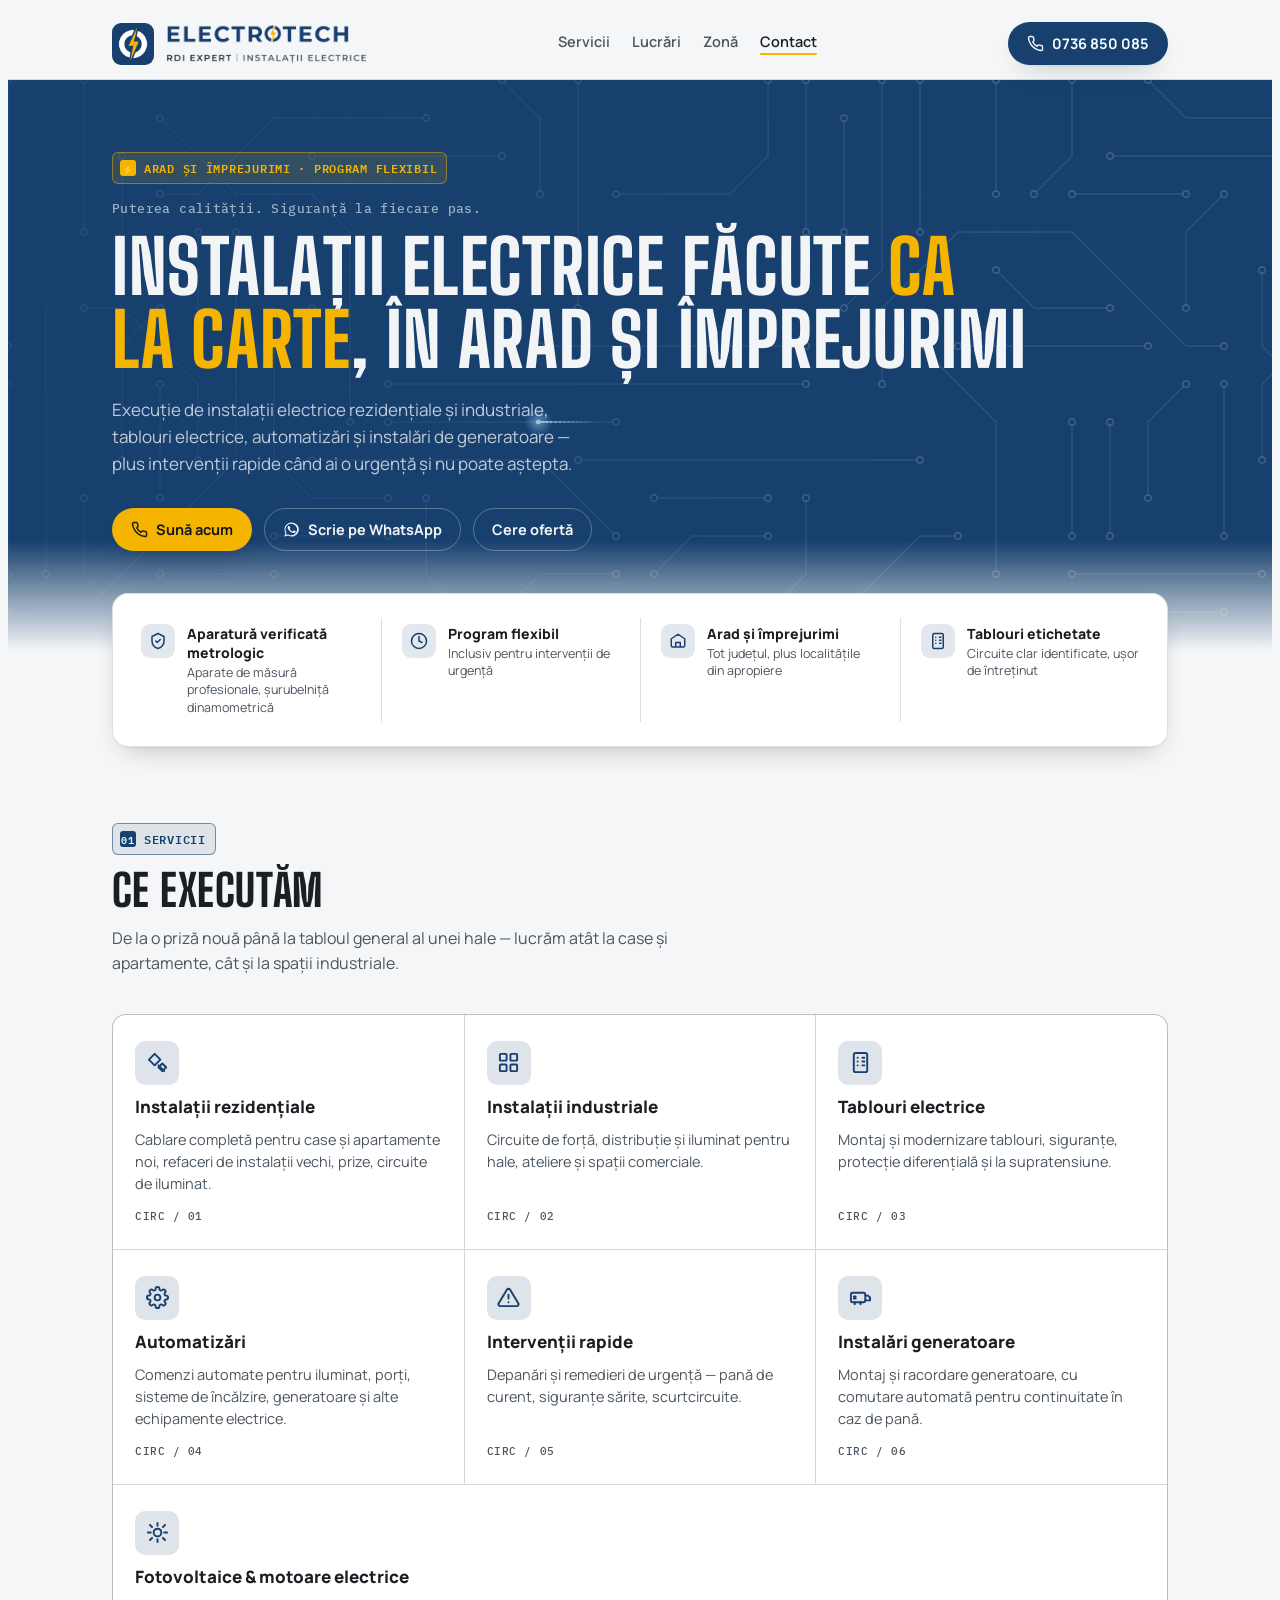
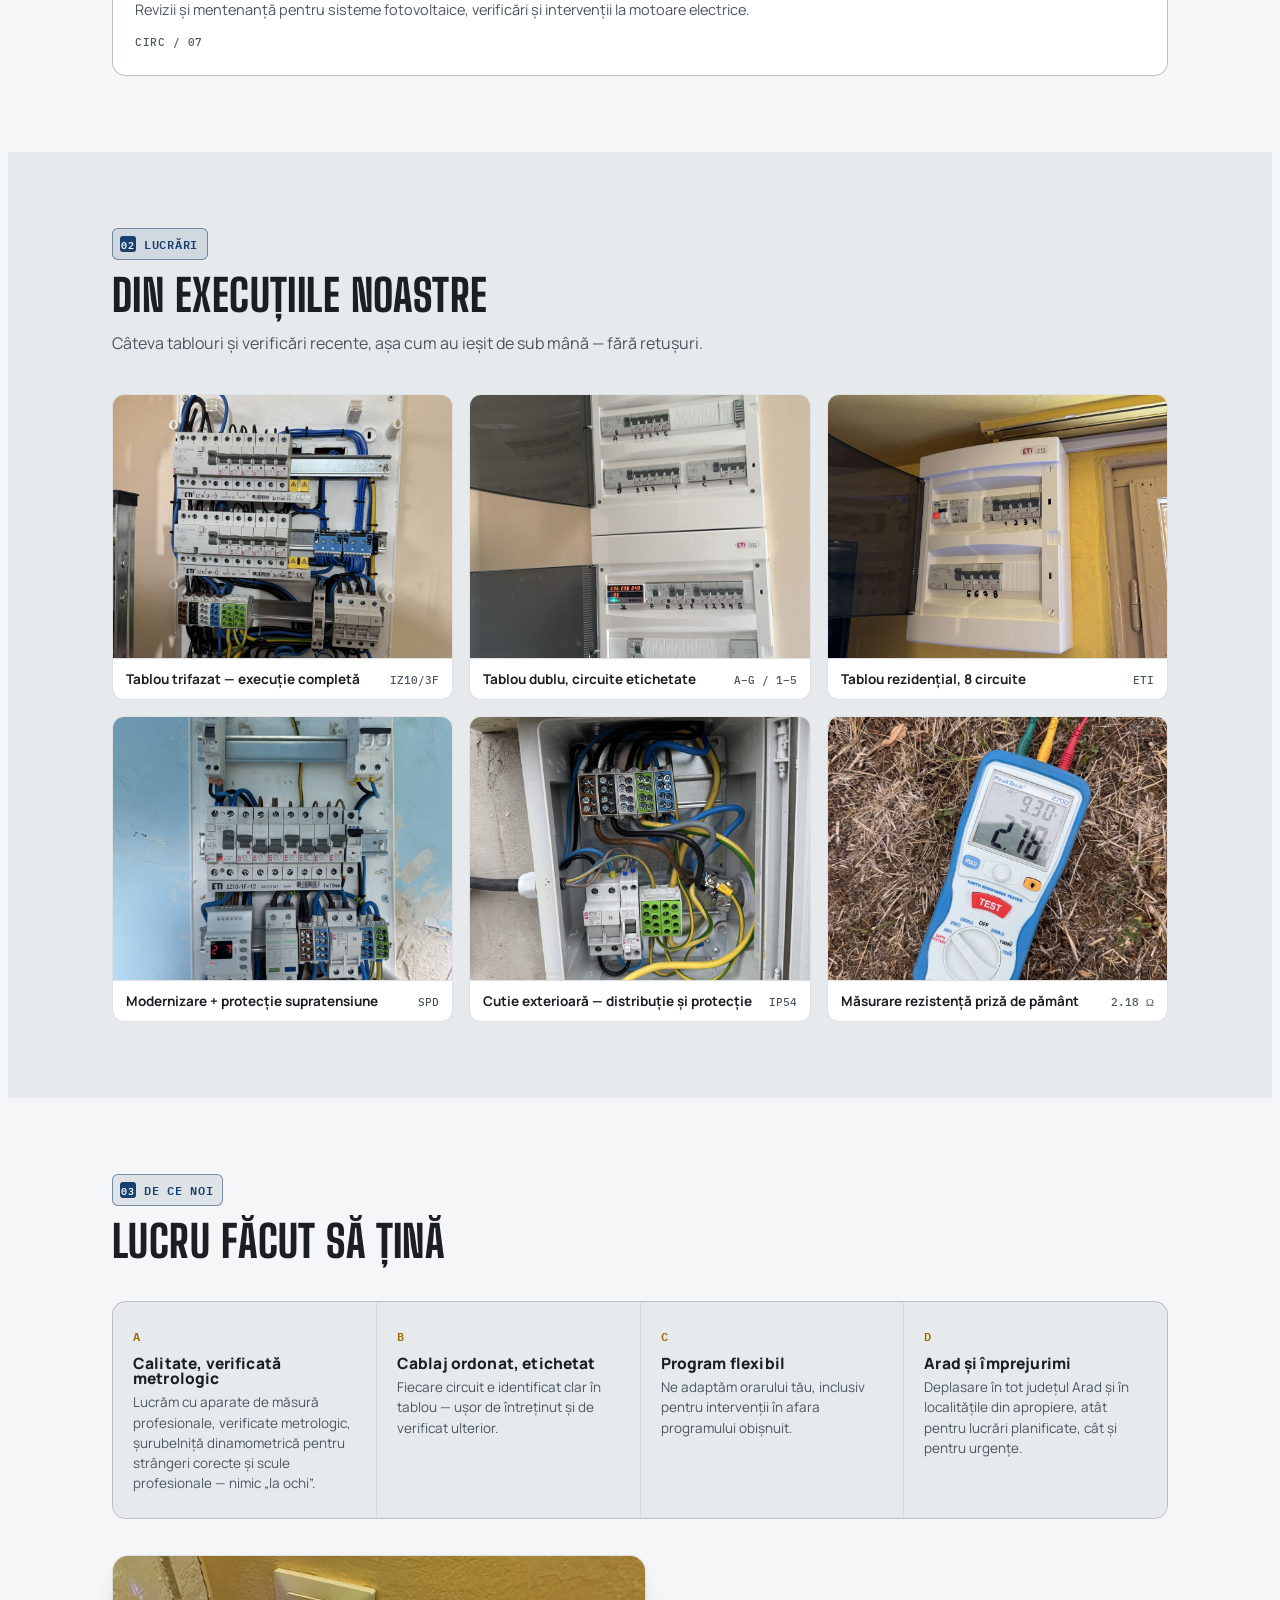
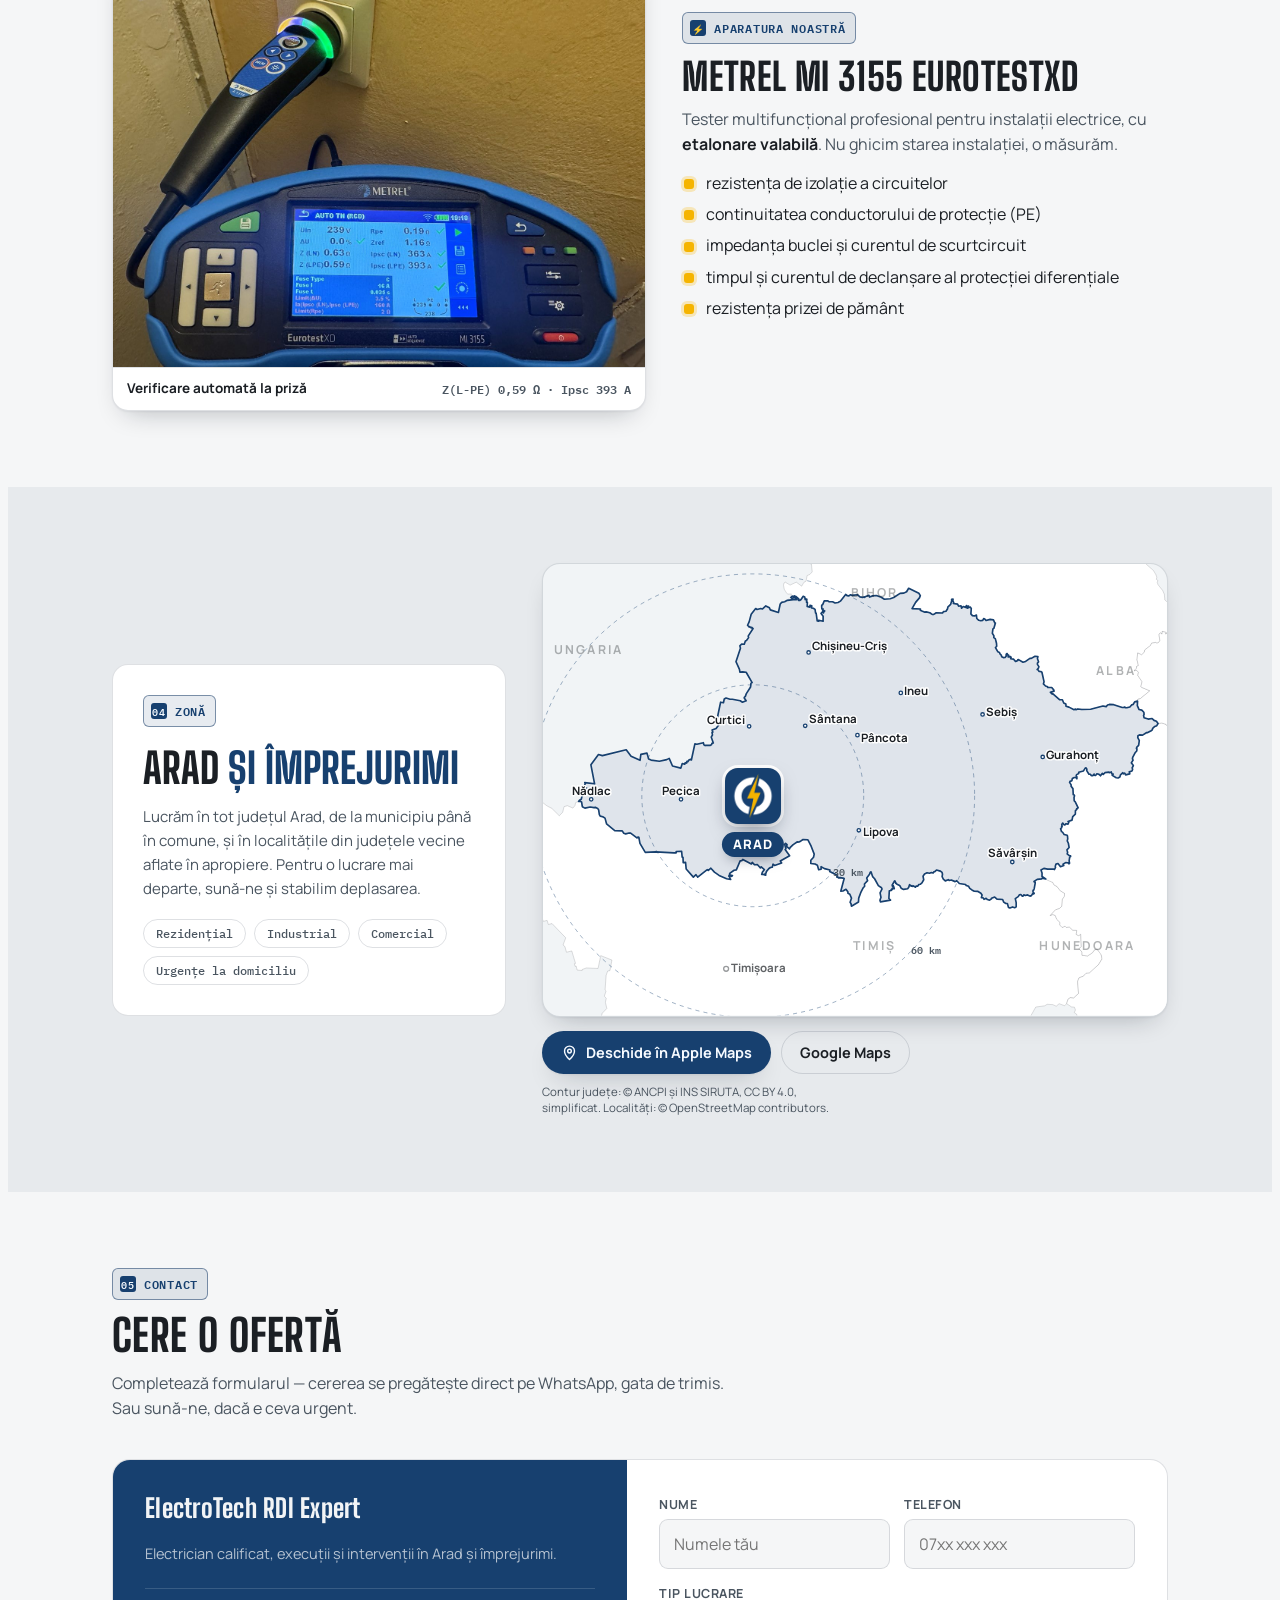
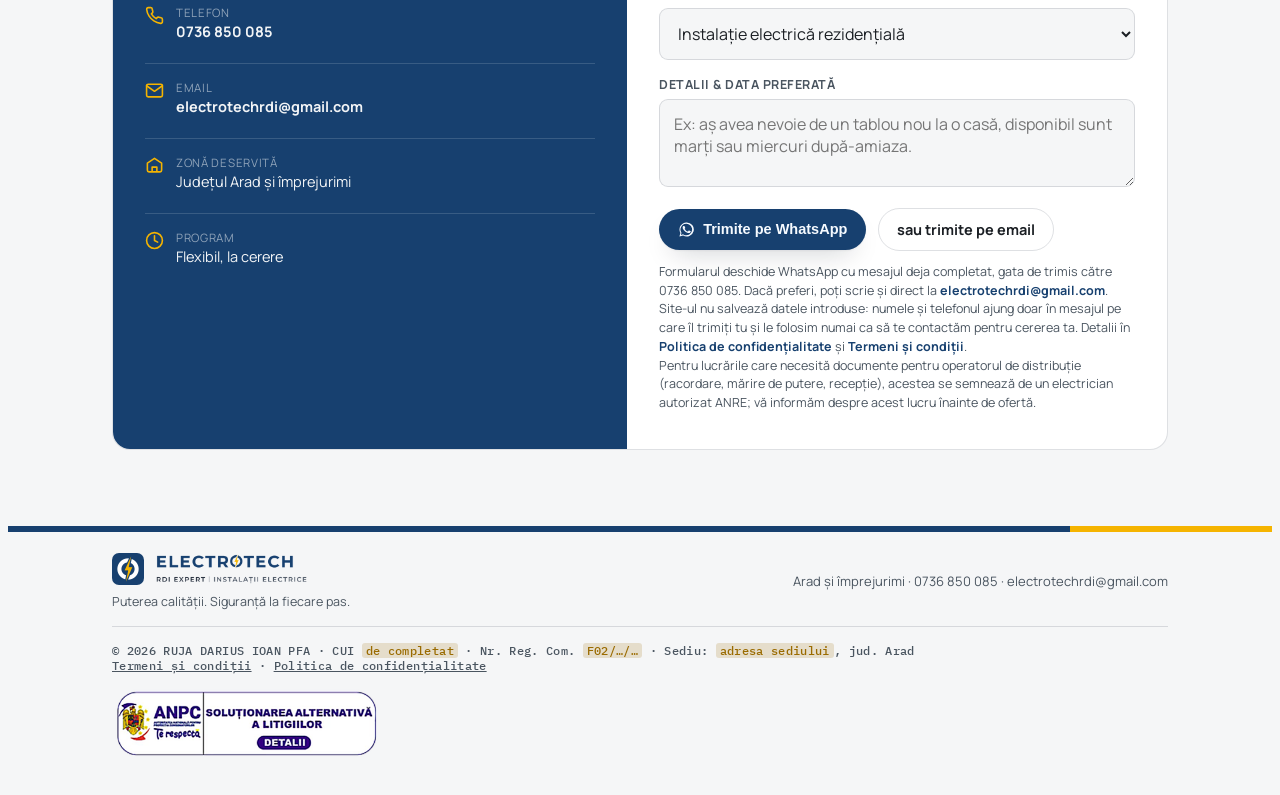
<file: index.html>
<!doctype html>
<html lang="ro">
<head>
<meta charset="utf-8">
<script>document.documentElement.classList.add("js")</script>
<meta name="viewport" content="width=device-width, initial-scale=1, viewport-fit=cover">
<title>ElectroTech RDI Expert</title>
<meta name="description" content="Electrician calificat în Arad și împrejurimi: instalații electrice rezidențiale și industriale, tablouri electrice, automatizări, generatoare și intervenții rapide. Sună la 0736 850 085.">
<meta name="theme-color" content="#17406f">
<meta property="og:type" content="website">
<meta property="og:locale" content="ro_RO">
<meta property="og:title" content="ElectroTech RDI Expert — electrician în Arad și împrejurimi">
<meta property="og:description" content="Instalații electrice, tablouri, automatizări, generatoare și intervenții rapide în județul Arad și împrejurimi.">
<!-- După ce ai domeniul, adaugă: <meta property="og:image" content="https://domeniul-tau.ro/images/panou2.jpg"> -->
<link rel="icon" type="image/png" href="images/favicon.png">
<link rel="apple-touch-icon" href="images/logo-mark.png">
<script type="application/ld+json">
{"@context":"https://schema.org","@type":"Electrician","name":"ElectroTech RDI Expert","legalName":"RUJA DARIUS IOAN PFA","slogan":"Puterea calității. Siguranță la fiecare pas.","telephone":"+40736850085","email":"electrotechrdi@gmail.com","areaServed":[{"@type":"AdministrativeArea","name":"Județul Arad"},{"@type":"Place","name":"Împrejurimile județului Arad"}],"address":{"@type":"PostalAddress","addressRegion":"Arad","addressCountry":"RO"}}
</script>
<link rel="stylesheet" href="fonts.css">
<style>
  :root{
    --ink:#1b1f24;
    --ink-soft:#4a5560;
    --paper:#f5f6f7;
    --surface:#ffffff;
    --surface-2:#e7eaed;
    --line:rgba(22,40,58,.14);
    --accent:#17406f;
    --accent-ink:#f6faff;
    --accent-2:#5c6670;
    --readout:#9a6b00;
    --shadow: 0 1px 2px rgba(10,20,30,.05), 0 12px 28px -14px rgba(10,20,30,.32);
    /* zone închise (hero + contact): aceleași în ambele teme */
    --hero-bg:#17406f;
    --hero-ink:#f2f4f6;
    --accent-hi:#f5b400;
    --brand-navy:#17406f;
    --brand-yellow:#f5b400;
  }
  @media (prefers-color-scheme: dark){
    :root:not([data-theme="light"]){
      --ink:#eef1f4;
      --ink-soft:#a7b1bb;
      --paper:#111418;
      --surface:#191d22;
      --surface-2:#232830;
      --line:rgba(238,241,244,.14);
      --accent:#5b9bce;
      --accent-ink:#0c1a26;
      --accent-2:#9aa4ad;
      --readout:#f5b400;
      --shadow: 0 1px 2px rgba(0,0,0,.3), 0 20px 40px -20px rgba(0,0,0,.6);
    }
  }
  :root[data-theme="dark"]{
    --ink:#eef1f4;
    --ink-soft:#a7b1bb;
    --paper:#111418;
    --surface:#191d22;
    --surface-2:#232830;
    --line:rgba(238,241,244,.14);
    --accent:#5b9bce;
    --accent-ink:#0c1a26;
    --accent-2:#9aa4ad;
    --readout:#f5b400;
    --shadow: 0 1px 2px rgba(0,0,0,.3), 0 20px 40px -20px rgba(0,0,0,.6);
  }

  *{box-sizing:border-box;}
  body{
    background:var(--paper);
    color:var(--ink);
    font-family:"Manrope",system-ui,-apple-system,"Segoe UI",sans-serif;
    padding-inline:0;
  }
  h1,h2,h3{
    font-family:"Big Shoulders Display",system-ui,sans-serif;
    font-weight:800;
    letter-spacing:.01em;
    text-transform:uppercase;
    text-wrap:balance;
    line-height:.98;
    margin:0;
  }
  a{color:inherit;}
  img{max-width:100%;display:block;}
  .mono{font-family:"IBM Plex Mono",ui-monospace,monospace;}
  .wrap{
    max-width:1120px;
    margin-inline:auto;
    padding-inline:20px;
  }
  @media (min-width:640px){ .wrap{padding-inline:32px;} }

  /* ---------- header ---------- */
  header.site{
    position:sticky;
    top:env(safe-area-inset-top,0px);
    z-index:40;
    background:color-mix(in srgb, var(--paper) 88%, transparent);
    backdrop-filter:blur(10px);
    border-bottom:1px solid var(--line);
  }
  .nav{
    display:flex;
    align-items:center;
    justify-content:space-between;
    gap:16px;
    padding-block:14px;
  }
  .brand{
    display:flex;
    align-items:center;
    gap:10px;
    font-family:"Big Shoulders Display";
    font-weight:800;
    text-transform:uppercase;
    font-size:19px;
    letter-spacing:.02em;
    white-space:nowrap;
  }
  .brand .mark{
    width:34px;height:34px;flex:none;
    border-radius:8px;
    background:var(--accent);
    color:var(--accent-ink);
    display:flex;align-items:center;justify-content:center;
  }
  .brand small{
    display:block;
    font-family:"IBM Plex Mono";
    font-weight:600;
    text-transform:none;
    letter-spacing:0;
    font-size:10.5px;
    color:var(--ink-soft);
    margin-top:1px;
  }
  nav.links{
    display:flex;
    gap:22px;
    font-weight:600;
    font-size:14.5px;
  }
  nav.links a{
    text-decoration:none;
    color:var(--ink-soft);
    border-bottom:2px solid transparent;
    padding-bottom:2px;
  }
  nav.links a:hover{color:var(--ink);border-color:var(--accent);}
  @media (max-width:820px){ nav.links{display:none;} }

  .btn{
    display:inline-flex;
    align-items:center;
    gap:8px;
    font-weight:700;
    font-size:14.5px;
    padding:11px 18px;
    border-radius:999px;
    border:1px solid transparent;
    cursor:pointer;
    text-decoration:none;
    white-space:nowrap;
    transition:transform .15s ease, box-shadow .15s ease;
  }
  .btn:active{transform:translateY(1px);}
  .btn-accent{background:var(--accent);color:var(--accent-ink);box-shadow:var(--shadow);}
  .btn-accent:hover{box-shadow:0 1px 2px rgba(10,20,30,.05), 0 16px 32px -14px rgba(22,71,110,.55);}
  .btn-ghost{background:transparent;border-color:var(--line);color:var(--ink);}
  .btn-ghost:hover{border-color:var(--accent);}
  .btn-line{background:transparent;border-color:currentColor;}
  .btn svg{width:17px;height:17px;flex:none;}

  /* ---------- eyebrow / breaker-label motif ---------- */
  .tag{
    display:inline-flex;
    align-items:center;
    gap:8px;
    font-family:"IBM Plex Mono";
    font-weight:600;
    font-size:12px;
    letter-spacing:.06em;
    text-transform:uppercase;
    color:var(--accent);
    border:1px solid color-mix(in srgb, var(--accent) 45%, var(--line));
    background:color-mix(in srgb, var(--accent) 10%, transparent);
    border-radius:6px;
    padding:5px 9px 5px 7px;
  }
  .tag .chip{
    width:16px;height:16px;border-radius:3px;
    background:var(--accent);color:var(--accent-ink);
    display:flex;align-items:center;justify-content:center;
    font-size:9.5px;font-weight:700;
  }

  section{padding-block:76px;}
  @media (max-width:640px){ section{padding-block:52px;} }
  @media (max-width:640px){
    body{ font-size:18px; }
    .brand{ font-size:19px; }
    .brand small{ font-size:12px; }
    .section-head{ gap:14px; margin-bottom:34px; }
    .section-head h2{ font-size:clamp(34px,10.5vw,42px); }
    .section-head p{ font-size:17px; line-height:1.6; }
    .hero-sub{ font-size:18px; line-height:1.65; }
    .brand-line{ font-size:13.5px; }
    .btn{ font-size:17px; padding:15px 22px; }
    .tag{ font-size:13.5px; padding:7px 12px 7px 9px; }
    .svc{ padding:26px 22px; gap:14px; }
    .svc h3{ font-size:19.5px; }
    .svc p{ font-size:16px; line-height:1.6; }
    .svc .code{ font-size:12px; }
    .why-item{ padding:24px 20px; }
    .why-item h3{ font-size:18px; }
    .why-item p{ font-size:15.5px; line-height:1.55; }
    .trust-card{ padding:24px 18px; }
    .trust-h{ font-size:16.5px; }
    .trust-p{ font-size:14.5px; line-height:1.5; }
    .gal-cap{ padding:14px 15px; }
    .gal-cap span:first-child{ font-size:15.5px; }
    .gal-cap span:last-child{ font-size:12px; }
    .zone-card{ padding:28px 24px; }
    .zone-card .big{ font-size:clamp(36px,11.5vw,44px); }
    .zone-list span{ font-size:13.5px; padding:8px 14px; }
    .contact-info, .contact-form{ padding:32px 24px; }
    .contact-info h3{ font-size:26px; }
    .contact-info p{ font-size:16px; }
    .info-row{ font-size:16px; gap:14px; }
    .info-row a{ font-size:17px; }
    .field label{ font-size:13.5px; }
    .field input, .field select, .field textarea{ padding:15px 16px; }
    .form-note{ font-size:13.5px; line-height:1.55; }
    footer{ font-size:14.5px; }
    .why-item .num{ font-size:13px; }
  }
  @media (max-width:480px){
    .nav{ gap:10px; }
    .brand{ font-size:15px; gap:8px; }
    .brand .mark{ width:30px; height:30px; }
    .brand small{ font-size:10px; }
    header.site .btn-accent{ padding:12px; }
    header.site .btn-accent .ph-text{ display:none; }
  }
  .section-head{
    display:flex;
    flex-direction:column;
    gap:14px;
    margin-bottom:38px;
    max-width:640px;
  }
  .section-head h2{font-size:clamp(30px,4.4vw,44px);}
  .section-head p{color:var(--ink-soft);font-size:16px;line-height:1.55;margin:0;}

  /* ---------- hero ---------- */
  .hero{
    position:relative;
    overflow:hidden;
    background:var(--hero-bg);
    color:var(--hero-ink);
    padding-block:72px 100px;
  }
  .hero::before{
    content:"";
    position:absolute; inset:0;
    opacity:.5;
    background-image:
      linear-gradient(color-mix(in srgb, var(--hero-ink) 7%, transparent) 1px, transparent 1px),
      linear-gradient(90deg, color-mix(in srgb, var(--hero-ink) 7%, transparent) 1px, transparent 1px);
    background-size:38px 38px;
    -webkit-mask-image:radial-gradient(ellipse 80% 60% at 30% 20%, black 40%, transparent 85%);
            mask-image:radial-gradient(ellipse 80% 60% at 30% 20%, black 40%, transparent 85%);
  }
  .hero::after{
    content:"";
    position:absolute;
    left:0; right:0; bottom:0;
    height:110px;
    background:linear-gradient(to bottom, transparent, var(--paper));
    pointer-events:none;
  }
  .hero-grid{
    position:relative;
    display:grid;
    grid-template-columns:1fr;
    gap:40px;
  }
  .brand-line{
    margin-top:16px;
    font-size:13px;
    letter-spacing:.03em;
    color:color-mix(in srgb, var(--hero-ink) 62%, transparent);
  }
  .hero h1{
    font-size:clamp(40px,6.6vw,74px);
    color:var(--hero-ink);
  }
  .hero h1 em{
    font-style:normal;
    color:var(--accent-hi);
  }
  .hero .tag{
    color:var(--accent-hi);
    border-color:color-mix(in srgb, var(--accent-hi) 45%, transparent);
    background:color-mix(in srgb, var(--accent-hi) 12%, transparent);
  }
  .hero .tag .chip{background:var(--accent-hi);color:#0c1a26;}
  .hero .btn-accent{background:var(--accent-hi);color:#0c1a26;}
  .hero .btn-ghost, .hero .btn-line{color:var(--hero-ink);border-color:color-mix(in srgb, var(--hero-ink) 30%, transparent);}
  .hero .btn-ghost:hover, .hero .btn-line:hover{border-color:var(--accent-hi);}
  .hero-sub{
    margin-top:20px;
    font-size:17px;
    line-height:1.6;
    max-width:46ch;
    color:color-mix(in srgb, var(--hero-ink) 78%, transparent);
  }
  .hero-cta{
    display:flex;
    flex-wrap:wrap;
    gap:12px;
    margin-top:30px;
  }
  .trust-card{
    position:relative;
    z-index:5;
    margin-top:-58px;
    background:var(--surface);
    border:1px solid var(--line);
    border-radius:16px;
    box-shadow:var(--shadow);
    padding:24px 8px;
    display:flex;
    flex-wrap:wrap;
  }
  .trust-item{
    flex:1 1 220px;
    display:flex;
    align-items:flex-start;
    gap:12px;
    padding:6px 20px;
    border-left:1px solid var(--line);
  }
  .trust-item:first-child{border-left:none;}
  @media (max-width:760px){
    .trust-item{border-left:none;border-top:1px solid var(--line);padding-top:16px;margin-top:10px;}
    .trust-item:first-child{border-top:none;padding-top:6px;margin-top:0;}
  }
  .trust-ico{
    flex:none;
    width:34px;height:34px;
    border-radius:9px;
    background:color-mix(in srgb, var(--accent) 12%, var(--surface));
    color:var(--accent);
    display:flex;align-items:center;justify-content:center;
  }
  .trust-ico svg{width:18px;height:18px;}
  .trust-h{font-weight:800;font-size:14px;}
  .trust-p{margin-top:2px;font-size:12.5px;color:var(--ink-soft);line-height:1.4;}

  /* ---------- services ---------- */
  .svc-grid{
    display:grid;
    grid-template-columns:repeat(3,1fr);
    gap:1px;
    background:var(--line);
    border:1px solid var(--line);
    border-radius:14px;
    overflow:hidden;
  }
  @media (max-width:820px){ .svc-grid{grid-template-columns:repeat(2,1fr);} }
  @media (max-width:520px){ .svc-grid{grid-template-columns:1fr;} }
  .svc{
    background:var(--surface);
    padding:26px 22px;
    display:flex;
    flex-direction:column;
    gap:14px;
  }
  .svc .ico{
    width:44px;height:44px;
    border-radius:10px;
    background:color-mix(in srgb, var(--accent) 14%, var(--surface));
    color:var(--accent);
    display:flex;align-items:center;justify-content:center;
  }
  .svc .ico svg{width:23px;height:23px;}
  .svc h3{
    text-transform:none;
    font-family:"Manrope";
    font-weight:800;
    font-size:17px;
    letter-spacing:0;
  }
  .svc p{margin:0;color:var(--ink-soft);font-size:14.5px;line-height:1.5;}
  .svc .code{
    margin-top:auto;
    font-family:"IBM Plex Mono";
    font-size:11px;
    color:var(--ink-soft);
    letter-spacing:.05em;
  }

  /* ---------- gallery ---------- */
  .gal-grid{
    display:grid;
    grid-template-columns:repeat(3,1fr);
    gap:16px;
  }
  @media (max-width:820px){ .gal-grid{grid-template-columns:repeat(2,1fr);} }
  @media (max-width:520px){ .gal-grid{grid-template-columns:1fr;} }
  .gal-card{
    position:relative;
    border-radius:12px;
    overflow:hidden;
    border:1px solid var(--line);
    background:var(--surface);
  }
  .gal-card img{
    width:100%;
    aspect-ratio:4/3.1;
    object-fit:cover;
    transition:transform .5s ease;
  }
  .gal-card:hover img{transform:scale(1.045);}
  .gal-cap{
    display:flex;
    align-items:baseline;
    justify-content:space-between;
    gap:10px;
    padding:11px 13px;
    border-top:1px solid var(--line);
  }
  .gal-cap span:first-child{font-weight:700;font-size:13.5px;}
  .gal-cap span:last-child{
    font-family:"IBM Plex Mono";
    font-size:11px;
    color:var(--ink-soft);
    white-space:nowrap;
  }

  /* ---------- why / trust ---------- */
  .why{
    display:grid;
    grid-template-columns:repeat(4,1fr);
    gap:1px;
    background:var(--line);
    border:1px solid var(--line);
    border-radius:14px;
    overflow:hidden;
  }
  @media (max-width:820px){ .why{grid-template-columns:repeat(2,1fr);} }
  .why-item{
    background:var(--surface-2);
    padding:24px 20px;
  }
  .why-item .num{
    font-family:"IBM Plex Mono";
    font-size:12px;
    color:var(--readout);
    font-weight:600;
  }
  .why-item h3{
    margin-top:10px;
    text-transform:none;
    font-family:"Manrope";
    font-weight:800;
    font-size:15.5px;
  }
  .why-item p{margin:6px 0 0;color:var(--ink-soft);font-size:13.5px;line-height:1.5;}

  /* ---------- zone ---------- */
  .zone{
    display:grid;
    grid-template-columns:1fr 1fr;
    gap:36px;
    align-items:center;
  }
  @media (max-width:820px){ .zone{grid-template-columns:1fr;} }
  .zone-card{
    background:var(--surface);
    border:1px solid var(--line);
    border-radius:16px;
    padding:30px;
  }
  .zone-card .big{
    font-family:"Big Shoulders Display";
    font-weight:800;
    font-size:clamp(30px,4vw,42px);
    text-transform:uppercase;
  }
  .zone-card .big em{font-style:normal;color:var(--accent);}
  .zone-list{
    display:flex;flex-wrap:wrap;gap:8px;
    margin-top:18px;
  }
  .zone-list span{
    font-family:"IBM Plex Mono";
    font-size:12px;
    border:1px solid var(--line);
    border-radius:999px;
    padding:6px 12px;
    color:var(--ink-soft);
  }
  .radar{
    aspect-ratio:1;
    border-radius:50%;
    border:1px dashed var(--line);
    position:relative;
    display:flex;align-items:center;justify-content:center;
    background:radial-gradient(circle, color-mix(in srgb, var(--accent) 10%, transparent), transparent 70%);
  }
  .radar .ring{
    position:absolute;border:1px solid var(--line);border-radius:50%;
  }
  .radar .r1{inset:14%;}
  .radar .r2{inset:32%;}
  .radar .r3{inset:50%;}
  .radar .center{
    position:relative;
    width:64px;height:64px;border-radius:50%;
    background:var(--accent);color:var(--accent-ink);
    display:flex;align-items:center;justify-content:center;
    box-shadow:var(--shadow);
  }
  .radar .center{width:84px;height:84px;overflow:hidden;border-radius:18px;}
  .radar .center img{width:100%;height:100%;display:block;}

  /* ---------- contact ---------- */
  .contact-wrap{
    display:grid;
    grid-template-columns:1fr 1.05fr;
    gap:0;
    border:1px solid var(--line);
    border-radius:18px;
    overflow:hidden;
    background:var(--surface);
  }
  @media (max-width:900px){ .contact-wrap{grid-template-columns:1fr;} }
  .contact-info{
    background:var(--hero-bg);
    color:var(--hero-ink);
    padding:36px 32px;
    display:flex;
    flex-direction:column;
    gap:22px;
  }
  .contact-info h3{
    text-transform:none;
    font-family:"Big Shoulders Display";
    font-weight:800;
    font-size:26px;
    color:var(--hero-ink);
  }
  .contact-info p{margin:0;color:color-mix(in srgb, var(--hero-ink) 72%, transparent);font-size:14.5px;line-height:1.55;}
  .info-row{
    display:flex;
    align-items:flex-start;
    gap:12px;
    font-size:14.5px;
    border-top:1px solid color-mix(in srgb, var(--hero-ink) 15%, transparent);
    padding-top:16px;
  }
  .info-row svg{width:19px;height:19px;flex:none;color:var(--accent-hi);margin-top:1px;}
  .info-row a{text-decoration:none;font-weight:700;}
  .foot-legal a{color:inherit;}
  .foot-legal .todo{background:color-mix(in srgb, var(--readout) 18%, transparent);color:var(--readout);padding:0 4px;border-radius:3px;}
  .info-row .lbl{display:block;font-size:11.5px;text-transform:uppercase;letter-spacing:.06em;color:color-mix(in srgb, var(--hero-ink) 55%, transparent);margin-bottom:2px;}

  .contact-form{padding:36px 32px;}
  .field{margin-bottom:16px;}
  .field label{
    display:block;
    font-size:12.5px;
    font-weight:700;
    text-transform:uppercase;
    letter-spacing:.04em;
    color:var(--ink-soft);
    margin-bottom:6px;
  }
  .field input, .field select, .field textarea{
    width:100%;
    font:inherit;
    font-size:16px;
    padding:13px 14px;
    border-radius:9px;
    border:1px solid var(--line);
    background:var(--paper);
    color:var(--ink);
  }
  .field input:focus, .field select:focus, .field textarea:focus{
    outline:2px solid var(--accent);
    outline-offset:1px;
  }
  .field-row{display:grid;grid-template-columns:1fr 1fr;gap:14px;}
  @media (max-width:480px){ .field-row{grid-template-columns:1fr;} }
  textarea{resize:vertical;min-height:88px;}
  .form-actions{display:flex;flex-wrap:wrap;gap:12px;align-items:center;margin-top:6px;}
  .form-note{font-size:12.5px;color:var(--ink-soft);margin-top:12px;line-height:1.5;}
  .form-note a{color:var(--accent);font-weight:700;text-decoration:none;}
  #sentNote{
    display:none;
    margin-top:14px;
    padding:12px 14px;
    border-radius:10px;
    background:color-mix(in srgb, var(--accent-2) 16%, transparent);
    border:1px solid color-mix(in srgb, var(--accent-2) 45%, var(--line));
    font-size:13.5px;
  }

  footer{
    border-top:1px solid var(--line);
    padding-block:26px calc(26px + env(safe-area-inset-bottom,0px));
    font-size:13px;
    color:var(--ink-soft);
  }
  .foot-wrap{
    display:flex;
    flex-wrap:wrap;
    gap:10px 22px;
    align-items:center;
    justify-content:space-between;
  }
  .foot-wrap .brand{font-size:15px;}
  .foot-legal{
    margin-top:16px;
    padding-top:16px;
    border-top:1px solid var(--line);
    font-family:"IBM Plex Mono";
    font-size:11.5px;
    letter-spacing:.03em;
    color:var(--ink-soft);
  }
  /* logo (din cartea de vizită) */
  .logo{display:flex;align-items:center;gap:12px;text-decoration:none;flex:none;}
  .logo-mark{width:42px;height:42px;flex:none;border-radius:9px;display:block;}
  .logo-text{height:40px;width:auto;display:block;}
  .logo-text.dk{display:none;}
  @media (prefers-color-scheme: dark){
    :root:not([data-theme="light"]) .logo-text.lt{display:none;}
    :root:not([data-theme="light"]) .logo-text.dk{display:block;}
  }
  :root[data-theme="dark"] .logo-text.lt{display:none;}
  :root[data-theme="dark"] .logo-text.dk{display:block;}
  .logo.sm .logo-mark{width:32px;height:32px;border-radius:7px;}
  .logo.sm .logo-text{height:30px;}
  @media (max-width:480px){
    .logo{gap:9px;}
    .logo-mark{width:34px;height:34px;border-radius:8px;}
    .logo-text{height:31px;}
  }
  /* paleta cărții de vizită: albastru #17406f + galben #f5b400 */
  .hero .btn-accent{background:var(--brand-yellow);color:#14181d;}
  .hero .btn-accent:hover{box-shadow:0 1px 2px rgba(0,0,0,.2), 0 16px 32px -14px rgba(245,180,0,.6);}
  .hero::before{opacity:.35;}
  footer{position:relative;}
  footer::before{content:"";position:absolute;left:0;right:0;top:-1px;height:6px;background:linear-gradient(90deg,var(--brand-navy) 0 84%,var(--brand-yellow) 84% 100%);}
  .anpc{margin-top:14px;display:flex;flex-wrap:wrap;gap:10px;}
  .anpc-sal{display:inline-flex;width:270px;max-width:100%;text-decoration:none;border-radius:10px;
    transition:transform .2s cubic-bezier(.2,.7,.2,1), box-shadow .25s ease;}
  .anpc-sal:hover{transform:translateY(-2px);box-shadow:0 10px 22px -12px rgba(10,20,40,.45);}
  .anpc-sal img{display:block;width:100%;height:auto;}
  .anpc-sal img + .anpc-fallback{display:none;}
  .anpc-fallback{flex:1;display:flex;flex-direction:column;justify-content:center;padding:0 14px;background:#0b3d91;color:#fff;font:700 15px/1.1 "Manrope",sans-serif;letter-spacing:.02em;}
  .anpc-fallback small{font-weight:500;font-size:11.5px;letter-spacing:0;margin-top:3px;opacity:.9;}
  .tool{display:grid;grid-template-columns:1.1fr 1fr;gap:36px;align-items:center;margin-top:36px;}
  @media (max-width:820px){ .tool{grid-template-columns:1fr;gap:24px;} }
  .tool-img{margin:0;border-radius:16px;overflow:hidden;border:1px solid var(--line);background:var(--surface);box-shadow:var(--shadow);}
  .tool-img img{width:100%;height:auto;display:block;}
  .tool-img figcaption{display:flex;justify-content:space-between;gap:10px;flex-wrap:wrap;padding:11px 14px;border-top:1px solid var(--line);font-size:13.5px;font-weight:700;}
  .tool-img figcaption .mono{font-weight:600;font-size:12px;color:var(--ink-soft);white-space:nowrap;}
  .tool-txt h3{font-size:clamp(28px,3.6vw,38px);margin-top:14px;}
  .tool-txt p{color:var(--ink-soft);line-height:1.6;margin:12px 0 0;}
  .tool-txt strong{color:var(--ink);}
  .tool-txt ul{margin:14px 0 0;padding:0;list-style:none;display:grid;gap:8px;}
  .tool-txt li{position:relative;padding-left:24px;line-height:1.45;}
  .tool-txt li::before{content:"";position:absolute;left:2px;top:.45em;width:10px;height:10px;border-radius:3px;background:var(--brand-yellow);box-shadow:0 0 0 3px color-mix(in srgb, var(--brand-yellow) 25%, transparent);}
  .tool-note{font-size:14px;}
  .hero-fx{position:absolute;inset:0;width:100%;height:100%;display:block;pointer-events:none;
    -webkit-mask-image:linear-gradient(100deg, rgba(0,0,0,.35) 0%, rgba(0,0,0,.55) 38%, #000 70%);
            mask-image:linear-gradient(100deg, rgba(0,0,0,.35) 0%, rgba(0,0,0,.55) 38%, #000 70%);}
  .hero .hero-grid{z-index:1;}
  .hero::before{opacity:.18;}
  @media (max-width:640px){ .hero-fx{opacity:.7;} }

  /* ---------- animații ---------- */
  .js .reveal{opacity:0;transform:translateY(22px);
    transition:opacity .7s cubic-bezier(.2,.7,.2,1) var(--d,0ms), transform .7s cubic-bezier(.2,.7,.2,1) var(--d,0ms);}
  .js .reveal.in{opacity:1;transform:none;}

  @keyframes heroIn{from{opacity:0;transform:translateY(20px);}to{opacity:1;transform:none;}}
  .js .hero-grid > div > *{animation:heroIn .8s cubic-bezier(.2,.7,.2,1) both;}
  .js .hero-grid > div > :nth-child(2){animation-delay:.08s;}
  .js .hero-grid > div > :nth-child(3){animation-delay:.16s;}
  .js .hero-grid > div > :nth-child(4){animation-delay:.26s;}
  .js .hero-grid > div > :nth-child(5){animation-delay:.36s;}

  header.site{transition:box-shadow .3s ease, background .3s ease;}
  header.site .nav{transition:padding .3s ease;}
  header.site.scrolled{box-shadow:0 8px 28px -16px rgba(10,20,30,.45);}
  header.site.scrolled .nav{padding-block:9px;}
  header.site::after{content:"";position:absolute;left:0;bottom:-1px;height:3px;width:100%;
    background:linear-gradient(90deg,var(--brand-navy),var(--brand-yellow));
    transform-origin:left;transform:scaleX(var(--p,0));}

  nav.links a{position:relative;border-bottom:none;padding-bottom:4px;transition:color .2s;}
  nav.links a::after{content:"";position:absolute;left:0;right:0;bottom:0;height:2px;border-radius:2px;
    background:var(--brand-yellow);transform:scaleX(0);transform-origin:left;transition:transform .28s cubic-bezier(.2,.7,.2,1);}
  nav.links a:hover::after, nav.links a.active::after{transform:scaleX(1);}
  nav.links a.active{color:var(--ink);}

  .btn{position:relative;overflow:hidden;isolation:isolate;
    transition:transform .2s cubic-bezier(.2,.7,.2,1), box-shadow .25s ease, background-color .25s ease, border-color .25s ease, color .25s ease;}
  .btn:hover{transform:translateY(-2px);}
  .btn:active{transform:translateY(0) scale(.97);}
  .btn-accent::after{content:"";position:absolute;inset:0;z-index:-1;pointer-events:none;
    background:linear-gradient(110deg,transparent 30%,rgba(255,255,255,.38) 50%,transparent 70%);
    transform:translateX(-120%);transition:transform .7s ease;}
  .btn-accent:hover::after{transform:translateX(120%);}
  .btn-ghost:hover, .btn-line:hover{background:color-mix(in srgb, currentColor 8%, transparent);}
  @keyframes wig{0%,100%{transform:rotate(0)}25%{transform:rotate(-14deg)}50%{transform:rotate(10deg)}75%{transform:rotate(-6deg)}}
  .btn:hover svg{animation:wig .55s ease;}
  .ripple{position:absolute;border-radius:50%;background:currentColor;opacity:.28;transform:scale(0);
    pointer-events:none;z-index:-1;animation:rip .65s ease-out forwards;}
  @keyframes rip{to{transform:scale(2.4);opacity:0;}}

  @keyframes ring{0%{box-shadow:0 0 0 0 rgba(245,180,0,.55);}70%{box-shadow:0 0 0 14px rgba(245,180,0,0);}100%{box-shadow:0 0 0 0 rgba(245,180,0,0);}}
  .hero .hero-cta .btn-accent{animation:ring 2.6s ease-out 1.2s infinite;}

  .svc{transition:background-color .3s ease;}
  .svc:hover{background:color-mix(in srgb, var(--accent) 5%, var(--surface));}
  .svc .ico{transition:background-color .3s ease, color .3s ease, transform .35s cubic-bezier(.2,.7,.2,1);}
  .svc:hover .ico{background:var(--brand-yellow);color:#14181d;transform:rotate(-8deg) scale(1.08);}
  .svc .code{transition:color .3s ease, letter-spacing .3s ease;}
  .svc:hover .code{color:var(--accent);letter-spacing:.09em;}

  .gal-card{transition:box-shadow .35s ease, border-color .35s ease;}
  .gal-card:hover{box-shadow:var(--shadow);border-color:color-mix(in srgb, var(--brand-yellow) 55%, var(--line));}

  .why-item{position:relative;}
  .why-item::before{content:"";position:absolute;left:0;top:0;height:3px;width:100%;background:var(--brand-yellow);
    transform:scaleX(0);transform-origin:left;transition:transform .45s cubic-bezier(.2,.7,.2,1);}
  .why-item:hover::before{transform:scaleX(1);}

  .tool-img img{transition:transform .8s cubic-bezier(.2,.7,.2,1);}
  .tool-img:hover img{transform:scale(1.035);}

  .trust-ico{transition:background-color .3s ease, color .3s ease, transform .35s ease;}
  .trust-item:hover .trust-ico{background:var(--brand-yellow);color:#14181d;transform:translateY(-2px);}

  .radar::after{content:"";position:absolute;border-radius:50%;border:2px solid var(--brand-yellow);inset:44%;opacity:0;
    animation:wave 3.2s ease-out infinite;}
  .radar::before{content:"";position:absolute;border-radius:50%;border:2px solid var(--accent);inset:44%;opacity:0;
    animation:wave 3.2s ease-out 1.6s infinite;}
  @keyframes wave{0%{inset:44%;opacity:.8;}100%{inset:0%;opacity:0;}}
  .radar .center{transition:transform .4s cubic-bezier(.2,.7,.2,1);}
  .radar:hover .center{transform:scale(1.08) rotate(-4deg);}

  .field input, .field select, .field textarea{transition:border-color .2s ease, box-shadow .2s ease, background-color .2s ease;}
  .field input:focus, .field select:focus, .field textarea:focus{border-color:var(--accent);
    box-shadow:0 0 0 4px color-mix(in srgb, var(--accent) 16%, transparent);}

  @media (prefers-reduced-motion: reduce){
    .js .reveal{opacity:1;transform:none;transition:none;}
    *, *::before, *::after{animation:none !important;transition:none !important;}
  }
  .section-head{align-items:flex-start;}
  .svc:last-child:nth-child(3n+1){grid-column:1 / -1;}
  .svc:last-child:nth-child(3n+2){grid-column:span 2;}
  @media (max-width:820px){
    .svc:last-child:nth-child(3n+1), .svc:last-child:nth-child(3n+2){grid-column:auto;}
    .svc:last-child:nth-child(2n+1){grid-column:1 / -1;}
  }
  @media (max-width:520px){ .svc:last-child:nth-child(2n+1){grid-column:auto;} }
  /* ---------- harta zonei ---------- */
  .zone{grid-template-columns:minmax(0,.85fr) minmax(0,1.35fr);}
  @media (max-width:900px){ .zone{grid-template-columns:1fr;} }
  .map{margin:0;}
  .map-frame{position:relative;border-radius:18px;overflow:hidden;border:1px solid var(--line);
    background:color-mix(in srgb, var(--accent) 6%, var(--surface));box-shadow:var(--shadow);}
  .map-svg{display:block;width:100%;height:auto;}
  .m-nb{fill:var(--surface);stroke:color-mix(in srgb, var(--ink) 18%, transparent);stroke-width:2;stroke-linejoin:round;}
  .m-ar{fill:color-mix(in srgb, var(--accent) 14%, var(--surface));stroke:var(--accent);stroke-width:4;stroke-linejoin:round;}
  .m-ring{fill:none;stroke:var(--accent);stroke-width:2.2;stroke-dasharray:10 10;opacity:.45;}
  .m-ringlbl{font:600 24px "IBM Plex Mono",monospace;fill:var(--ink-soft);}
  .m-cty{font:700 30px "Manrope",sans-serif;letter-spacing:.18em;fill:color-mix(in srgb, var(--ink) 34%, transparent);}
  .m-town circle{fill:var(--surface);stroke:var(--accent);stroke-width:3.2;}
  .m-town text{font:700 28px "Manrope",sans-serif;fill:var(--ink);paint-order:stroke;stroke:var(--surface);stroke-width:7px;stroke-linejoin:round;}
  .map-pin{position:absolute;width:56px;height:56px;transform:translate(-50%,-50%);}
  .map-pin img{position:relative;z-index:2;width:56px;height:56px;border-radius:13px;display:block;
    box-shadow:0 8px 20px -6px rgba(10,20,40,.55), 0 0 0 3px var(--surface);}
  .pin-pulse{position:absolute;inset:0;border-radius:16px;border:3px solid var(--brand-yellow);animation:pinp 2.4s ease-out infinite;}
  .pin-pulse.p2{animation-delay:1.2s;}
  @keyframes pinp{0%{transform:scale(1);opacity:.9;}100%{transform:scale(2.6);opacity:0;}}
  .pin-lbl{position:absolute;left:50%;top:calc(100% + 8px);transform:translateX(-50%);z-index:2;
    background:var(--brand-navy);color:#fff;font:800 13px/1 "Manrope",sans-serif;letter-spacing:.08em;text-transform:uppercase;
    padding:6px 11px;border-radius:999px;white-space:nowrap;box-shadow:0 6px 14px -6px rgba(10,20,40,.5);}
  .map figcaption{margin-top:14px;display:flex;flex-wrap:wrap;align-items:center;justify-content:space-between;gap:10px 16px;}
  .map-actions{display:flex;flex-wrap:wrap;gap:10px;}
  .map-credit{font-size:11.5px;color:var(--ink-soft);line-height:1.4;max-width:42ch;}
  @media (max-width:560px){
    .m-town text{font-size:40px;stroke-width:9px;}
    .m-cty{font-size:40px;}
    .m-ringlbl{font-size:34px;}
    .map-pin, .map-pin img{width:44px;height:44px;}
    .pin-lbl{font-size:11.5px;padding:5px 9px;}
  }
  @media (prefers-reduced-motion: reduce){ .pin-pulse{display:none;} }
  .m-ext circle{fill:var(--surface);stroke:color-mix(in srgb, var(--ink) 45%, transparent);stroke-width:3.2;}
  .m-ext text{fill:color-mix(in srgb, var(--ink) 70%, transparent);}
</style>
</head>
<body>


<header class="site">
  <div class="wrap nav">
    <a class="logo" href="#"><img class="logo-mark" src="images/logo-mark.png" alt="" width="42" height="42"><img class="logo-text lt" src="images/logo-text.png" alt="ElectroTech RDI Expert — instalații electrice" width="201" height="40"><img class="logo-text dk" src="images/logo-text-dark.png" alt="" aria-hidden="true" width="201" height="40"></a>
    <nav class="links">
      <a href="#servicii">Servicii</a>
      <a href="#lucrari">Lucrări</a>
      <a href="#zona">Zonă</a>
      <a href="#contact">Contact</a>
    </nav>
    <a class="btn btn-accent" href="tel:+40736850085" aria-label="Sună la 0736 850 085">
      <svg viewBox="0 0 24 24" fill="none" stroke="currentColor" stroke-width="2" stroke-linecap="round" stroke-linejoin="round"><path d="M22 16.92v3a2 2 0 0 1-2.18 2 19.79 19.79 0 0 1-8.63-3.07 19.5 19.5 0 0 1-6-6 19.79 19.79 0 0 1-3.07-8.67A2 2 0 0 1 4.11 2h3a2 2 0 0 1 2 1.72c.127.96.362 1.903.7 2.81a2 2 0 0 1-.45 2.11L8.09 9.91a16 16 0 0 0 6 6l1.27-1.27a2 2 0 0 1 2.11-.45c.907.338 1.85.573 2.81.7A2 2 0 0 1 22 16.92Z"/></svg>
      <span class="ph-text">0736 850 085</span>
    </a>
  </div>
</header>

<main>
  <section class="hero">
    <canvas class="hero-fx" aria-hidden="true"></canvas>
    <div class="wrap hero-grid">
      <div>
        <span class="tag"><span class="chip">⚡</span> Arad și împrejurimi · program flexibil</span>
        <div class="brand-line mono">Puterea calității. Siguranță la fiecare pas.</div>
        <h1 style="margin-top:14px;">Instalații electrice făcute <em>ca la carte</em>, în Arad și împrejurimi</h1>
        <p class="hero-sub">Execuție de instalații electrice rezidențiale și industriale, tablouri electrice, automatizări și instalări de generatoare — plus intervenții rapide când ai o urgență și nu poate aștepta.</p>
        <div class="hero-cta">
          <a class="btn btn-accent" href="tel:+40736850085">
            <svg viewBox="0 0 24 24" fill="none" stroke="currentColor" stroke-width="2" stroke-linecap="round" stroke-linejoin="round"><path d="M22 16.92v3a2 2 0 0 1-2.18 2 19.79 19.79 0 0 1-8.63-3.07 19.5 19.5 0 0 1-6-6 19.79 19.79 0 0 1-3.07-8.67A2 2 0 0 1 4.11 2h3a2 2 0 0 1 2 1.72c.127.96.362 1.903.7 2.81a2 2 0 0 1-.45 2.11L8.09 9.91a16 16 0 0 0 6 6l1.27-1.27a2 2 0 0 1 2.11-.45c.907.338 1.85.573 2.81.7A2 2 0 0 1 22 16.92Z"/></svg>
            Sună acum
          </a>
          <a class="btn btn-ghost" href="https://wa.me/40736850085?text=Bun%C4%83%20ziua%2C%20a%C8%99%20avea%20nevoie%20de%20o%20interven%C8%9Bie%20electric%C4%83." target="_blank" rel="noopener">
            <svg viewBox="0 0 24 24" fill="currentColor"><path d="M17.5 14.4c-.3-.1-1.7-.8-2-.9-.3-.1-.5-.1-.6.1-.2.3-.7.9-.9 1-.2.2-.3.2-.6.1-.3-.1-1.2-.4-2.3-1.4-.9-.8-1.4-1.7-1.6-2-.2-.3 0-.5.1-.6l.4-.5c.1-.1.2-.3.2-.4.1-.1 0-.3 0-.4l-.9-2.1c-.2-.5-.4-.4-.6-.4h-.5c-.2 0-.5.1-.7.3-.2.3-.9.9-.9 2.2s1 2.6 1.1 2.7c.1.2 2 3 4.7 4.2.7.3 1.2.5 1.6.6.7.2 1.3.2 1.8.1.5-.1 1.7-.7 2-1.4.2-.6.2-1.1.2-1.2 0-.1-.2-.2-.5-.3Z"/><path d="M12 2a10 10 0 0 0-8.6 15L2 22l5.2-1.4A10 10 0 1 0 12 2Zm0 18.2c-1.6 0-3.1-.4-4.5-1.2l-.3-.2-3.1.8.8-3-.2-.3A8.2 8.2 0 1 1 12 20.2Z"/></svg>
            Scrie pe WhatsApp
          </a>
          <a class="btn btn-line" href="#contact">Cere ofertă</a>
        </div>
      </div>
    </div>
  </section>

  <div class="wrap">
    <div class="trust-card">
      <div class="trust-item">
        <div class="trust-ico"><svg viewBox="0 0 24 24" fill="none" stroke="currentColor" stroke-width="2" stroke-linecap="round" stroke-linejoin="round"><path d="M12 2 4 6v6c0 5 3.4 8.6 8 10 4.6-1.4 8-5 8-10V6l-8-4Z"/><path d="m9 12 2 2 4-4"/></svg></div>
        <div><div class="trust-h">Aparatură verificată metrologic</div><div class="trust-p">Aparate de măsură profesionale, șurubelniță dinamometrică</div></div>
      </div>
      <div class="trust-item">
        <div class="trust-ico"><svg viewBox="0 0 24 24" fill="none" stroke="currentColor" stroke-width="2" stroke-linecap="round" stroke-linejoin="round"><path d="M12 6v6l4 2"/><circle cx="12" cy="12" r="10"/></svg></div>
        <div><div class="trust-h">Program flexibil</div><div class="trust-p">Inclusiv pentru intervenții de urgență</div></div>
      </div>
      <div class="trust-item">
        <div class="trust-ico"><svg viewBox="0 0 24 24" fill="none" stroke="currentColor" stroke-width="2" stroke-linecap="round" stroke-linejoin="round"><path d="M9 20H5a2 2 0 0 1-2-2V9l9-6 9 6v9a2 2 0 0 1-2 2h-4M9 20v-6h6v6M9 20h6"/></svg></div>
        <div><div class="trust-h">Arad și împrejurimi</div><div class="trust-p">Tot județul, plus localitățile din apropiere</div></div>
      </div>
      <div class="trust-item">
        <div class="trust-ico"><svg viewBox="0 0 24 24" fill="none" stroke="currentColor" stroke-width="2" stroke-linecap="round" stroke-linejoin="round"><rect x="5" y="2" width="14" height="20" rx="2"/><path d="M9 7h.01M9 11h.01M9 15h.01M14 7h2M14 11h2M14 15h2"/></svg></div>
        <div><div class="trust-h">Tablouri etichetate</div><div class="trust-p">Circuite clar identificate, ușor de întreținut</div></div>
      </div>
    </div>
  </div>

  <section id="servicii">
    <div class="wrap">
      <div class="section-head">
        <span class="tag"><span class="chip">01</span> Servicii</span>
        <h2>Ce executăm</h2>
        <p>De la o priză nouă până la tabloul general al unei hale — lucrăm atât la case și apartamente, cât și la spații industriale.</p>
      </div>
      <div class="svc-grid">
        <div class="svc">
          <div class="ico"><svg viewBox="0 0 24 24" fill="none" stroke="currentColor" stroke-width="2" stroke-linecap="round" stroke-linejoin="round"><path d="M3 9 9 3l6 6-6 6-6-6Z"/><path d="M13 15l6 6M17 13l4 4-4 4-4-4 4-4Z"/></svg></div>
          <h3>Instalații rezidențiale</h3>
          <p>Cablare completă pentru case și apartamente noi, refaceri de instalații vechi, prize, circuite de iluminat.</p>
          <span class="code">CIRC / 01</span>
        </div>
        <div class="svc">
          <div class="ico"><svg viewBox="0 0 24 24" fill="none" stroke="currentColor" stroke-width="2" stroke-linecap="round" stroke-linejoin="round"><rect x="3" y="3" width="7" height="7" rx="1"/><rect x="14" y="3" width="7" height="7" rx="1"/><rect x="3" y="14" width="7" height="7" rx="1"/><rect x="14" y="14" width="7" height="7" rx="1"/></svg></div>
          <h3>Instalații industriale</h3>
          <p>Circuite de forță, distribuție și iluminat pentru hale, ateliere și spații comerciale.</p>
          <span class="code">CIRC / 02</span>
        </div>
        <div class="svc">
          <div class="ico"><svg viewBox="0 0 24 24" fill="none" stroke="currentColor" stroke-width="2" stroke-linecap="round" stroke-linejoin="round"><rect x="5" y="2" width="14" height="20" rx="2"/><path d="M9 7h.01M9 11h.01M9 15h.01M14 7h2M14 11h2M14 15h2"/></svg></div>
          <h3>Tablouri electrice</h3>
          <p>Montaj și modernizare tablouri, siguranțe, protecție diferențială și la supratensiune.</p>
          <span class="code">CIRC / 03</span>
        </div>
        <div class="svc">
          <div class="ico"><svg viewBox="0 0 24 24" fill="none" stroke="currentColor" stroke-width="2" stroke-linecap="round" stroke-linejoin="round"><circle cx="12" cy="12" r="3"/><path d="M19.4 15a1.7 1.7 0 0 0 .34 1.87l.06.06a2 2 0 1 1-2.83 2.83l-.06-.06a1.7 1.7 0 0 0-1.87-.34 1.7 1.7 0 0 0-1.04 1.56V21a2 2 0 0 1-4 0v-.09A1.7 1.7 0 0 0 9 19.35a1.7 1.7 0 0 0-1.87.34l-.06.06a2 2 0 1 1-2.83-2.83l.06-.06A1.7 1.7 0 0 0 4.65 15a1.7 1.7 0 0 0-1.56-1.04H3a2 2 0 0 1 0-4h.09A1.7 1.7 0 0 0 4.65 9a1.7 1.7 0 0 0-.34-1.87l-.06-.06a2 2 0 1 1 2.83-2.83l.06.06A1.7 1.7 0 0 0 9 4.65a1.7 1.7 0 0 0 1.04-1.56V3a2 2 0 0 1 4 0v.09A1.7 1.7 0 0 0 15 4.65a1.7 1.7 0 0 0 1.87-.34l.06-.06a2 2 0 1 1 2.83 2.83l-.06.06A1.7 1.7 0 0 0 19.35 9a1.7 1.7 0 0 0 1.56 1.04H21a2 2 0 0 1 0 4h-.09A1.7 1.7 0 0 0 19.4 15Z"/></svg></div>
          <h3>Automatizări</h3>
          <p>Comenzi automate pentru iluminat, porți, sisteme de încălzire, generatoare și alte echipamente electrice.</p>
          <span class="code">CIRC / 04</span>
        </div>
        <div class="svc">
          <div class="ico"><svg viewBox="0 0 24 24" fill="none" stroke="currentColor" stroke-width="2" stroke-linecap="round" stroke-linejoin="round"><path d="M10.29 3.86 1.82 18a2 2 0 0 0 1.71 3h16.94a2 2 0 0 0 1.71-3L13.71 3.86a2 2 0 0 0-3.42 0Z"/><path d="M12 9v4M12 17h.01"/></svg></div>
          <h3>Intervenții rapide</h3>
          <p>Depanări și remedieri de urgență — pană de curent, siguranțe sărite, scurtcircuite.</p>
          <span class="code">CIRC / 05</span>
        </div>
        <div class="svc">
          <div class="ico"><svg viewBox="0 0 24 24" fill="none" stroke="currentColor" stroke-width="2" stroke-linecap="round" stroke-linejoin="round"><rect x="2" y="7" width="15" height="10" rx="1.5"/><path d="M17 10h2.5l2.5 2v3h-5M6 17v2M12 17v2M5 11h2M5 13h2"/></svg></div>
          <h3>Instalări generatoare</h3>
          <p>Montaj și racordare generatoare, cu comutare automată pentru continuitate în caz de pană.</p>
          <span class="code">CIRC / 06</span>
        </div>
        <div class="svc">
          <div class="ico"><svg viewBox="0 0 24 24" fill="none" stroke="currentColor" stroke-width="2" stroke-linecap="round" stroke-linejoin="round"><path d="M12 2v3M12 19v3M4.2 4.2l2.1 2.1M17.7 17.7l2.1 2.1M2 12h3M19 12h3M4.2 19.8l2.1-2.1M17.7 6.3l2.1-2.1"/><circle cx="12" cy="12" r="4"/></svg></div>
          <h3>Fotovoltaice &amp; motoare electrice</h3>
          <p>Revizii și mentenanță pentru sisteme fotovoltaice, verificări și intervenții la motoare electrice.</p>
          <span class="code">CIRC / 07</span>
        </div>
      </div>
    </div>
  </section>

  <section id="lucrari" style="background:var(--surface-2);">
    <div class="wrap">
      <div class="section-head">
        <span class="tag"><span class="chip">02</span> Lucrări</span>
        <h2>Din execuțiile noastre</h2>
        <p>Câteva tablouri și verificări recente, așa cum au ieșit de sub mână — fără retușuri.</p>
      </div>
      <div class="gal-grid">
        <div class="gal-card">
          <img src="images/panou2.jpg" alt="Tablou electric trifazat, execuție completă" loading="lazy">
          <div class="gal-cap"><span>Tablou trifazat — execuție completă</span><span>IZ10/3F</span></div>
        </div>
        <div class="gal-card">
          <img src="images/tablou-vertical.jpg" alt="Tablou electric dublu cu circuite etichetate" loading="lazy">
          <div class="gal-cap"><span>Tablou dublu, circuite etichetate</span><span>A–G / 1–5</span></div>
        </div>
        <div class="gal-card">
          <img src="images/panou4.jpg" alt="Tablou electric rezidențial cu circuite numerotate" loading="lazy">
          <div class="gal-cap"><span>Tablou rezidențial, 8 circuite</span><span>ETI</span></div>
        </div>
        <div class="gal-card">
          <img src="images/panou3.jpg" alt="Modernizare tablou și protecție la supratensiune" loading="lazy">
          <div class="gal-cap"><span>Modernizare + protecție supratensiune</span><span>SPD</span></div>
        </div>
        <div class="gal-card">
          <img src="images/panou1.jpg" alt="Cutie electrică exterioară cu blocuri de distribuție" loading="lazy">
          <div class="gal-cap"><span>Cutie exterioară — distribuție și protecție</span><span>IP54</span></div>
        </div>
        <div class="gal-card">
          <img src="images/masuratori.jpg" alt="Măsurarea rezistenței prizei de pământ" loading="lazy">
          <div class="gal-cap"><span>Măsurare rezistență priză de pământ</span><span class="mono">2.18 Ω</span></div>
        </div>
      </div>
    </div>
  </section>

  <section>
    <div class="wrap">
      <div class="section-head">
        <span class="tag"><span class="chip">03</span> De ce noi</span>
        <h2>Lucru făcut să țină</h2>
      </div>
      <div class="why">
        <div class="why-item">
          <div class="num mono">A</div>
          <h3>Calitate, verificată metrologic</h3>
          <p>Lucrăm cu aparate de măsură profesionale, verificate metrologic, șurubelniță dinamometrică pentru strângeri corecte și scule profesionale — nimic „la ochi”.</p>
        </div>
        <div class="why-item">
          <div class="num mono">B</div>
          <h3>Cablaj ordonat, etichetat</h3>
          <p>Fiecare circuit e identificat clar în tablou — ușor de întreținut și de verificat ulterior.</p>
        </div>
        <div class="why-item">
          <div class="num mono">C</div>
          <h3>Program flexibil</h3>
          <p>Ne adaptăm orarului tău, inclusiv pentru intervenții în afara programului obișnuit.</p>
        </div>
        <div class="why-item">
          <div class="num mono">D</div>
          <h3>Arad și împrejurimi</h3>
          <p>Deplasare în tot județul Arad și în localitățile din apropiere, atât pentru lucrări planificate, cât și pentru urgențe.</p>
        </div>
      </div>
      <div class="tool">
        <figure class="tool-img">
          <img src="images/metrel-mi3155.jpg" alt="Tester Metrel MI 3155 EurotestXD conectat la o priză, afișând rezultatele unei verificări automate" loading="lazy" width="1400" height="1083">
          <figcaption><span>Verificare automată la priză</span><span class="mono">Z(L-PE) 0,59 Ω · Ipsc 393 A</span></figcaption>
        </figure>
        <div class="tool-txt">
          <span class="tag"><span class="chip">⚡</span> Aparatura noastră</span>
          <h3>Metrel MI 3155 EurotestXD</h3>
          <p>Tester multifuncțional profesional pentru instalații electrice, cu <strong>etalonare valabilă</strong>. Nu ghicim starea instalației, o măsurăm.</p>
          <ul>
            <li>rezistența de izolație a circuitelor</li>
            <li>continuitatea conductorului de protecție (PE)</li>
            <li>impedanța buclei și curentul de scurtcircuit</li>
            <li>timpul și curentul de declanșare al protecției diferențiale</li>
            <li>rezistența prizei de pământ</li>
          </ul>
          <p class="tool-note">Valorile măsurate le primești într-un raport scris, cu caracter informativ.</p>
        </div>
      </div>
    </div>
  </section>

  <section id="zona" style="background:var(--surface-2);">
    <div class="wrap zone">
      <div class="zone-card">
        <span class="tag"><span class="chip">04</span> Zonă</span>
        <div class="big" style="margin-top:16px;">Arad <em>și împrejurimi</em></div>
        <p style="color:var(--ink-soft);margin-top:12px;font-size:15px;line-height:1.6;">
          Lucrăm în tot județul Arad, de la municipiu până în comune, și în localitățile din județele vecine aflate în apropiere. Pentru o lucrare mai departe, sună-ne și stabilim deplasarea.
        </p>
        <div class="zone-list">
          <span>Rezidențial</span>
          <span>Industrial</span>
          <span>Comercial</span>
          <span>Urgențe la domiciliu</span>
        </div>
      </div>
      <figure class="map">
        <div class="map-frame">
          <svg class="map-svg" viewBox="0 0 1520 1100" role="img" aria-labelledby="mapT mapD" xmlns="http://www.w3.org/2000/svg"><title id="mapT">Harta zonei deservite: județul Arad și împrejurimi</title><desc id="mapD">Conturul județului Arad cu principalele orașe și logo-ul ElectroTech în municipiul Arad; cercurile arată distanțe de 30 și 60 km.</desc><defs><clipPath id="mapClip"><rect width="100%" height="100%" rx="0"/></clipPath><radialGradient id="aradGlow"><stop offset="0" stop-color="#f5b400" stop-opacity=".35"/><stop offset="1" stop-color="#f5b400" stop-opacity="0"/></radialGradient></defs><g clip-path="url(#mapClip)"><path class="m-nb" d="M883.8,-470.4L883.0,-480.2L875.2,-483.8L878.6,-499.2L889.4,-519.5L892.6,-523.5L898.2,-524.9L903.6,-532.1L903.8,-537.9L897.3,-544.1L897.3,-547.4L902.4,-549.8L909.3,-576.3L926.9,-601.5L929.6,-613.6L939.5,-627.7L938.6,-633.0L948.6,-634.6L954.5,-641.3L966.2,-638.3L974.5,-641.5L979.5,-637.5L989.4,-635.8L1005.1,-671.7L1005.4,-676.1L1001.6,-682.7L1005.5,-687.5L999.0,-702.4L1003.7,-711.0L995.6,-714.6L986.2,-735.9L989.8,-761.4L997.7,-779.9L1012.5,-799.8L1023.6,-789.0L1030.4,-798.1L1019.3,-808.5L1035.8,-822.4L1045.8,-818.2L1053.7,-832.8L1060.7,-835.9L1070.3,-849.4L1069.6,-858.1L1077.4,-858.1L1083.8,-854.2L1099.2,-851.7L1106.0,-860.1L1119.5,-859.2L1124.3,-856.5L1128.6,-845.9L1136.0,-846.5L1140.0,-842.1L1144.2,-825.3L1149.7,-827.6L1153.1,-823.8L1158.4,-826.9L1161.4,-824.4L1158.6,-820.9L1161.8,-815.0L1157.7,-799.9L1178.2,-795.0L1180.9,-800.7L1182.0,-799.2L1183.0,-783.5L1185.3,-779.7L1178.7,-775.8L1182.9,-769.4L1180.1,-767.2L1195.2,-761.0L1206.6,-759.4L1216.6,-750.9L1216.5,-725.6L1219.2,-716.4L1216.7,-715.7L1224.3,-694.2L1230.1,-688.2L1244.7,-687.2L1262.5,-694.0L1263.6,-690.5L1272.2,-692.1L1278.4,-682.0L1286.5,-688.4L1298.4,-692.0L1308.5,-681.3L1320.4,-685.2L1328.8,-683.6L1327.8,-677.5L1332.5,-677.7L1336.1,-683.3L1348.0,-676.8L1347.7,-659.3L1361.7,-661.1L1372.1,-651.9L1373.8,-643.4L1367.7,-640.2L1379.9,-626.4L1378.6,-621.8L1375.9,-623.0L1374.9,-617.2L1385.3,-617.8L1393.3,-607.7L1402.5,-602.1L1404.4,-594.8L1401.1,-588.0L1392.0,-585.7L1386.8,-587.3L1389.0,-585.7L1388.1,-583.0L1379.0,-568.2L1382.2,-561.2L1378.3,-560.6L1374.7,-565.8L1372.4,-563.8L1368.6,-567.2L1359.5,-558.3L1363.2,-552.8L1360.8,-551.6L1363.4,-541.7L1359.0,-540.9L1358.9,-529.3L1362.8,-532.5L1368.4,-524.6L1362.0,-520.7L1366.8,-521.2L1366.1,-514.1L1368.8,-511.9L1365.6,-511.2L1354.1,-493.9L1346.1,-495.0L1338.1,-492.7L1338.4,-486.1L1334.1,-479.6L1341.7,-468.2L1337.4,-467.0L1332.1,-474.8L1330.7,-469.3L1334.1,-455.1L1327.9,-448.7L1321.9,-446.8L1331.2,-433.3L1332.2,-425.7L1342.0,-424.5L1348.2,-429.2L1353.9,-421.6L1349.8,-409.9L1355.1,-406.8L1360.1,-409.7L1362.3,-405.4L1360.9,-404.0L1364.0,-403.2L1357.1,-400.0L1357.0,-395.3L1363.3,-394.5L1365.2,-384.9L1372.6,-386.3L1372.6,-381.8L1365.8,-376.2L1356.2,-375.4L1347.3,-369.9L1346.3,-372.0L1336.4,-369.2L1352.2,-359.7L1357.8,-348.0L1374.1,-342.4L1377.2,-336.2L1389.8,-328.2L1390.3,-323.3L1396.0,-324.2L1409.6,-320.4L1417.1,-315.4L1429.2,-317.2L1442.1,-310.1L1445.4,-312.2L1455.6,-311.4L1458.3,-306.6L1458.4,-293.4L1463.3,-290.5L1465.8,-277.6L1471.3,-270.7L1484.2,-267.5L1474.5,-254.8L1466.6,-250.6L1462.0,-240.9L1447.3,-230.9L1449.6,-222.0L1448.7,-215.3L1444.6,-210.2L1450.7,-209.0L1450.2,-205.0L1454.5,-198.9L1463.3,-198.8L1476.6,-193.4L1482.2,-182.8L1489.0,-178.4L1490.1,-175.0L1498.3,-172.0L1517.0,-170.7L1516.3,-162.4L1519.2,-157.0L1506.7,-138.3L1502.2,-136.4L1496.2,-117.3L1496.1,-107.9L1487.4,-93.6L1482.9,-75.9L1477.7,-74.9L1474.2,-70.9L1472.2,-72.8L1467.6,-65.6L1435.7,-65.2L1421.4,-59.5L1426.0,-53.5L1432.9,-52.4L1473.8,-23.4L1474.7,-13.0L1470.4,1.2L1487.3,16.0L1492.9,25.6L1495.4,31.9L1494.3,37.4L1497.9,40.2L1496.5,45.2L1498.5,50.7L1509.5,64.3L1513.7,73.6L1514.9,87.6L1529.3,100.4L1525.6,112.9L1547.3,101.4L1541.8,107.3L1541.1,112.8L1534.9,122.3L1539.0,129.5L1538.1,149.4L1545.6,155.3L1543.8,164.3L1545.8,170.3L1524.0,173.8L1521.8,168.4L1516.1,170.7L1518.3,166.9L1508.7,164.2L1508.2,170.9L1504.6,168.0L1500.7,170.9L1502.9,187.0L1500.1,190.8L1495.8,193.2L1492.7,191.1L1482.7,193.0L1479.9,198.8L1466.0,209.4L1464.9,215.1L1458.4,221.3L1448.8,216.7L1447.2,233.4L1450.6,247.5L1446.0,249.7L1445.8,254.4L1439.7,260.2L1446.0,258.8L1450.7,263.6L1449.1,271.4L1459.5,286.7L1456.6,298.4L1458.0,300.3L1478.5,309.0L1455.2,328.0L1450.1,328.8L1447.2,331.3L1448.5,334.1L1441.5,335.8L1429.7,348.5L1411.2,349.7L1390.4,342.7L1379.8,342.1L1372.0,347.5L1364.1,346.0L1334.1,353.9L1302.9,353.1L1293.7,354.9L1274.1,346.6L1273.8,341.2L1268.6,338.6L1265.3,330.8L1258.3,330.3L1237.0,313.6L1245.0,309.7L1239.4,300.8L1229.8,301.0L1219.1,292.2L1220.6,286.7L1215.5,263.8L1203.9,257.1L1208.1,250.1L1204.5,244.5L1207.3,238.4L1204.6,230.6L1205.7,225.4L1198.6,224.9L1169.3,239.2L1158.5,232.9L1151.1,237.6L1146.1,231.6L1139.3,230.9L1139.3,225.7L1133.3,226.2L1134.5,222.1L1130.7,218.1L1125.7,227.9L1118.2,226.7L1102.3,203.6L1105.3,200.5L1104.8,193.1L1101.9,181.8L1098.1,179.2L1098.6,175.2L1094.7,168.8L1096.1,158.1L1098.5,156.6L1102.2,143.7L1097.4,136.1L1089.1,134.9L1079.3,137.6L1073.6,132.8L1071.3,137.3L1061.7,137.2L1056.8,132.8L1055.9,124.4L1046.1,125.7L1042.4,121.6L1043.4,108.4L1040.8,105.0L1033.3,107.9L1036.7,102.3L1031.8,103.2L1031.5,101.2L1030.1,105.7L1023.6,103.7L1019.8,107.8L1018.3,101.8L1012.5,102.9L1010.0,97.9L999.7,96.2L999.0,85.7L995.4,85.8L993.0,98.4L986.2,104.9L981.8,115.1L975.5,116.1L973.4,119.3L958.1,118.7L948.1,122.9L942.4,118.7L923.1,114.3L919.2,112.5L919.5,109.5L899.1,108.8L919.2,77.0L915.7,71.4L890.8,59.1L882.5,69.3L869.9,71.6L849.5,84.0L839.3,85.3L831.7,85.8L812.0,76.7L795.5,80.5L794.1,76.4L783.5,81.5L778.5,81.4L772.1,80.2L766.0,74.8L749.6,75.1L745.1,77.5L737.3,74.2L724.5,90.5L718.8,93.8L711.5,95.1L705.5,91.9L685.2,89.8L678.9,104.1L679.3,109.5L682.5,109.5L681.4,112.1L686.2,114.3L681.2,114.9L683.4,119.1L681.3,116.5L677.4,120.4L682.5,127.1L682.4,139.5L671.6,136.9L672.0,139.2L668.0,138.6L662.8,110.7L654.2,107.1L654.8,101.9L650.4,100.9L650.2,105.0L643.6,103.3L642.7,86.1L638.7,86.8L637.6,80.3L633.9,78.7L625.2,88.9L622.5,88.5L623.0,84.9L615.9,79.2L607.4,78.1L603.8,81.8L608.0,84.8L611.2,81.0L617.5,87.2L595.2,88.5L604.3,79.1L605.0,72.8L596.1,73.5L592.5,69.2L587.8,61.6L585.8,51.3L587.3,46.1L590.3,44.3L601.9,51.4L617.0,44.3L630.2,54.0L635.8,44.4L640.9,41.9L643.5,28.1L649.9,25.6L655.9,19.2L654.0,0.7L643.7,-5.2L630.9,-17.5L625.1,-18.5L624.0,-24.7L628.9,-35.8L631.2,-35.0L642.1,-43.4L648.6,-60.1L651.1,-73.3L648.8,-81.0L649.5,-97.4L659.5,-99.6L661.8,-107.5L668.9,-108.8L675.0,-113.8L683.3,-114.0L694.0,-119.9L702.5,-121.4L707.0,-128.8L705.5,-138.9L707.1,-144.9L714.5,-146.6L709.7,-164.6L706.7,-164.3L704.1,-169.2L704.7,-188.7L709.0,-192.5L731.2,-193.0L732.9,-198.9L743.3,-210.0L744.8,-216.2L755.4,-213.8L761.1,-225.0L757.5,-229.3L751.6,-230.2L759.5,-258.0L766.1,-261.6L761.9,-264.2L758.6,-278.4L746.1,-282.0L739.2,-293.9L738.3,-300.4L761.9,-305.8L765.9,-315.6L777.1,-323.4L774.8,-328.3L785.1,-334.9L782.6,-342.6L791.9,-358.5L822.8,-368.9L837.6,-366.4L837.9,-371.3L835.4,-373.0L837.4,-375.6L835.4,-376.6L837.0,-384.0L843.2,-390.7L851.3,-425.8L854.9,-432.8L863.3,-435.1L864.3,-438.9L869.7,-437.3L875.9,-444.6L883.0,-447.1L883.8,-470.4Z"/><path class="m-nb" d="M140.7,954.1L134.1,985.4L105.5,984.2L95.3,988.0L95.4,990.3L83.1,989.3L80.7,979.5L78.1,980.1L76.5,973.7L79.2,973.0L70.1,942.7L57.2,945.8L53.3,931.9L48.8,928.3L55.5,910.8L22.0,876.0L13.1,878.3L10.0,868.3L1.1,870.6L-3.3,861.2L-3.7,856.0L-0.8,855.0L-7.4,829.9L-23.1,834.1L-21.0,840.0L-44.3,847.9L-54.0,829.3L-67.1,786.5L-91.7,769.7L-120.6,774.7L-160.0,740.3L-157.1,740.5L-157.4,736.5L-153.6,734.1L-165.4,703.7L-166.3,698.5L-161.7,692.5L-187.0,667.9L-185.6,666.3L-191.9,653.4L-211.9,641.7L-217.6,631.8L-216.2,627.7L-210.4,627.4L-205.3,622.9L-214.2,623.8L-218.9,621.1L-218.1,613.6L-214.0,612.8L-213.0,607.2L-195.6,587.7L-187.1,583.5L-184.7,589.8L-155.0,570.3L-146.1,587.0L-137.4,582.1L-128.3,587.4L-126.1,582.6L-106.2,594.8L-92.9,598.2L-83.4,597.1L-58.6,569.1L-59.9,566.2L-57.8,562.0L-60.9,559.2L-57.0,555.7L-57.5,551.3L-54.4,550.0L-39.0,558.7L-21.1,563.0L-20.1,566.3L9.6,589.2L21.6,595.5L39.7,613.4L48.0,604.7L51.3,591.2L59.4,588.8L73.0,594.7L77.9,588.4L79.5,581.3L88.4,578.0L94.1,579.9L95.0,589.6L100.1,593.9L114.9,592.0L133.2,595.4L139.4,614.3L151.1,619.1L154.8,633.0L173.7,648.7L193.0,650.1L198.8,657.0L213.5,655.8L228.8,667.2L233.5,665.7L236.2,680.6L249.2,702.5L274.3,701.2L319.6,703.8L324.7,703.6L324.4,700.4L337.7,700.2L341.6,727.4L347.3,726.8L348.8,742.9L366.3,762.9L372.7,757.0L376.9,762.9L398.5,745.8L401.3,744.6L402.8,746.5L409.0,741.2L429.0,758.7L457.2,768.6L453.4,758.1L459.5,760.9L461.5,759.1L455.3,757.7L454.8,753.6L465.5,746.1L471.0,745.3L479.3,724.7L486.8,719.8L507.6,730.9L509.7,727.1L515.6,732.8L522.6,732.5L529.3,740.2L531.7,737.8L539.4,744.5L532.7,756.3L542.6,758.1L541.1,754.2L544.1,749.4L549.8,742.5L558.8,738.5L560.3,731.3L564.1,734.4L581.3,728.4L578.1,723.4L600.8,710.7L589.9,695.7L591.9,693.7L588.7,682.8L590.9,680.5L594.6,683.8L593.4,687.9L600.5,694.1L609.5,683.8L619.9,676.8L625.9,676.3L633.5,671.3L645.4,671.9L660.7,706.9L659.1,714.4L652.5,721.6L652.4,729.6L668.5,733.7L671.6,744.8L677.5,743.8L677.5,737.5L699.1,745.4L698.5,749.4L717.3,758.1L715.7,762.7L719.4,764.7L733.7,766.0L725.5,797.2L738.1,792.4L742.9,802.1L747.5,804.5L751.5,814.1L748.2,824.2L751.4,833.7L768.6,823.6L769.1,814.0L776.3,795.3L783.6,785.0L783.1,779.6L790.8,771.5L788.6,764.9L799.1,750.0L803.0,761.5L817.0,783.5L826.0,791.7L821.2,801.0L823.4,812.1L822.0,823.1L846.6,818.8L842.6,814.9L843.7,796.0L848.4,795.4L850.8,790.9L855.8,790.9L854.3,785.6L851.2,786.3L853.5,784.0L850.5,782.6L856.5,772.1L859.3,778.1L868.9,783.2L872.5,789.9L878.4,792.8L888.3,791.3L892.9,781.3L897.6,785.1L902.5,784.3L907.5,787.5L923.2,776.9L927.5,769.2L925.8,760.5L929.5,755.1L935.6,752.2L950.4,752.8L958.6,745.6L972.2,751.5L972.4,761.6L980.0,772.0L987.4,769.1L1004.0,773.8L1008.0,771.5L1014.2,778.4L1029.4,780.8L1044.9,794.1L1050.7,797.2L1058.8,797.4L1066.8,802.2L1069.7,806.5L1067.9,813.1L1072.3,813.2L1074.5,817.1L1079.5,814.3L1088.0,819.0L1100.4,811.4L1106.1,816.4L1119.8,817.4L1122.4,823.8L1131.3,827.1L1134.1,836.8L1137.5,838.1L1144.0,835.5L1151.6,836.4L1152.8,825.0L1150.6,815.2L1160.7,805.8L1164.1,805.1L1167.8,809.5L1171.3,805.8L1186.3,809.1L1196.7,802.3L1193.7,799.0L1199.1,777.7L1199.0,774.6L1196.2,773.3L1204.0,768.2L1215.6,765.7L1224.8,767.3L1242.0,775.7L1245.2,782.1L1251.8,785.2L1260.3,796.1L1270.5,802.2L1270.4,809.5L1265.4,817.2L1264.2,833.6L1257.8,839.6L1248.8,842.4L1235.8,856.4L1242.2,853.8L1248.0,856.3L1251.5,865.4L1259.7,873.3L1259.0,879.3L1264.8,885.4L1271.9,882.3L1274.8,885.4L1282.1,884.2L1290.7,892.1L1300.4,892.6L1299.1,902.5L1304.9,905.4L1310.1,901.9L1311.5,932.3L1305.9,937.2L1313.2,945.4L1313.2,953.2L1326.7,954.8L1338.7,947.0L1343.5,939.8L1350.2,938.5L1359.1,949.7L1362.1,961.3L1353.8,975.6L1330.9,996.7L1322.9,997.3L1316.5,1004.3L1305.6,1008.4L1302.4,1017.9L1304.8,1046.2L1292.5,1057.7L1284.8,1056.5L1279.3,1060.1L1275.7,1071.1L1270.8,1076.2L1257.4,1071.2L1250.3,1077.3L1242.0,1073.5L1228.1,1072.7L1222.5,1076.3L1200.5,1079.3L1186.6,1103.9L1182.1,1134.6L1167.1,1155.3L1155.8,1152.5L1144.6,1135.7L1124.6,1134.3L1122.2,1128.9L1116.6,1127.5L1111.9,1122.2L1100.8,1135.6L1096.8,1135.8L1093.2,1132.2L1084.8,1141.5L1083.4,1123.9L1080.0,1128.2L1079.4,1138.2L1074.1,1145.8L1068.4,1147.6L1068.8,1144.4L1065.8,1144.1L1060.5,1149.1L1054.4,1144.6L1032.2,1168.0L1012.3,1148.4L1006.4,1152.9L1015.0,1166.0L1011.6,1168.2L1015.3,1178.5L1012.1,1179.2L1012.6,1188.0L1013.8,1190.3L1020.7,1187.9L1027.0,1204.4L1033.7,1208.2L1025.9,1211.2L1026.8,1218.9L1022.6,1219.9L1026.5,1225.5L1025.5,1231.3L1018.2,1230.2L1011.0,1234.6L1010.7,1241.7L1002.2,1242.5L987.1,1229.7L986.0,1235.8L976.0,1230.9L974.8,1236.9L963.7,1227.5L958.0,1231.8L943.3,1234.3L940.5,1226.0L942.7,1219.0L939.7,1208.5L929.3,1195.7L926.1,1186.9L936.2,1183.5L928.2,1173.1L892.4,1178.6L894.8,1187.4L892.2,1192.6L896.0,1197.5L895.2,1204.3L887.4,1205.7L869.9,1203.7L864.6,1211.4L857.5,1210.3L854.7,1212.8L849.1,1208.9L834.1,1207.0L806.5,1195.3L805.0,1188.0L793.8,1184.0L790.5,1177.2L777.2,1178.5L772.8,1172.5L775.2,1166.2L769.4,1166.8L755.9,1154.1L737.8,1159.8L733.8,1165.4L723.7,1171.9L704.6,1168.9L703.2,1183.3L689.4,1195.6L685.7,1205.9L694.5,1209.6L684.9,1218.4L688.6,1224.3L692.4,1225.6L690.5,1231.0L694.0,1231.0L686.3,1239.4L681.4,1243.5L676.5,1239.8L671.5,1246.6L674.7,1249.8L667.8,1251.6L655.7,1245.6L643.6,1246.4L631.7,1254.0L627.2,1252.7L607.1,1263.2L611.4,1297.6L614.9,1298.4L614.4,1304.2L618.7,1308.6L625.3,1305.3L627.9,1321.3L608.7,1325.0L609.0,1328.7L594.5,1332.9L597.7,1349.6L627.8,1386.8L630.4,1384.6L633.9,1389.6L631.4,1397.1L653.5,1408.4L665.2,1440.3L657.3,1448.6L670.6,1460.7L674.4,1467.5L670.3,1472.0L664.8,1472.3L659.3,1476.0L656.8,1491.5L650.3,1495.1L653.8,1500.8L654.1,1508.1L643.5,1522.4L638.6,1522.6L638.0,1526.7L642.3,1527.6L640.5,1528.0L640.8,1536.3L645.8,1537.9L636.8,1540.1L633.8,1544.2L621.9,1543.6L621.3,1546.9L593.3,1537.2L587.6,1526.7L575.2,1519.1L568.7,1510.8L563.3,1521.2L545.6,1513.9L539.0,1517.9L523.7,1506.7L524.7,1504.1L520.9,1503.4L520.0,1505.4L515.1,1503.7L515.3,1500.5L511.9,1499.9L511.4,1502.6L492.2,1497.7L480.3,1510.5L463.8,1496.9L444.5,1487.0L441.2,1489.4L430.1,1474.8L434.3,1464.9L422.2,1452.8L414.3,1428.2L416.8,1419.0L411.3,1414.7L404.8,1420.3L401.8,1414.8L393.5,1424.1L396.7,1427.6L390.0,1435.2L378.6,1435.3L356.9,1444.1L346.1,1422.2L339.2,1425.9L332.5,1424.1L334.0,1408.0L301.6,1415.4L297.0,1398.7L287.4,1396.6L277.5,1382.7L262.8,1373.2L256.2,1365.1L254.5,1354.4L252.7,1356.2L250.2,1353.5L242.7,1353.2L241.9,1347.7L245.6,1347.2L235.1,1322.7L221.4,1323.1L196.7,1308.2L200.0,1307.2L198.0,1303.7L204.1,1300.9L201.9,1293.9L208.0,1293.8L205.6,1289.8L206.4,1285.3L200.7,1284.1L201.2,1280.1L197.7,1274.7L194.3,1274.8L174.8,1260.0L132.0,1260.1L132.0,1251.9L136.1,1249.5L130.4,1239.9L156.9,1224.2L174.6,1204.1L165.5,1189.6L168.0,1188.1L159.8,1174.1L161.3,1171.9L148.8,1152.3L132.7,1157.1L128.4,1127.4L137.8,1117.4L144.3,1094.4L155.5,1082.8L152.0,1068.0L154.1,1058.0L149.4,1052.9L153.7,1040.1L151.2,1037.8L153.8,1002.2L157.6,991.5L163.0,990.7L167.9,964.9L140.7,954.1Z"/><path class="m-nb" d="M2043.9,1400.4L2043.2,1407.6L2039.0,1411.0L2026.4,1412.9L2003.7,1427.8L1998.3,1437.1L1984.6,1441.5L1975.9,1441.9L1974.0,1436.2L1962.1,1432.8L1948.6,1424.1L1952.3,1417.3L1950.7,1406.3L1947.8,1404.0L1944.9,1407.5L1934.5,1401.2L1931.1,1408.1L1918.5,1406.5L1915.1,1409.2L1906.4,1408.5L1899.5,1417.2L1897.8,1430.0L1886.1,1440.0L1871.9,1430.2L1863.1,1433.7L1842.3,1432.7L1834.2,1436.4L1832.6,1439.8L1827.2,1440.4L1820.5,1451.1L1820.2,1457.7L1815.3,1462.6L1799.2,1454.0L1794.6,1458.8L1785.8,1460.7L1785.0,1456.7L1780.4,1459.9L1774.7,1453.1L1769.6,1458.5L1772.2,1460.8L1763.4,1459.2L1749.4,1451.0L1736.4,1448.7L1725.3,1463.9L1721.4,1462.9L1718.9,1465.2L1718.0,1474.7L1710.5,1473.4L1695.7,1481.1L1685.6,1484.4L1686.1,1481.4L1677.2,1486.6L1669.3,1479.7L1662.5,1484.8L1654.7,1485.8L1650.0,1480.8L1646.9,1468.7L1641.6,1468.6L1637.6,1472.9L1638.5,1480.3L1632.3,1501.6L1618.2,1498.6L1624.7,1493.8L1632.1,1474.9L1641.1,1466.5L1633.5,1466.7L1625.9,1461.4L1615.1,1462.7L1614.2,1460.6L1600.7,1465.5L1597.4,1469.7L1583.4,1476.5L1583.6,1479.0L1578.3,1478.9L1573.7,1464.1L1567.9,1465.9L1558.8,1457.5L1550.3,1454.8L1550.3,1460.7L1543.8,1467.6L1531.3,1469.6L1523.3,1477.6L1518.0,1477.5L1516.0,1469.9L1508.4,1470.7L1504.6,1475.7L1495.0,1475.2L1489.0,1486.5L1478.6,1486.2L1474.1,1484.1L1472.9,1480.6L1463.8,1480.0L1464.5,1486.2L1459.5,1488.7L1454.7,1477.4L1457.0,1465.4L1449.1,1457.4L1455.8,1451.4L1456.3,1445.1L1462.3,1437.0L1459.4,1420.2L1464.2,1411.3L1458.6,1412.6L1453.1,1408.4L1441.8,1387.8L1442.9,1378.4L1434.7,1368.6L1442.1,1357.9L1458.2,1348.5L1466.3,1332.6L1473.5,1324.3L1467.6,1306.8L1469.1,1278.9L1463.0,1277.6L1457.6,1247.3L1448.2,1243.4L1446.4,1233.4L1443.1,1233.4L1448.8,1224.1L1441.3,1221.9L1439.9,1218.3L1431.9,1213.1L1428.8,1198.3L1420.3,1203.5L1414.4,1203.9L1414.9,1197.4L1423.9,1187.1L1422.0,1184.2L1424.3,1175.0L1420.6,1168.8L1414.9,1172.8L1408.3,1171.6L1402.6,1175.9L1390.6,1179.2L1392.7,1166.3L1383.7,1155.6L1376.3,1160.6L1377.9,1158.8L1375.5,1154.9L1366.3,1153.4L1359.7,1159.0L1357.3,1144.8L1334.9,1144.5L1331.0,1141.0L1330.5,1131.6L1325.3,1130.2L1324.8,1124.3L1314.5,1116.5L1308.9,1116.1L1309.6,1112.9L1302.1,1104.1L1299.9,1096.7L1294.4,1092.8L1297.2,1086.4L1294.7,1079.7L1287.8,1079.2L1275.7,1071.1L1279.3,1060.1L1284.8,1056.5L1292.5,1057.7L1304.8,1046.2L1302.4,1017.9L1305.6,1008.4L1316.5,1004.3L1322.9,997.3L1330.9,996.7L1353.8,975.6L1361.8,962.6L1360.3,952.6L1350.2,938.5L1343.5,939.8L1338.7,947.0L1326.7,954.8L1313.2,953.2L1313.2,945.4L1305.9,937.2L1311.5,932.3L1310.1,901.9L1304.9,905.4L1299.1,902.5L1300.4,892.6L1290.7,892.1L1282.1,884.2L1274.8,885.4L1271.9,882.3L1264.8,885.4L1259.0,879.3L1259.7,873.3L1251.5,865.4L1248.0,856.3L1242.2,853.8L1235.8,856.4L1248.8,842.4L1257.8,839.6L1264.2,833.6L1265.4,817.2L1270.4,809.5L1270.5,802.2L1260.3,796.1L1251.8,785.2L1245.2,782.1L1242.0,775.7L1227.6,769.7L1215.1,759.0L1213.2,745.6L1217.9,742.2L1245.9,744.5L1249.8,731.1L1254.6,729.8L1260.7,737.5L1268.7,734.7L1266.9,731.5L1273.2,727.6L1282.8,729.0L1281.8,723.3L1285.2,710.7L1276.9,706.3L1276.5,696.3L1281.8,690.8L1277.2,674.6L1277.8,662.9L1269.6,658.9L1263.3,652.0L1261.0,644.9L1263.7,642.4L1265.4,631.5L1271.3,635.8L1273.7,632.7L1279.2,633.6L1281.0,629.0L1279.1,627.2L1288.8,624.0L1290.6,615.2L1296.9,609.6L1297.1,600.9L1303.8,594.2L1294.1,576.9L1294.9,564.4L1291.8,561.8L1291.0,547.2L1282.9,532.0L1288.4,528.0L1289.5,522.8L1294.4,520.1L1298.0,520.2L1300.7,523.4L1299.9,513.1L1305.1,510.5L1305.1,507.3L1316.7,504.1L1323.0,496.6L1330.1,512.2L1333.9,512.2L1337.0,515.5L1342.7,511.5L1342.4,514.6L1346.2,515.2L1349.3,511.1L1358.1,515.9L1362.7,510.1L1364.9,512.8L1368.9,508.4L1384.4,506.5L1386.1,511.7L1389.3,511.7L1386.8,515.0L1401.0,521.3L1405.4,518.9L1406.9,513.5L1412.6,508.5L1413.9,511.3L1417.2,509.4L1419.4,513.8L1429.5,511.2L1428.2,506.4L1434.9,504.5L1438.2,491.0L1433.2,484.5L1437.4,478.1L1436.6,470.9L1446.5,455.5L1446.8,446.1L1451.1,441.9L1452.7,430.3L1449.0,423.1L1449.4,418.6L1453.1,416.4L1460.7,416.9L1481.6,406.2L1498.4,388.7L1507.4,387.3L1517.9,390.6L1524.5,400.4L1533.4,401.1L1537.0,410.2L1542.1,413.9L1548.3,411.2L1569.6,410.4L1572.0,404.4L1581.4,402.0L1607.4,409.4L1619.9,408.9L1627.5,415.3L1627.3,422.5L1633.0,433.9L1632.7,441.4L1643.1,447.1L1647.8,457.6L1635.7,474.0L1640.8,479.4L1642.2,494.4L1649.4,499.4L1649.5,504.6L1651.6,502.9L1659.0,513.3L1659.7,522.6L1665.8,521.7L1673.2,528.2L1680.4,525.2L1699.2,531.9L1706.9,526.2L1711.5,530.7L1720.5,532.7L1719.9,541.3L1738.0,557.7L1737.5,561.7L1735.1,562.8L1734.2,573.5L1738.5,577.3L1739.3,583.3L1743.6,586.2L1740.4,601.0L1734.1,596.2L1731.8,597.1L1725.7,590.2L1724.7,594.8L1710.2,599.3L1713.0,610.7L1718.9,617.6L1714.8,633.7L1724.0,632.8L1733.8,639.8L1734.6,645.1L1729.8,647.3L1732.2,651.2L1727.1,657.6L1733.7,663.3L1732.7,674.0L1742.9,678.3L1741.6,693.7L1747.0,693.2L1754.0,697.7L1761.3,697.1L1765.4,705.1L1768.5,702.5L1784.5,707.9L1793.8,708.2L1799.4,712.9L1813.4,704.0L1826.4,707.0L1837.1,699.0L1839.0,702.4L1834.2,709.5L1838.1,731.1L1834.5,752.2L1842.9,763.8L1841.2,766.7L1844.8,767.3L1846.3,770.6L1845.9,780.7L1855.1,806.3L1858.2,810.9L1869.7,813.0L1867.6,815.1L1874.8,820.8L1876.2,819.6L1878.0,821.7L1887.9,817.6L1889.5,820.4L1895.1,818.7L1898.7,824.7L1905.2,821.9L1905.0,829.1L1893.4,833.9L1892.4,832.2L1881.5,846.2L1889.2,848.6L1898.4,861.1L1898.0,859.5L1901.1,860.2L1901.7,870.8L1898.0,873.4L1900.2,875.1L1900.0,880.2L1896.3,888.2L1897.8,897.4L1895.7,903.7L1899.4,908.4L1900.6,916.0L1904.9,919.9L1906.5,930.1L1909.4,932.4L1909.4,940.7L1915.8,947.1L1912.2,952.1L1915.9,962.0L1930.1,967.2L1935.2,980.8L1927.6,1001.8L1926.1,1014.0L1920.8,1022.1L1924.8,1032.6L1936.0,1045.2L1944.9,1045.7L1951.6,1052.9L1961.0,1056.0L1964.0,1061.2L1963.6,1069.9L1954.2,1071.6L1949.6,1081.1L1939.1,1083.0L1938.0,1089.7L1926.7,1097.3L1924.7,1102.5L1927.5,1113.8L1932.4,1118.0L1944.4,1109.4L1954.6,1106.2L1965.9,1114.6L1962.4,1126.2L1965.1,1132.5L1961.1,1144.4L1967.2,1155.6L1972.5,1154.5L1973.5,1152.0L1979.7,1152.1L1985.7,1160.2L1993.4,1158.2L2001.1,1159.5L2005.8,1166.3L2009.8,1162.6L2017.7,1160.9L2020.5,1169.0L2019.3,1175.5L2024.8,1183.5L2030.0,1189.3L2042.7,1190.2L2052.7,1201.6L2054.7,1209.2L2064.5,1214.8L2071.1,1232.9L2083.3,1247.6L2080.9,1253.3L2085.2,1262.0L2082.1,1278.1L2083.6,1286.9L2070.0,1315.5L2079.8,1317.6L2081.5,1320.3L2082.4,1324.7L2078.8,1330.0L2081.0,1341.0L2086.8,1352.1L2087.2,1361.7L2076.3,1370.6L2078.2,1374.5L2076.7,1382.9L2080.0,1386.9L2063.7,1390.0L2060.7,1396.5L2052.8,1400.9L2043.9,1400.4Z"/><path class="m-nb" d="M1690.0,239.3L1694.5,237.9L1710.3,247.5L1704.0,262.8L1704.5,271.6L1708.5,273.8L1711.6,269.5L1719.7,269.1L1723.6,272.3L1731.6,273.4L1739.4,268.9L1743.9,249.5L1746.2,247.9L1754.2,252.6L1761.6,249.1L1771.3,236.6L1776.2,234.0L1777.5,235.7L1784.5,232.6L1787.2,234.4L1799.9,230.4L1807.1,247.4L1822.4,249.5L1831.5,247.1L1835.6,249.0L1843.6,242.2L1858.2,242.2L1863.2,233.0L1872.0,231.0L1865.4,227.4L1863.9,213.7L1866.9,210.0L1878.2,209.7L1882.5,214.9L1887.8,215.3L1900.0,211.8L1903.2,207.1L1907.3,209.9L1911.5,206.6L1911.7,210.0L1928.5,201.3L1940.6,199.6L1948.8,209.5L1961.5,212.7L1969.7,210.4L1975.5,216.7L1985.2,211.4L1989.8,214.6L1986.0,222.6L1988.2,223.7L1991.3,235.5L2000.7,239.5L2006.9,236.4L2015.3,244.6L2028.3,247.1L2033.4,254.0L2038.6,249.5L2037.7,241.2L2043.0,241.3L2050.1,236.2L2058.5,251.7L2068.9,242.8L2075.3,245.4L2077.3,243.9L2078.7,251.3L2094.7,255.3L2096.5,261.5L2086.8,262.2L2088.6,270.6L2084.5,279.7L2079.5,283.5L2080.9,303.7L2088.8,311.5L2088.6,324.5L2094.7,326.4L2102.3,334.2L2116.1,336.8L2115.1,340.0L2117.1,340.9L2127.1,340.4L2128.6,343.3L2134.3,338.1L2131.2,335.2L2134.5,336.3L2137.4,332.6L2142.5,331.4L2135.7,321.5L2130.2,319.2L2131.0,322.8L2133.8,322.6L2132.8,324.7L2125.5,321.7L2121.8,312.1L2136.5,310.7L2134.3,298.9L2139.9,290.5L2150.7,283.9L2157.6,282.6L2176.5,288.4L2186.9,281.4L2194.4,282.5L2200.8,277.9L2205.5,277.8L2212.5,281.8L2219.0,279.9L2217.5,276.9L2226.1,274.3L2228.1,276.3L2234.4,273.5L2242.2,277.0L2245.3,271.0L2247.6,271.1L2247.8,274.1L2251.0,273.9L2251.4,278.5L2254.2,275.7L2262.7,289.0L2270.2,283.6L2269.1,288.8L2271.9,292.6L2280.0,289.9L2277.2,286.5L2285.4,280.7L2284.6,276.5L2290.5,276.6L2291.1,279.2L2300.4,276.4L2309.9,290.6L2328.6,289.9L2338.0,303.4L2344.1,303.5L2342.7,305.0L2345.5,305.5L2347.4,310.3L2351.1,308.0L2359.4,313.7L2378.6,290.3L2376.5,282.6L2382.3,280.0L2385.2,282.9L2383.0,285.7L2385.9,289.4L2381.7,299.4L2387.5,307.6L2387.0,318.9L2383.7,323.7L2387.5,332.3L2379.8,336.6L2369.6,349.6L2358.5,355.1L2355.6,358.9L2359.9,368.1L2375.8,372.9L2383.8,370.5L2384.1,373.5L2376.4,376.9L2376.6,379.5L2392.5,389.1L2397.9,396.5L2409.8,399.2L2414.6,404.2L2423.0,405.4L2431.5,403.0L2441.9,406.4L2457.0,404.1L2459.1,407.0L2457.5,408.0L2461.7,408.2L2465.4,413.8L2465.3,430.2L2461.2,439.0L2472.8,448.5L2471.6,457.2L2475.1,460.5L2473.1,462.4L2477.0,462.6L2475.9,467.6L2479.7,471.1L2484.4,471.1L2483.7,466.2L2486.5,466.4L2483.8,463.4L2486.1,462.9L2484.9,459.7L2487.2,461.9L2488.6,457.2L2497.0,457.0L2508.6,468.2L2505.5,473.5L2508.1,476.5L2515.8,476.0L2522.7,480.3L2520.1,484.9L2522.8,491.8L2536.7,499.6L2521.4,508.5L2514.5,509.7L2507.8,506.6L2494.4,516.1L2500.1,526.7L2492.5,556.8L2497.2,562.7L2506.9,564.8L2508.4,567.1L2512.6,575.7L2510.2,585.7L2506.0,584.4L2494.9,587.1L2467.1,605.2L2458.3,602.2L2445.1,605.1L2434.3,617.7L2425.8,622.9L2418.7,636.2L2419.7,638.2L2414.9,638.4L2416.2,641.6L2410.4,644.9L2412.9,643.7L2415.2,645.9L2407.4,649.8L2403.1,655.5L2392.2,643.5L2393.3,659.7L2385.9,666.5L2381.5,677.1L2385.2,699.2L2375.6,701.1L2381.5,711.4L2367.9,723.4L2367.1,739.8L2362.9,741.9L2357.3,733.9L2354.2,725.4L2354.3,721.8L2356.5,721.6L2346.8,710.5L2352.1,705.3L2348.8,701.7L2340.6,706.0L2337.5,705.8L2339.4,702.7L2338.2,699.4L2333.1,703.7L2320.3,700.6L2319.2,702.2L2315.8,700.6L2317.0,696.2L2312.6,691.1L2309.2,691.4L2307.4,696.3L2302.8,698.9L2299.2,697.3L2298.1,699.5L2294.7,699.1L2287.9,695.3L2281.9,705.7L2279.7,703.8L2274.7,709.0L2256.2,732.1L2260.5,731.4L2260.1,738.0L2264.0,739.0L2260.9,754.5L2262.2,758.5L2266.8,759.6L2268.6,777.0L2275.5,779.1L2273.1,791.3L2267.2,790.3L2266.6,786.1L2259.6,780.9L2250.4,788.6L2249.2,796.9L2243.4,799.6L2241.9,809.0L2236.0,816.7L2227.4,811.3L2227.9,816.3L2222.7,817.7L2223.3,815.3L2217.3,811.6L2196.2,819.9L2190.0,817.7L2178.1,825.9L2180.1,828.3L2176.3,830.2L2179.9,833.9L2174.4,837.4L2176.6,842.8L2186.2,847.3L2190.0,854.8L2201.7,851.7L2206.3,859.3L2188.5,878.2L2178.2,897.1L2174.4,891.9L2174.3,899.9L2178.2,901.9L2179.4,909.2L2170.3,906.8L2167.1,909.7L2168.3,915.7L2155.1,911.3L2151.6,914.8L2152.5,931.3L2147.1,932.3L2147.0,937.3L2141.4,932.4L2138.8,935.0L2120.9,932.4L2116.9,935.6L2103.7,931.6L2097.9,938.1L2096.6,943.9L2103.3,945.4L2101.7,956.7L2105.8,960.7L2113.0,961.7L2116.5,968.0L2120.5,969.8L2120.5,974.3L2128.0,977.7L2137.9,990.5L2127.5,978.8L2116.4,994.7L2110.5,988.4L2105.6,987.2L2101.9,989.5L2097.1,1000.8L2100.2,1004.3L2093.3,1013.5L2093.8,1016.4L2087.2,1017.3L2089.7,1023.5L2083.5,1031.7L2084.1,1036.4L2082.3,1034.3L2078.8,1037.2L2084.9,1045.4L2093.6,1049.4L2094.0,1052.4L2084.1,1057.4L2084.1,1061.0L2080.1,1063.9L2081.4,1066.3L2095.8,1075.2L2097.6,1079.3L2104.0,1081.1L2117.5,1099.9L2117.3,1109.9L2114.9,1112.1L2109.4,1111.5L2108.8,1118.1L2112.0,1128.4L2116.4,1128.9L2118.6,1136.5L2122.9,1138.7L2117.8,1150.5L2106.8,1151.4L2098.9,1159.0L2097.4,1173.3L2093.8,1176.3L2111.4,1196.0L2112.8,1204.5L2119.6,1213.1L2117.8,1216.4L2122.5,1219.9L2123.8,1234.8L2131.5,1246.6L2153.9,1241.3L2158.1,1243.2L2154.1,1252.1L2148.1,1256.7L2147.6,1263.6L2141.3,1270.0L2141.0,1275.1L2127.4,1278.6L2123.6,1282.7L2119.2,1280.0L2114.3,1284.5L2107.1,1281.3L2108.0,1274.4L2105.1,1269.0L2098.4,1274.1L2090.0,1272.1L2085.8,1268.4L2084.6,1259.2L2080.9,1253.3L2083.3,1247.6L2071.1,1232.9L2065.2,1215.8L2054.7,1209.2L2052.7,1201.6L2042.7,1190.2L2027.8,1187.3L2019.7,1176.6L2020.5,1169.0L2017.7,1160.9L2009.8,1162.6L2005.8,1166.3L2001.1,1159.5L1993.4,1158.2L1985.7,1160.2L1979.7,1152.1L1973.5,1152.0L1972.5,1154.5L1967.2,1155.6L1961.1,1144.4L1965.1,1132.5L1962.4,1126.2L1965.9,1114.6L1954.6,1106.2L1944.4,1109.4L1932.4,1118.0L1927.5,1113.8L1924.7,1102.5L1926.7,1097.3L1938.0,1089.7L1939.1,1083.0L1949.6,1081.1L1954.2,1071.6L1963.6,1069.9L1964.0,1061.2L1961.0,1056.0L1951.6,1052.9L1944.9,1045.7L1936.0,1045.2L1924.8,1032.6L1920.8,1022.1L1926.1,1014.0L1927.6,1001.8L1935.2,980.8L1930.1,967.2L1915.9,962.0L1912.2,952.1L1915.8,947.1L1909.4,940.7L1909.4,932.4L1906.5,930.1L1904.9,919.9L1900.6,916.0L1899.4,908.4L1895.7,903.7L1897.8,897.4L1896.3,888.2L1900.0,880.2L1900.2,875.1L1898.0,873.4L1901.7,870.8L1901.1,860.2L1898.0,859.5L1898.4,861.1L1889.2,848.6L1881.5,846.2L1892.4,832.2L1893.4,833.9L1905.0,829.1L1905.2,821.9L1898.7,824.7L1895.1,818.7L1889.5,820.4L1887.9,817.6L1878.0,821.7L1876.2,819.6L1874.8,820.8L1867.6,815.1L1869.7,813.0L1858.2,810.9L1855.1,806.3L1845.9,780.7L1846.3,770.6L1844.8,767.3L1841.2,766.7L1842.9,763.8L1834.5,752.2L1838.1,731.1L1834.2,709.5L1839.0,702.4L1837.1,699.0L1826.4,707.0L1813.4,704.0L1799.4,712.9L1793.8,708.2L1784.5,707.9L1768.5,702.5L1765.4,705.1L1761.3,697.1L1754.0,697.7L1747.0,693.2L1741.6,693.7L1742.9,678.3L1732.7,674.0L1733.7,663.3L1727.1,657.6L1732.2,651.2L1729.8,647.3L1734.6,645.1L1733.8,639.8L1724.0,632.8L1714.8,633.7L1718.9,617.6L1713.0,610.7L1710.2,599.3L1724.7,594.8L1725.7,590.2L1731.8,597.1L1734.1,596.2L1740.4,601.0L1744.1,590.0L1743.6,586.2L1737.8,581.2L1738.5,577.3L1734.2,573.5L1735.1,562.8L1737.5,561.7L1738.0,557.7L1719.9,541.3L1720.5,532.7L1711.5,530.7L1706.9,526.2L1699.2,531.9L1680.4,525.2L1673.2,528.2L1665.8,521.7L1659.7,522.6L1659.0,513.3L1651.6,502.9L1649.5,504.6L1649.4,499.4L1642.2,494.4L1640.8,479.4L1635.7,474.0L1647.8,457.6L1643.1,447.1L1632.7,441.4L1633.0,433.9L1627.3,422.5L1627.5,415.3L1620.6,409.4L1607.4,409.4L1581.4,402.0L1572.0,404.4L1569.6,410.4L1548.3,411.2L1542.1,413.9L1537.0,410.2L1533.4,401.1L1524.5,400.4L1517.9,390.6L1507.4,387.3L1498.4,388.7L1494.5,383.3L1483.9,376.3L1474.3,377.8L1464.2,374.4L1463.8,361.2L1458.8,356.1L1452.2,354.6L1447.9,345.0L1447.2,331.3L1455.2,328.0L1478.5,309.0L1458.0,300.3L1456.6,298.4L1459.5,286.7L1449.1,271.4L1450.7,263.6L1446.0,258.8L1439.7,260.2L1445.8,254.4L1446.0,249.7L1450.6,247.5L1447.2,233.4L1448.8,216.7L1458.4,221.3L1464.9,215.1L1466.0,209.4L1479.9,198.8L1482.7,193.0L1492.7,191.1L1495.8,193.2L1500.1,190.8L1502.9,187.0L1500.7,170.9L1504.6,168.0L1508.2,170.9L1508.7,164.2L1518.3,166.9L1516.1,170.7L1521.8,168.4L1524.0,173.8L1542.0,171.1L1542.9,184.0L1551.4,186.5L1558.6,193.5L1566.9,194.1L1572.4,189.4L1575.1,200.1L1591.0,204.0L1599.7,201.3L1604.4,195.9L1608.8,195.6L1621.9,185.3L1634.9,183.8L1643.9,190.2L1655.5,191.5L1668.1,185.4L1671.9,187.4L1671.8,191.5L1664.3,202.0L1672.3,205.5L1673.8,208.8L1672.9,212.8L1676.1,215.8L1678.8,225.9L1676.7,231.3L1678.8,234.9L1683.4,238.7L1690.0,239.3Z"/><path class="m-ar" d="M396.3,441.5L407.7,441.9L410.7,439.7L411.6,437.0L414.9,435.9L409.8,421.6L412.8,416.5L411.7,410.4L413.7,409.5L411.9,404.4L421.7,400.8L428.0,392.1L425.9,369.1L432.7,336.7L439.6,338.1L441.6,328.9L445.9,326.4L455.7,329.6L461.4,329.5L480.5,333.3L485.9,336.8L494.9,333.3L490.2,326.5L490.4,324.8L493.0,322.5L495.4,315.7L505.7,299.5L506.6,290.5L509.5,289.0L494.9,263.8L486.5,262.7L479.7,263.5L478.6,256.6L470.1,238.0L481.0,205.0L479.6,199.2L483.9,195.0L490.3,195.6L493.0,187.7L495.7,186.5L500.9,179.4L499.8,175.7L511.8,157.2L508.6,154.4L507.2,155.9L503.3,152.5L502.3,153.6L498.3,149.2L502.2,141.0L507.2,122.4L518.1,108.4L521.4,110.9L530.5,108.6L534.2,109.7L542.8,102.1L551.6,106.8L553.8,111.7L573.5,118.1L577.9,97.4L581.5,93.5L588.7,91.9L595.2,88.5L609.6,86.8L617.5,87.2L617.5,85.5L611.2,81.0L608.0,84.8L603.8,81.8L607.4,78.1L609.9,80.0L611.6,77.7L615.9,79.2L623.0,84.9L623.2,86.5L621.4,87.2L622.5,88.5L625.2,88.9L628.7,86.6L633.9,78.7L637.6,80.3L638.7,86.8L640.6,85.0L642.7,86.1L642.0,92.8L644.1,93.3L643.6,103.3L650.2,105.0L650.4,100.9L654.8,101.9L654.2,107.1L658.6,107.8L662.8,110.7L664.1,119.5L665.4,119.4L668.0,138.6L672.0,139.2L671.6,136.9L682.4,139.5L682.5,127.1L677.4,120.4L681.3,116.5L683.4,119.1L682.7,115.5L681.2,114.9L683.4,114.3L685.0,115.9L686.2,114.3L681.4,112.1L682.5,109.5L679.3,109.5L678.9,104.1L679.0,100.3L681.4,98.9L685.2,89.8L694.1,89.8L697.2,92.1L705.5,91.9L711.5,95.1L718.8,93.8L724.5,90.5L737.3,74.2L740.7,77.2L745.1,77.5L749.6,75.1L753.2,76.5L766.0,74.8L772.1,80.2L778.5,81.4L782.7,80.1L783.5,81.5L786.0,79.2L794.1,76.4L795.5,80.5L803.0,77.7L812.0,76.7L824.1,81.0L831.7,85.8L846.0,84.6L854.4,81.6L869.9,71.6L879.1,71.0L885.8,67.5L890.8,59.1L915.7,71.4L919.2,77.0L917.1,82.5L907.7,93.5L899.1,108.8L919.5,109.5L919.2,112.5L923.1,114.3L930.3,117.3L933.4,116.7L942.4,118.7L948.1,122.9L952.1,122.9L958.1,118.7L973.4,119.3L975.5,116.1L981.8,115.1L985.7,109.0L986.2,104.9L993.0,98.4L995.8,89.7L995.4,85.8L999.0,85.7L998.5,90.2L1000.8,94.1L999.7,96.2L1010.0,97.9L1012.5,102.9L1018.3,101.8L1019.8,107.8L1023.6,103.7L1030.1,105.7L1031.5,101.2L1031.8,103.2L1036.7,102.3L1033.3,105.8L1033.3,107.9L1040.8,105.0L1043.4,108.4L1042.4,121.6L1046.1,125.7L1051.2,126.4L1055.9,124.4L1056.8,132.8L1061.7,137.2L1066.3,138.2L1071.3,137.3L1073.6,132.8L1076.3,133.8L1079.3,137.6L1089.1,134.9L1097.4,136.1L1100.9,143.9L1102.2,143.7L1098.5,156.6L1096.1,158.1L1094.7,168.8L1098.6,175.2L1098.1,179.2L1101.9,181.8L1104.8,193.1L1105.3,200.5L1102.3,203.6L1108.2,214.0L1112.1,215.5L1113.4,219.2L1116.4,221.8L1117.5,226.1L1121.5,228.0L1125.7,227.9L1129.2,223.4L1128.1,221.6L1128.9,219.1L1130.7,218.1L1132.3,221.2L1134.5,222.1L1133.3,226.2L1139.3,225.7L1140.4,227.7L1139.3,230.9L1146.1,231.6L1151.1,237.6L1156.8,235.3L1156.7,233.5L1158.5,232.9L1169.3,239.2L1175.8,237.4L1186.2,229.9L1189.7,230.0L1198.6,224.9L1205.7,225.4L1204.6,230.6L1207.3,238.4L1204.6,241.2L1204.5,244.5L1208.1,250.1L1207.2,253.5L1203.9,257.1L1205.9,257.7L1208.4,261.5L1212.5,261.9L1215.5,263.8L1220.6,286.7L1219.1,292.2L1224.2,297.2L1229.4,299.3L1229.8,301.0L1239.4,300.8L1244.5,307.2L1245.0,309.7L1236.1,312.3L1237.0,313.6L1240.7,316.9L1241.7,315.6L1258.3,330.3L1265.3,330.8L1268.6,338.6L1273.8,341.2L1274.1,346.6L1281.4,348.7L1293.7,354.9L1297.2,353.4L1298.4,354.9L1302.9,353.1L1312.6,354.6L1334.1,353.9L1364.1,346.0L1372.0,347.5L1375.4,343.6L1379.8,342.1L1390.4,342.7L1411.2,349.7L1414.8,349.7L1416.6,348.3L1419.5,350.3L1422.4,350.1L1429.7,348.5L1434.0,343.3L1437.6,342.3L1441.5,335.8L1448.5,334.1L1447.9,345.0L1452.2,354.6L1458.8,356.1L1463.8,361.2L1464.4,366.2L1463.1,368.9L1464.2,374.4L1474.3,377.8L1483.9,376.3L1488.5,381.0L1494.5,383.3L1498.4,388.7L1495.3,393.8L1490.4,395.8L1485.3,400.3L1484.4,404.1L1481.6,406.2L1473.3,410.7L1470.8,410.6L1460.7,416.9L1453.1,416.4L1449.4,418.6L1449.0,423.1L1452.7,430.3L1451.1,441.9L1446.8,446.1L1445.7,449.2L1447.0,450.4L1446.5,455.5L1442.4,460.0L1436.6,470.9L1436.0,474.2L1437.4,478.1L1433.2,484.5L1438.2,491.0L1435.3,496.5L1436.4,500.3L1434.9,504.5L1428.2,506.4L1429.5,511.2L1419.4,513.8L1417.2,509.4L1413.9,511.3L1412.6,508.5L1406.9,513.5L1405.4,518.9L1401.0,521.3L1396.5,520.8L1386.8,515.0L1389.3,511.7L1386.1,511.7L1384.4,506.5L1380.3,508.3L1379.0,507.1L1368.9,508.4L1364.9,512.8L1362.7,510.1L1358.1,515.9L1354.7,512.5L1349.3,511.1L1346.2,515.2L1342.4,514.6L1342.7,511.5L1339.3,515.7L1337.0,515.5L1335.2,515.1L1333.9,512.2L1330.1,512.2L1324.6,503.5L1325.0,499.9L1323.0,496.6L1320.6,497.8L1316.7,504.1L1305.1,507.3L1305.1,510.5L1299.9,513.1L1298.9,516.6L1300.6,518.5L1300.7,523.4L1298.0,520.2L1294.4,520.1L1289.5,522.8L1288.4,528.0L1284.0,529.6L1282.9,532.0L1286.7,538.1L1286.5,541.7L1291.0,547.2L1291.8,561.8L1293.3,561.7L1294.9,564.4L1293.7,568.8L1294.1,576.9L1296.4,578.7L1303.8,594.2L1300.1,596.2L1300.6,598.0L1297.1,600.9L1296.9,609.6L1290.6,615.2L1288.8,624.0L1279.1,627.2L1281.0,629.0L1279.2,633.6L1273.7,632.7L1271.3,635.8L1268.4,634.4L1266.6,631.2L1265.4,631.5L1263.7,635.3L1264.8,638.9L1263.5,639.4L1263.7,642.4L1261.0,644.9L1263.3,652.0L1265.7,653.2L1269.6,658.9L1277.1,661.0L1277.8,662.9L1278.4,669.4L1277.2,674.6L1279.9,680.3L1281.8,690.8L1276.5,696.3L1278.1,703.0L1276.9,706.3L1282.1,710.3L1285.2,710.7L1285.4,712.7L1283.1,713.9L1281.8,723.3L1282.8,729.0L1281.6,730.4L1278.4,727.7L1273.2,727.6L1266.9,731.5L1268.7,734.7L1260.7,737.5L1254.6,729.8L1249.8,731.1L1248.0,736.4L1248.6,739.1L1245.9,744.5L1244.3,743.3L1229.4,743.3L1220.3,741.5L1213.2,745.6L1215.8,752.9L1215.7,761.2L1224.8,767.3L1215.6,765.7L1214.9,767.1L1204.0,768.2L1196.2,773.3L1196.5,774.5L1199.0,774.6L1199.1,777.7L1196.8,790.5L1195.3,794.6L1193.9,795.1L1193.7,799.0L1196.7,802.3L1195.3,803.7L1192.8,803.1L1190.0,807.9L1186.3,809.1L1180.7,806.2L1174.9,807.6L1171.3,805.8L1169.7,809.0L1167.8,809.5L1164.1,805.1L1160.7,805.8L1157.7,810.3L1150.6,815.2L1152.8,825.0L1152.8,834.5L1151.6,836.4L1149.1,837.3L1144.0,835.5L1137.5,838.1L1134.1,836.8L1131.3,827.1L1127.5,827.1L1122.4,823.8L1119.8,817.4L1106.1,816.4L1100.4,811.4L1092.7,814.3L1092.3,816.0L1088.0,819.0L1082.6,817.5L1079.5,814.3L1074.5,817.1L1072.3,813.2L1067.9,813.1L1069.7,806.5L1066.8,802.2L1058.8,797.4L1050.7,797.2L1044.9,794.1L1039.7,790.3L1036.9,785.3L1031.0,783.3L1029.4,780.8L1014.2,778.4L1008.0,771.5L1004.0,773.8L994.7,769.9L989.5,771.0L987.4,769.1L980.0,772.0L975.3,768.0L972.4,761.6L973.3,755.6L972.2,751.5L968.2,748.3L958.6,745.6L954.4,749.5L952.1,749.9L950.4,752.8L946.1,751.7L941.6,753.3L935.6,752.2L929.5,755.1L925.8,760.5L927.5,769.2L923.2,776.9L919.0,780.3L915.6,781.1L912.7,784.9L908.8,784.7L907.5,787.5L902.5,784.3L901.0,785.7L899.1,783.8L897.6,785.1L892.9,781.3L891.1,787.7L888.3,791.3L878.4,792.8L872.5,789.9L868.9,783.2L862.4,780.1L860.0,777.1L859.3,778.1L857.8,772.5L857.4,773.4L856.5,772.1L850.5,782.6L853.5,784.0L851.2,786.3L854.3,785.6L855.8,790.9L850.8,790.9L850.6,793.6L848.2,793.4L848.4,795.4L843.7,796.0L842.6,814.9L846.6,818.8L822.0,823.1L820.9,819.3L823.4,812.1L821.2,801.0L826.0,791.7L824.7,788.8L817.0,783.5L807.9,766.8L803.0,761.5L799.1,750.0L797.4,750.7L795.5,756.0L788.6,764.9L790.8,771.5L783.1,779.6L783.6,785.0L780.2,788.6L774.0,800.9L769.1,814.0L768.6,823.6L751.4,833.7L750.5,827.7L748.2,824.2L751.5,814.1L747.5,804.5L742.9,802.1L742.7,798.2L738.1,792.4L730.7,796.7L725.5,797.2L733.7,766.0L724.2,764.1L719.4,764.7L719.6,763.5L715.7,762.7L717.3,758.1L698.5,749.4L699.1,745.4L685.8,742.1L677.5,737.5L677.5,743.8L671.6,744.8L668.5,733.7L662.9,730.8L652.4,729.6L652.5,721.6L659.1,714.4L660.7,706.9L653.3,687.5L645.4,671.9L633.5,671.3L625.9,676.3L620.5,677.8L619.9,676.8L609.5,683.8L601.8,691.2L600.5,694.1L593.4,687.9L594.6,683.8L590.9,680.5L588.7,682.8L591.9,693.7L589.9,695.7L600.8,710.7L578.1,723.4L581.3,728.4L564.1,734.4L560.3,731.3L558.8,738.5L553.9,739.4L549.8,742.5L544.1,749.4L543.7,752.3L541.1,754.2L542.4,755.0L542.6,758.1L535.3,755.7L532.7,756.3L534.4,750.9L539.4,744.5L531.7,737.8L529.3,740.2L522.6,732.5L515.6,732.8L509.7,727.1L507.6,730.9L486.8,719.8L484.2,722.7L480.3,723.1L471.0,745.3L465.5,746.1L454.8,753.6L455.3,757.7L461.5,759.1L459.5,760.9L453.4,758.1L452.8,760.6L455.1,761.7L455.1,765.2L457.2,768.6L447.2,766.7L429.0,758.7L417.6,750.6L409.0,741.2L402.8,746.5L401.3,744.6L398.5,745.8L376.9,762.9L372.7,757.0L366.3,762.9L348.8,742.9L347.3,726.8L341.6,727.4L341.1,714.3L339.0,714.3L337.7,700.2L324.4,700.4L324.7,703.6L319.6,703.8L274.3,701.2L249.2,702.5L236.2,680.6L233.5,665.7L231.8,665.2L228.8,667.2L213.5,655.8L209.7,655.2L201.4,657.5L196.8,656.1L193.0,650.1L174.8,649.4L154.8,633.0L151.1,619.1L145.7,615.9L139.4,614.3L137.3,610.3L135.6,599.0L133.2,595.4L127.5,592.9L124.4,593.6L114.9,592.0L102.1,594.7L95.8,591.3L94.1,579.9L90.4,578.2L86.6,578.6L88.9,575.4L93.2,573.1L98.4,552.5L100.1,552.7L106.0,548.1L106.5,546.2L100.7,543.5L102.6,534.9L101.8,532.5L125.7,535.5L116.7,489.3L135.1,464.1L144.6,466.9L202.7,452.5L214.6,468.6L236.4,478.2L238.4,463.8L253.3,460.8L257.4,475.1L263.3,477.7L283.5,480.4L301.4,476.6L307.4,473.5L315.5,492.1L335.8,497.2L339.3,486.1L345.3,487.9L346.5,484.1L349.9,485.0L350.6,480.8L352.8,481.8L355.4,477.6L359.5,476.0L361.5,477.4L370.0,438.3L374.9,439.1L390.6,435.3L392.2,440.7L394.9,442.4L396.3,441.5Z"/><circle class="m-ring" cx="511.0" cy="564.6" r="270.3"/><text class="m-ringlbl" x="706.1" y="759.7">30 km</text><circle class="m-ring" cx="511.0" cy="564.6" r="540.5"/><text class="m-ringlbl" x="897.2" y="950.8">60 km</text><text class="m-cty" x="111" y="220" text-anchor="middle">UNGARIA</text><text class="m-cty" x="808" y="80" text-anchor="middle">BIHOR</text><text class="m-cty" x="808" y="940" text-anchor="middle">TIMIȘ</text><text class="m-cty" x="1326" y="940" text-anchor="middle">HUNEDOARA</text><text class="m-cty" x="1396" y="270" text-anchor="middle">ALBA</text><g class="m-town"><circle cx="1217.4" cy="470.1" r="4.2"/><text x="1226.4" y="474.1" text-anchor="start">Gurahonț</text></g><g class="m-town"><circle cx="336.2" cy="573.3" r="4.2"/><text x="336.2" y="562.3" text-anchor="middle">Pecica</text></g><g class="m-town"><circle cx="1143.3" cy="726.0" r="4.2"/><text x="1143.3" y="715.0" text-anchor="middle">Săvârșin</text></g><g class="m-town"><circle cx="638.8" cy="394.2" r="4.2"/><text x="647.8" y="388.2" text-anchor="start">Sântana</text></g><g class="m-town"><circle cx="647.1" cy="215.5" r="4.2"/><text x="656.1" y="209.5" text-anchor="start">Chișineu-Criș</text></g><g class="m-town"><circle cx="502.2" cy="395.5" r="4.2"/><text x="493.2" y="389.5" text-anchor="end">Curtici</text></g><g class="m-town"><circle cx="871.7" cy="314.0" r="4.2"/><text x="880.7" y="318.0" text-anchor="start">Ineu</text></g><g class="m-town"><circle cx="769.4" cy="648.7" r="4.2"/><text x="778.4" y="662.7" text-anchor="start">Lipova</text></g><g class="m-town"><circle cx="117.4" cy="573.3" r="4.2"/><text x="117.4" y="562.3" text-anchor="middle">Nădlac</text></g><g class="m-town"><circle cx="766.0" cy="417.0" r="4.2"/><text x="775.0" y="433.0" text-anchor="start">Pâncota</text></g><g class="m-town"><circle cx="1070.9" cy="366.6" r="4.2"/><text x="1079.9" y="370.6" text-anchor="start">Sebiș</text></g><g class="m-town m-ext"><circle cx="446.1" cy="986.2" r="6"/><text x="457.1" y="995.2" text-anchor="start">Timișoara</text></g><circle cx="511.0" cy="564.6" r="70" fill="url(#aradGlow)"/></g></svg>
          <div class="map-pin" style="left:33.62%;top:51.33%;" aria-hidden="true">
            <span class="pin-pulse"></span><span class="pin-pulse p2"></span>
            <img src="images/logo-mark.png" alt="" width="56" height="56">
            <span class="pin-lbl">Arad</span>
          </div>
        </div>
        <figcaption>
          <div class="map-actions">
            <a class="btn btn-accent map-btn" href="https://maps.apple.com/?q=Arad&amp;ll=46.175379,21.319634&amp;z=10" target="_blank" rel="noopener">
              <svg viewBox="0 0 24 24" fill="none" stroke="currentColor" stroke-width="2" stroke-linecap="round" stroke-linejoin="round"><path d="M12 22s7-6.2 7-12a7 7 0 1 0-14 0c0 5.8 7 12 7 12Z"/><circle cx="12" cy="10" r="2.6"/></svg>
              Deschide în Apple Maps
            </a>
            <a class="btn btn-ghost map-btn" href="https://www.google.com/maps/search/?api=1&amp;query=46.175379,21.319634" target="_blank" rel="noopener">Google Maps</a>
          </div>
          <small class="map-credit">Contur județe: © ANCPI și INS SIRUTA, CC BY 4.0, simplificat. Localități: © OpenStreetMap contributors.</small>
        </figcaption>
      </figure>
    </div>
  </section>

  <section id="contact">
    <div class="wrap">
      <div class="section-head">
        <span class="tag"><span class="chip">05</span> Contact</span>
        <h2>Cere o ofertă</h2>
        <p>Completează formularul — cererea se pregătește direct pe WhatsApp, gata de trimis. Sau sună-ne, dacă e ceva urgent.</p>
      </div>

      <div class="contact-wrap">
        <div class="contact-info">
          <h3>ElectroTech RDI Expert</h3>
          <p>Electrician calificat, execuții și intervenții în Arad și împrejurimi.</p>

          <div class="info-row">
            <svg viewBox="0 0 24 24" fill="none" stroke="currentColor" stroke-width="2" stroke-linecap="round" stroke-linejoin="round"><path d="M22 16.92v3a2 2 0 0 1-2.18 2 19.79 19.79 0 0 1-8.63-3.07 19.5 19.5 0 0 1-6-6 19.79 19.79 0 0 1-3.07-8.67A2 2 0 0 1 4.11 2h3a2 2 0 0 1 2 1.72c.127.96.362 1.903.7 2.81a2 2 0 0 1-.45 2.11L8.09 9.91a16 16 0 0 0 6 6l1.27-1.27a2 2 0 0 1 2.11-.45c.907.338 1.85.573 2.81.7A2 2 0 0 1 22 16.92Z"/></svg>
            <div><span class="lbl">Telefon</span><a href="tel:+40736850085">0736 850 085</a></div>
          </div>
          <div class="info-row">
            <svg viewBox="0 0 24 24" fill="none" stroke="currentColor" stroke-width="2" stroke-linecap="round" stroke-linejoin="round"><rect x="2" y="4" width="20" height="16" rx="2"/><path d="m22 6-10 7L2 6"/></svg>
            <div><span class="lbl">Email</span><a href="mailto:electrotechrdi@gmail.com">electrotechrdi@gmail.com</a></div>
          </div>
          <div class="info-row">
            <svg viewBox="0 0 24 24" fill="none" stroke="currentColor" stroke-width="2" stroke-linecap="round" stroke-linejoin="round"><path d="M9 20H5a2 2 0 0 1-2-2V9l9-6 9 6v9a2 2 0 0 1-2 2h-4M9 20v-6h6v6M9 20h6"/></svg>
            <div><span class="lbl">Zonă deservită</span>Județul Arad și împrejurimi</div>
          </div>
          <div class="info-row">
            <svg viewBox="0 0 24 24" fill="none" stroke="currentColor" stroke-width="2" stroke-linecap="round" stroke-linejoin="round"><path d="M12 6v6l4 2"/><circle cx="12" cy="12" r="10"/></svg>
            <div><span class="lbl">Program</span>Flexibil, la cerere</div>
          </div>
        </div>

        <form class="contact-form" id="bookingForm">
          <div class="field-row">
            <div class="field">
              <label for="f-name">Nume</label>
              <input id="f-name" name="nume" type="text" placeholder="Numele tău" required>
            </div>
            <div class="field">
              <label for="f-phone">Telefon</label>
              <input id="f-phone" name="telefon" type="tel" placeholder="07xx xxx xxx" required>
            </div>
          </div>
          <div class="field">
            <label for="f-service">Tip lucrare</label>
            <select id="f-service" name="serviciu">
              <option>Instalație electrică rezidențială</option>
              <option>Instalație electrică industrială</option>
              <option>Tablou electric</option>
              <option>Automatizare</option>
              <option>Intervenție rapidă / urgență</option>
              <option>Instalare generator</option>
              <option>Fotovoltaice / motoare electrice</option>
              <option>Altceva</option>
            </select>
          </div>
          <div class="field">
            <label for="f-message">Detalii &amp; data preferată</label>
            <textarea id="f-message" name="mesaj" placeholder="Ex: aș avea nevoie de un tablou nou la o casă, disponibil sunt marți sau miercuri după-amiaza."></textarea>
          </div>
          <div class="form-actions">
            <button type="submit" class="btn btn-accent">
              <svg viewBox="0 0 24 24" fill="currentColor"><path d="M17.5 14.4c-.3-.1-1.7-.8-2-.9-.3-.1-.5-.1-.6.1-.2.3-.7.9-.9 1-.2.2-.3.2-.6.1-.3-.1-1.2-.4-2.3-1.4-.9-.8-1.4-1.7-1.6-2-.2-.3 0-.5.1-.6l.4-.5c.1-.1.2-.3.2-.4.1-.1 0-.3 0-.4l-.9-2.1c-.2-.5-.4-.4-.6-.4h-.5c-.2 0-.5.1-.7.3-.2.3-.9.9-.9 2.2s1 2.6 1.1 2.7c.1.2 2 3 4.7 4.2.7.3 1.2.5 1.6.6.7.2 1.3.2 1.8.1.5-.1 1.7-.7 2-1.4.2-.6.2-1.1.2-1.2 0-.1-.2-.2-.5-.3Z"/><path d="M12 2a10 10 0 0 0-8.6 15L2 22l5.2-1.4A10 10 0 1 0 12 2Zm0 18.2c-1.6 0-3.1-.4-4.5-1.2l-.3-.2-3.1.8.8-3-.2-.3A8.2 8.2 0 1 1 12 20.2Z"/></svg>
              Trimite pe WhatsApp
            </button>
            <a class="btn btn-ghost" id="mailFallback" href="mailto:electrotechrdi@gmail.com">sau trimite pe email</a>
          </div>
          <div class="form-note">Formularul deschide WhatsApp cu mesajul deja completat, gata de trimis către 0736 850 085. Dacă preferi, poți scrie și direct la <a href="mailto:electrotechrdi@gmail.com">electrotechrdi@gmail.com</a>.<br>Site-ul nu salvează datele introduse: numele și telefonul ajung doar în mesajul pe care îl trimiți tu și le folosim numai ca să te contactăm pentru cererea ta. Detalii în <a href="confidentialitate.html">Politica de confidențialitate</a> și <a href="termeni.html">Termeni și condiții</a>.<br>Pentru lucrările care necesită documente pentru operatorul de distribuție (racordare, mărire de putere, recepție), acestea se semnează de un electrician autorizat ANRE; vă informăm despre acest lucru înainte de ofertă.</div>
          <div id="sentNote"></div>
        </form>
      </div>
    </div>
  </section>
</main>

<footer>
  <div class="wrap foot-wrap">
    <div><div class="logo sm"><img class="logo-mark" src="images/logo-mark.png" alt="" width="42" height="42"><img class="logo-text lt" src="images/logo-text.png" alt="ElectroTech RDI Expert — instalații electrice" width="201" height="40"><img class="logo-text dk" src="images/logo-text-dark.png" alt="" aria-hidden="true" width="201" height="40"></div><div style="font-size:12.5px;color:var(--ink-soft);margin-top:8px;">Puterea calității. Siguranță la fiecare pas.</div></div>
    <div>Arad și împrejurimi · 0736 850 085 · electrotechrdi@gmail.com</div>
  </div>
  <div class="wrap">
    <!-- COMPLETEAZĂ după înregistrare: CUI, nr. Registrul Comerțului, adresa sediului. Șterge apoi class="todo". -->
    <div class="foot-legal">
      © 2026 RUJA DARIUS IOAN PFA · CUI <span class="todo">de completat</span> · Nr. Reg. Com. <span class="todo">F02/…/…</span> · Sediu: <span class="todo">adresa sediului</span>, jud. Arad
      <br><a href="termeni.html">Termeni și condiții</a> · <a href="confidentialitate.html">Politica de confidențialitate</a>
    
      <div class="anpc">
        <!-- Pictograma oficială SAL (250 x 50 px), descărcată de pe anpc.ro, se salvează ca images/anpc-sal.png -->
        <a class="anpc-sal" href="https://reclamatiisal.anpc.ro/" target="_blank" rel="noopener" title="Soluționarea alternativă a litigiilor — platforma ANPC">
          <img src="images/anpc-sal.png" width="270" height="75" alt="ANPC – Soluționarea alternativă a litigiilor (SAL). Detalii pe platforma ANPC" onerror="this.remove()">
          <span class="anpc-fallback">ANPC · SAL<small>Soluționarea alternativă a litigiilor</small></span>
        </a>
      </div>
    </div>
  </div>
</footer>

<script>
(function(){
  var form = document.getElementById('bookingForm');
  var note = document.getElementById('sentNote');
  var mailFallback = document.getElementById('mailFallback');

  function buildMessage(){
    var nume = document.getElementById('f-name').value.trim();
    var telefon = document.getElementById('f-phone').value.trim();
    var serviciu = document.getElementById('f-service').value;
    var mesaj = document.getElementById('f-message').value.trim();
    var lines = [
      'Bună ziua, sunt ' + (nume || '(nume)') + '.',
      'Telefon: ' + (telefon || '(telefon)'),
      'Tip lucrare: ' + serviciu
    ];
    if (mesaj) lines.push('Detalii: ' + mesaj);
    lines.push('(Cerere trimisă de pe site-ul ElectroTech RDI Expert)');
    return lines.join('\n');
  }

  form.addEventListener('submit', function(e){
    e.preventDefault();
    if (!document.getElementById('f-name').value.trim() || !document.getElementById('f-phone').value.trim()){
      note.style.display = 'block';
      note.textContent = 'Te rugăm completează numele și telefonul, ca să te putem contacta.';
      return;
    }
    var msg = buildMessage();
    var waUrl = 'https://wa.me/40736850085?text=' + encodeURIComponent(msg);
    var mailUrl = 'mailto:electrotechrdi@gmail.com?subject=' + encodeURIComponent('Cerere ofertă - site ElectroTech RDI Expert') + '&body=' + encodeURIComponent(msg);
    mailFallback.setAttribute('href', mailUrl);
    window.open(waUrl, '_blank', 'noopener');
    note.style.display = 'block';
    note.textContent = 'Am pregătit mesajul în WhatsApp, într-o filă nouă — apasă trimite acolo. Nu s-a deschis? Sună direct la 0736 850 085.';
  });
})();
</script>

<script src="js/hero-circuit.js" defer></script>
<script src="js/ui.js" defer></script>
</body>
</html>
</file>
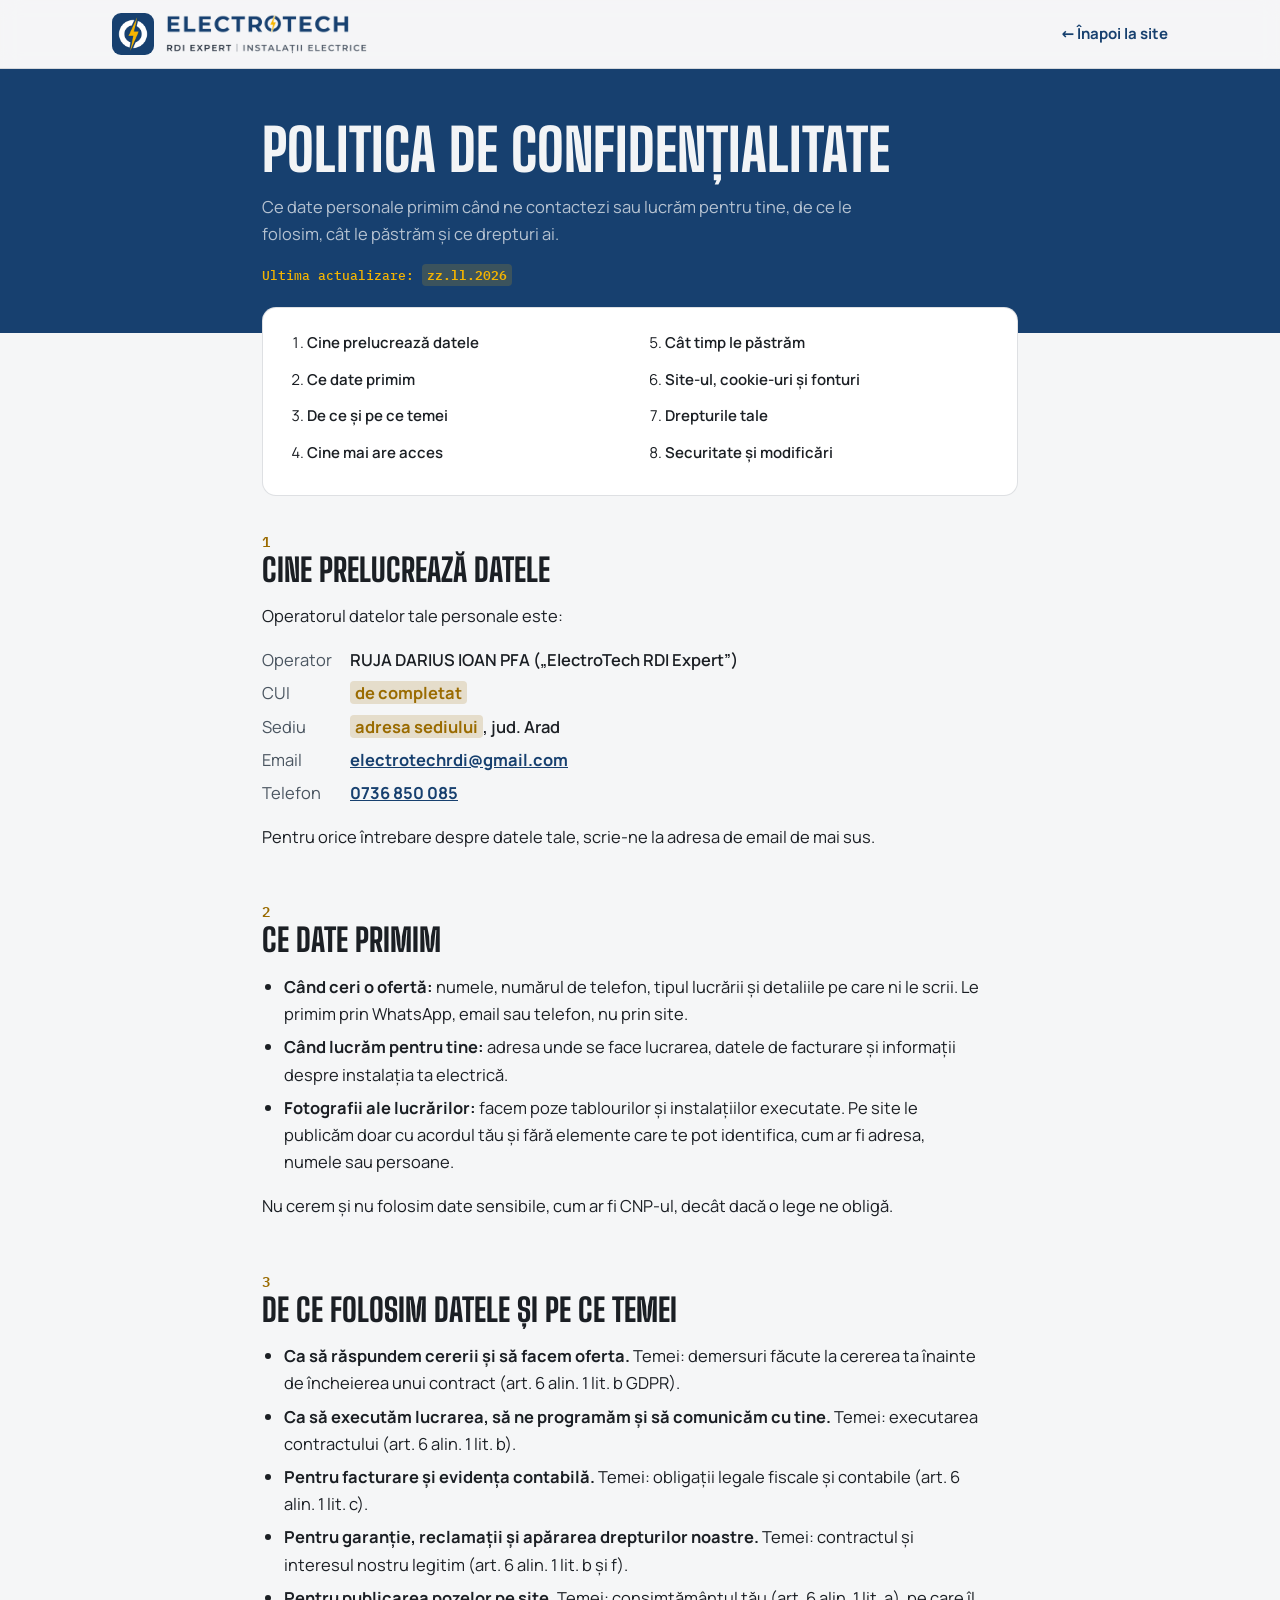
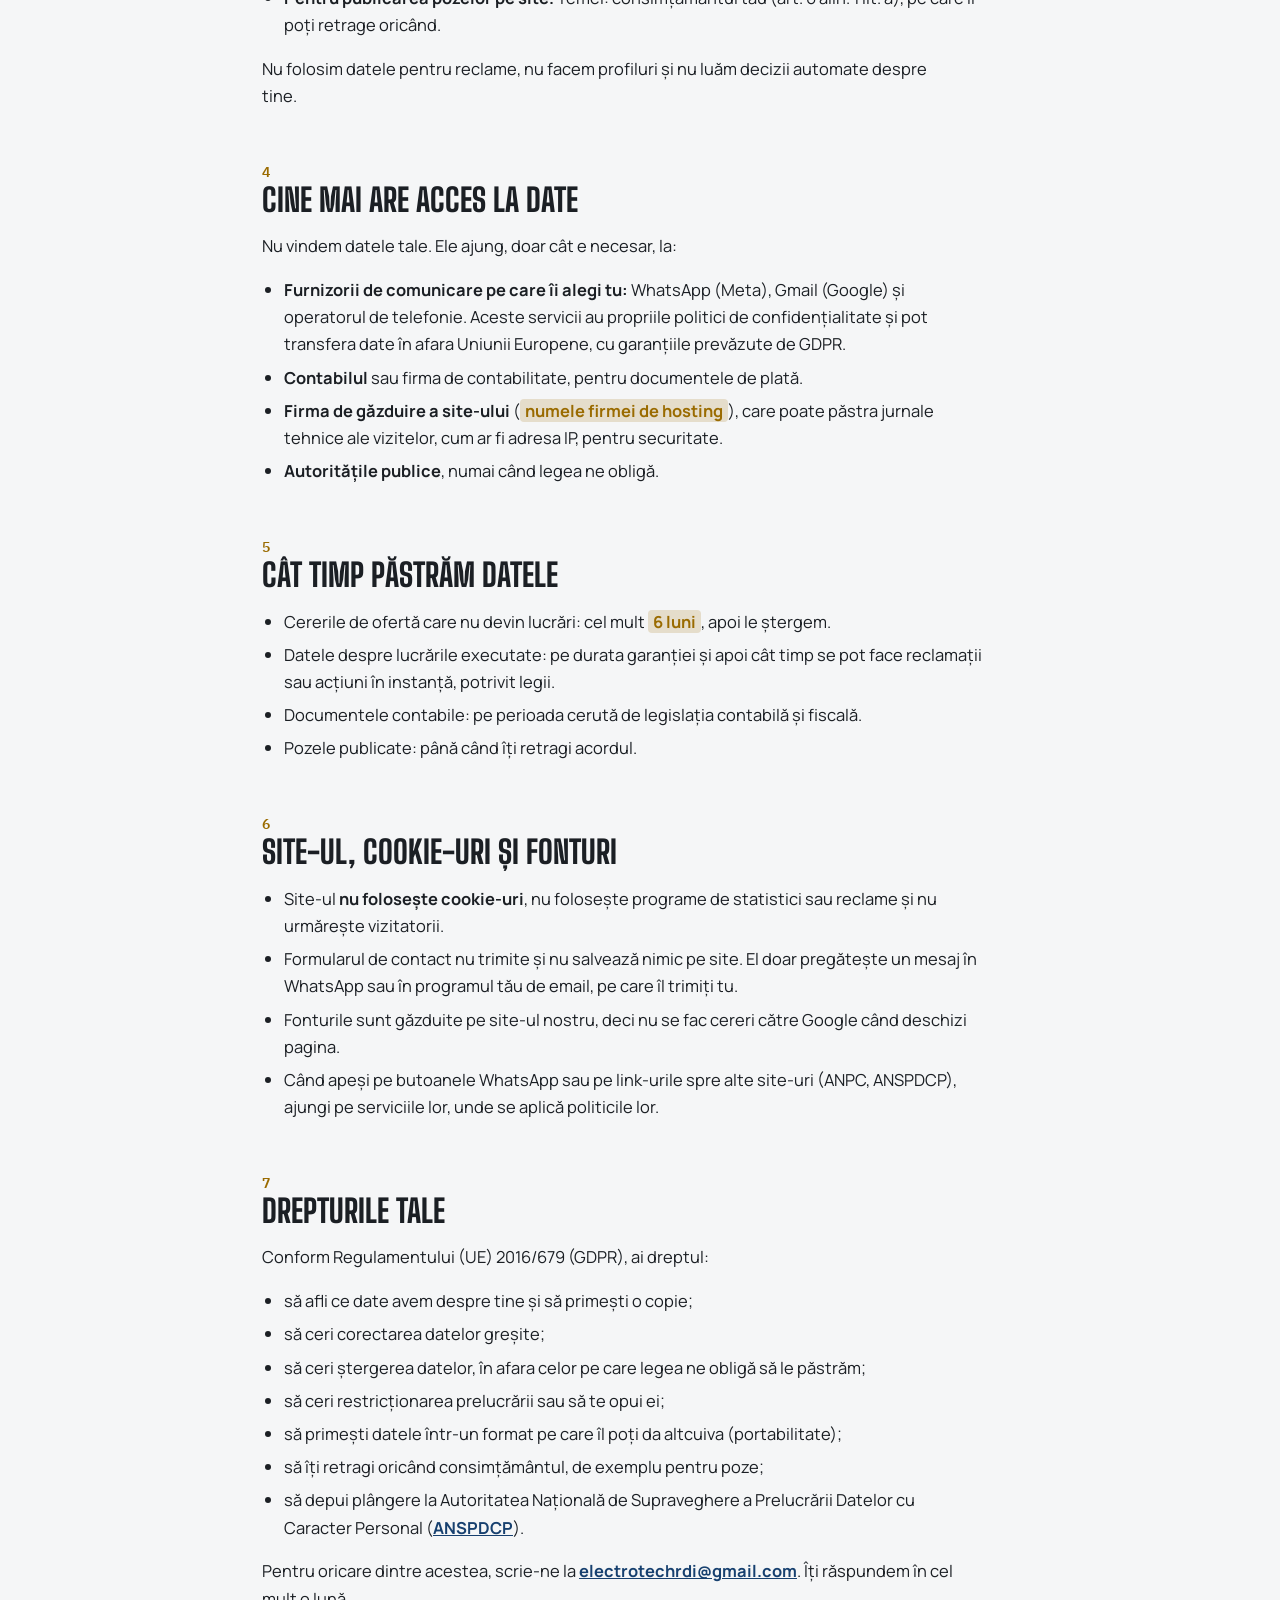
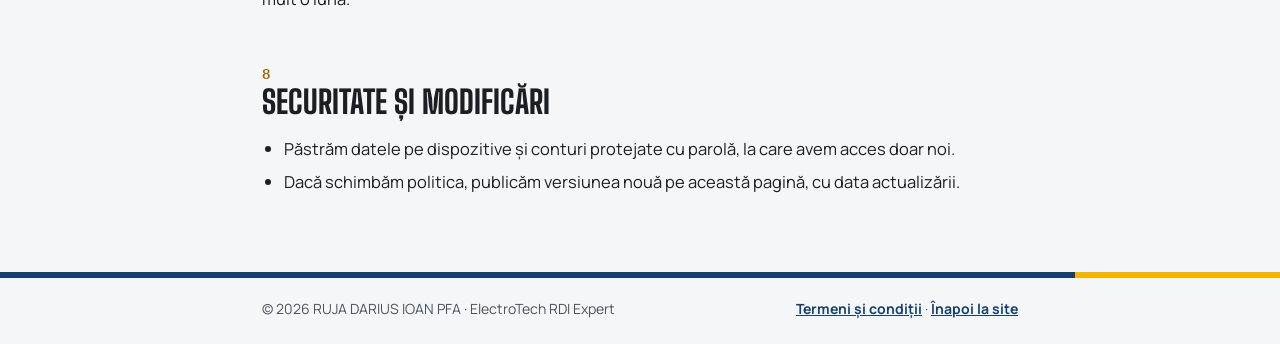
<file: confidentialitate.html>
<!doctype html>
<html lang="ro">
<head>
<meta charset="utf-8">
<meta name="viewport" content="width=device-width, initial-scale=1">
<title>Politica de confidențialitate · ElectroTech RDI Expert</title>
<meta name="description" content="Cum prelucrează ElectroTech RDI Expert (RUJA DARIUS IOAN PFA) datele personale ale clienților.">
<meta name="robots" content="index,follow">
<link rel="icon" type="image/png" href="images/favicon.png">
<link rel="apple-touch-icon" href="images/logo-mark.png">
<link rel="stylesheet" href="fonts.css">
<style>
  :root{
    --ink:#1b1f24; --ink-soft:#4a5560; --paper:#f5f6f7; --surface:#ffffff;
    --line:rgba(22,40,58,.14); --accent:#17406f; --accent-ink:#f6faff; --readout:#9a6b00;
    --hero-bg:#17406f; --hero-ink:#f2f4f6; --accent-hi:#f5b400;
    --brand-navy:#17406f;
    --brand-yellow:#f5b400;
  }
  @media (prefers-color-scheme: dark){
    :root:not([data-theme="light"]){
      --ink:#eef1f4; --ink-soft:#a7b1bb; --paper:#111418; --surface:#191d22;
      --line:rgba(238,241,244,.14); --accent:#5b9bce; --accent-ink:#0c1a26; --readout:#f5b400;
    }
  }
  :root[data-theme="dark"]{
    --ink:#eef1f4; --ink-soft:#a7b1bb; --paper:#111418; --surface:#191d22;
    --line:rgba(238,241,244,.14); --accent:#5b9bce; --accent-ink:#0c1a26; --readout:#f5b400;
  }
  *{box-sizing:border-box;min-width:0;}
  html{scroll-padding-top:80px;}
  body{margin:0;background:var(--paper);color:var(--ink);font:16.5px/1.65 "Manrope",system-ui,-apple-system,"Segoe UI",sans-serif;overflow-x:clip;}
  a{color:var(--accent);font-weight:700;}
  .wrap{max-width:820px;margin-inline:auto;padding-inline:20px;}
  @media (min-width:640px){ .wrap{padding-inline:32px;} }

  header.site{position:sticky;top:0;z-index:10;background:color-mix(in srgb, var(--paper) 90%, transparent);backdrop-filter:blur(10px);border-bottom:1px solid var(--line);}
  .nav{display:flex;align-items:center;justify-content:space-between;gap:14px;padding-block:13px;max-width:1120px;}
  .brand{display:flex;align-items:center;gap:10px;font-family:"Big Shoulders Display",sans-serif;font-weight:800;text-transform:uppercase;font-size:18px;color:var(--ink);text-decoration:none;white-space:nowrap;}
  .mark{width:32px;height:32px;flex:none;border-radius:8px;background:var(--accent);color:var(--accent-ink);display:flex;align-items:center;justify-content:center;}
  .back{font-weight:700;font-size:15px;text-decoration:none;white-space:nowrap;}

  .head{background:var(--hero-bg);color:var(--hero-ink);padding-block:52px 46px;}
  h1,h2{font-family:"Big Shoulders Display",sans-serif;font-weight:800;text-transform:uppercase;line-height:1;margin:0;text-wrap:balance;}
  h1{font-size:clamp(38px,7vw,58px);}
  .head p{margin:14px 0 0;color:color-mix(in srgb, var(--hero-ink) 72%, transparent);max-width:60ch;}
  .meta{font-family:"IBM Plex Mono",monospace;font-size:13px;color:var(--accent-hi);margin-top:18px;}

  .toc{background:var(--surface);border:1px solid var(--line);border-radius:14px;padding:20px 22px;margin-top:-26px;position:relative;}
  .toc ol{margin:0;padding-left:22px;columns:2 240px;column-gap:28px;font-size:15px;}
  .toc li{break-inside:avoid;padding-block:3px;}
  .toc a{font-weight:600;text-decoration:none;color:var(--ink);}
  .toc a:hover{color:var(--accent);}

  main{padding-bottom:60px;}
  section{padding-top:38px;}
  h2{font-size:clamp(26px,4vw,32px);margin-bottom:12px;}
  h2 .n{font-family:"IBM Plex Mono",monospace;font-size:14px;color:var(--readout);display:block;margin-bottom:6px;letter-spacing:.02em;}
  p,li{max-width:70ch;}
  ul{padding-left:22px;}
  li{margin-bottom:6px;}
  .box{background:var(--surface);border:1px solid var(--line);border-left:4px solid var(--accent);border-radius:10px;padding:14px 18px;margin:14px 0;}
  .todo{background:color-mix(in srgb, var(--readout) 18%, transparent);color:var(--readout);padding:0 5px;border-radius:4px;font-weight:700;}
  dl{display:grid;grid-template-columns:max-content 1fr;gap:6px 18px;margin:0;}
  dt{color:var(--ink-soft);}
  dd{margin:0;font-weight:600;overflow-wrap:anywhere;}
  @media (max-width:520px){ dl{grid-template-columns:1fr;gap:0;} dd{margin-bottom:8px;} }

  footer{border-top:1px solid var(--line);padding-block:24px;font-size:14px;color:var(--ink-soft);}
  footer .wrap{display:flex;flex-wrap:wrap;gap:8px 20px;justify-content:space-between;}
  /* logo (din cartea de vizită) */
  .logo{display:flex;align-items:center;gap:12px;text-decoration:none;flex:none;}
  .logo-mark{width:42px;height:42px;flex:none;border-radius:9px;display:block;}
  .logo-text{height:40px;width:auto;display:block;}
  .logo-text.dk{display:none;}
  @media (prefers-color-scheme: dark){
    :root:not([data-theme="light"]) .logo-text.lt{display:none;}
    :root:not([data-theme="light"]) .logo-text.dk{display:block;}
  }
  :root[data-theme="dark"] .logo-text.lt{display:none;}
  :root[data-theme="dark"] .logo-text.dk{display:block;}
  .logo.sm .logo-mark{width:32px;height:32px;border-radius:7px;}
  .logo.sm .logo-text{height:30px;}
  @media (max-width:480px){
    .logo{gap:9px;}
    .logo-mark{width:34px;height:34px;border-radius:8px;}
    .logo-text{height:31px;}
  }
  /* paleta cărții de vizită: albastru #17406f + galben #f5b400 */
  .hero .btn-accent{background:var(--brand-yellow);color:#14181d;}
  .hero .btn-accent:hover{box-shadow:0 1px 2px rgba(0,0,0,.2), 0 16px 32px -14px rgba(245,180,0,.6);}
  .hero::before{opacity:.35;}
  footer{position:relative;}
  footer::before{content:"";position:absolute;left:0;right:0;top:-1px;height:6px;background:linear-gradient(90deg,var(--brand-navy) 0 84%,var(--brand-yellow) 84% 100%);}
  .head .todo{color:var(--brand-yellow);background:rgba(245,180,0,.16);}
</style>
</head>
<body>

<header class="site">
  <div class="wrap nav">
    <a class="logo" href="index.html"><img class="logo-mark" src="images/logo-mark.png" alt="" width="42" height="42"><img class="logo-text lt" src="images/logo-text.png" alt="ElectroTech RDI Expert — instalații electrice" width="201" height="40"><img class="logo-text dk" src="images/logo-text-dark.png" alt="" aria-hidden="true" width="201" height="40"></a>
    <a class="back" href="index.html">← Înapoi la site</a>
  </div>
</header>

<div class="head">
  <div class="wrap">
    <h1>Politica de confidențialitate</h1>
    <p>Ce date personale primim când ne contactezi sau lucrăm pentru tine, de ce le folosim, cât le păstrăm și ce drepturi ai.</p>
    <div class="meta">Ultima actualizare: <span class="todo">zz.ll.2026</span></div>
  </div>
</div>

<main class="wrap">
  <nav class="toc" aria-label="Cuprins">
    <ol>
      <li><a href="#operator">Cine prelucrează datele</a></li>
      <li><a href="#ce-date">Ce date primim</a></li>
      <li><a href="#scopuri">De ce și pe ce temei</a></li>
      <li><a href="#destinatari">Cine mai are acces</a></li>
      <li><a href="#durata">Cât timp le păstrăm</a></li>
      <li><a href="#site">Site-ul, cookie-uri și fonturi</a></li>
      <li><a href="#drepturi">Drepturile tale</a></li>
      <li><a href="#securitate">Securitate și modificări</a></li>
    </ol>
  </nav>

  <section id="operator">
    <h2><span class="n">1</span>Cine prelucrează datele</h2>
    <p>Operatorul datelor tale personale este:</p>
    <dl>
      <dt>Operator</dt><dd>RUJA DARIUS IOAN PFA („ElectroTech RDI Expert”)</dd>
      <dt>CUI</dt><dd><span class="todo">de completat</span></dd>
      <dt>Sediu</dt><dd><span class="todo">adresa sediului</span>, jud. Arad</dd>
      <dt>Email</dt><dd><a href="mailto:electrotechrdi@gmail.com">electrotechrdi@gmail.com</a></dd>
      <dt>Telefon</dt><dd><a href="tel:+40736850085">0736 850 085</a></dd>
    </dl>
    <p>Pentru orice întrebare despre datele tale, scrie-ne la adresa de email de mai sus.</p>
  </section>

  <section id="ce-date">
    <h2><span class="n">2</span>Ce date primim</h2>
    <ul>
      <li><strong>Când ceri o ofertă:</strong> numele, numărul de telefon, tipul lucrării și detaliile pe care ni le scrii. Le primim prin WhatsApp, email sau telefon, nu prin site.</li>
      <li><strong>Când lucrăm pentru tine:</strong> adresa unde se face lucrarea, datele de facturare și informații despre instalația ta electrică.</li>
      <li><strong>Fotografii ale lucrărilor:</strong> facem poze tablourilor și instalațiilor executate. Pe site le publicăm doar cu acordul tău și fără elemente care te pot identifica, cum ar fi adresa, numele sau persoane.</li>
    </ul>
    <p>Nu cerem și nu folosim date sensibile, cum ar fi CNP-ul, decât dacă o lege ne obligă.</p>
  </section>

  <section id="scopuri">
    <h2><span class="n">3</span>De ce folosim datele și pe ce temei</h2>
    <ul>
      <li><strong>Ca să răspundem cererii și să facem oferta.</strong> Temei: demersuri făcute la cererea ta înainte de încheierea unui contract (art. 6 alin. 1 lit. b GDPR).</li>
      <li><strong>Ca să executăm lucrarea, să ne programăm și să comunicăm cu tine.</strong> Temei: executarea contractului (art. 6 alin. 1 lit. b).</li>
      <li><strong>Pentru facturare și evidența contabilă.</strong> Temei: obligații legale fiscale și contabile (art. 6 alin. 1 lit. c).</li>
      <li><strong>Pentru garanție, reclamații și apărarea drepturilor noastre.</strong> Temei: contractul și interesul nostru legitim (art. 6 alin. 1 lit. b și f).</li>
      <li><strong>Pentru publicarea pozelor pe site.</strong> Temei: consimțământul tău (art. 6 alin. 1 lit. a), pe care îl poți retrage oricând.</li>
    </ul>
    <p>Nu folosim datele pentru reclame, nu facem profiluri și nu luăm decizii automate despre tine.</p>
  </section>

  <section id="destinatari">
    <h2><span class="n">4</span>Cine mai are acces la date</h2>
    <p>Nu vindem datele tale. Ele ajung, doar cât e necesar, la:</p>
    <ul>
      <li><strong>Furnizorii de comunicare pe care îi alegi tu:</strong> WhatsApp (Meta), Gmail (Google) și operatorul de telefonie. Aceste servicii au propriile politici de confidențialitate și pot transfera date în afara Uniunii Europene, cu garanțiile prevăzute de GDPR.</li>
      <li><strong>Contabilul</strong> sau firma de contabilitate, pentru documentele de plată.</li>
      <li><strong>Firma de găzduire a site-ului</strong> (<span class="todo">numele firmei de hosting</span>), care poate păstra jurnale tehnice ale vizitelor, cum ar fi adresa IP, pentru securitate.</li>
      <li><strong>Autoritățile publice</strong>, numai când legea ne obligă.</li>
    </ul>
  </section>

  <section id="durata">
    <h2><span class="n">5</span>Cât timp păstrăm datele</h2>
    <ul>
      <li>Cererile de ofertă care nu devin lucrări: cel mult <span class="todo">6 luni</span>, apoi le ștergem.</li>
      <li>Datele despre lucrările executate: pe durata garanției și apoi cât timp se pot face reclamații sau acțiuni în instanță, potrivit legii.</li>
      <li>Documentele contabile: pe perioada cerută de legislația contabilă și fiscală.</li>
      <li>Pozele publicate: până când îți retragi acordul.</li>
    </ul>
  </section>

  <section id="site">
    <h2><span class="n">6</span>Site-ul, cookie-uri și fonturi</h2>
    <ul>
      <li>Site-ul <strong>nu folosește cookie-uri</strong>, nu folosește programe de statistici sau reclame și nu urmărește vizitatorii.</li>
      <li>Formularul de contact nu trimite și nu salvează nimic pe site. El doar pregătește un mesaj în WhatsApp sau în programul tău de email, pe care îl trimiți tu.</li>
      <li>Fonturile sunt găzduite pe site-ul nostru, deci nu se fac cereri către Google când deschizi pagina.</li>
      <li>Când apeși pe butoanele WhatsApp sau pe link-urile spre alte site-uri (ANPC, ANSPDCP), ajungi pe serviciile lor, unde se aplică politicile lor.</li>
    </ul>
  </section>

  <section id="drepturi">
    <h2><span class="n">7</span>Drepturile tale</h2>
    <p>Conform Regulamentului (UE) 2016/679 (GDPR), ai dreptul:</p>
    <ul>
      <li>să afli ce date avem despre tine și să primești o copie;</li>
      <li>să ceri corectarea datelor greșite;</li>
      <li>să ceri ștergerea datelor, în afara celor pe care legea ne obligă să le păstrăm;</li>
      <li>să ceri restricționarea prelucrării sau să te opui ei;</li>
      <li>să primești datele într-un format pe care îl poți da altcuiva (portabilitate);</li>
      <li>să îți retragi oricând consimțământul, de exemplu pentru poze;</li>
      <li>să depui plângere la Autoritatea Națională de Supraveghere a Prelucrării Datelor cu Caracter Personal (<a href="https://www.dataprotection.ro/" target="_blank" rel="noopener">ANSPDCP</a>).</li>
    </ul>
    <p>Pentru oricare dintre acestea, scrie-ne la <a href="mailto:electrotechrdi@gmail.com">electrotechrdi@gmail.com</a>. Îți răspundem în cel mult o lună.</p>
  </section>

  <section id="securitate">
    <h2><span class="n">8</span>Securitate și modificări</h2>
    <ul>
      <li>Păstrăm datele pe dispozitive și conturi protejate cu parolă, la care avem acces doar noi.</li>
      <li>Dacă schimbăm politica, publicăm versiunea nouă pe această pagină, cu data actualizării.</li>
    </ul>
  </section>
</main>

<footer>
  <div class="wrap">
    <span>© 2026 RUJA DARIUS IOAN PFA · ElectroTech RDI Expert</span>
    <span><a href="termeni.html">Termeni și condiții</a> · <a href="index.html">Înapoi la site</a></span>
  </div>
</footer>

</body>
</html>
</file>
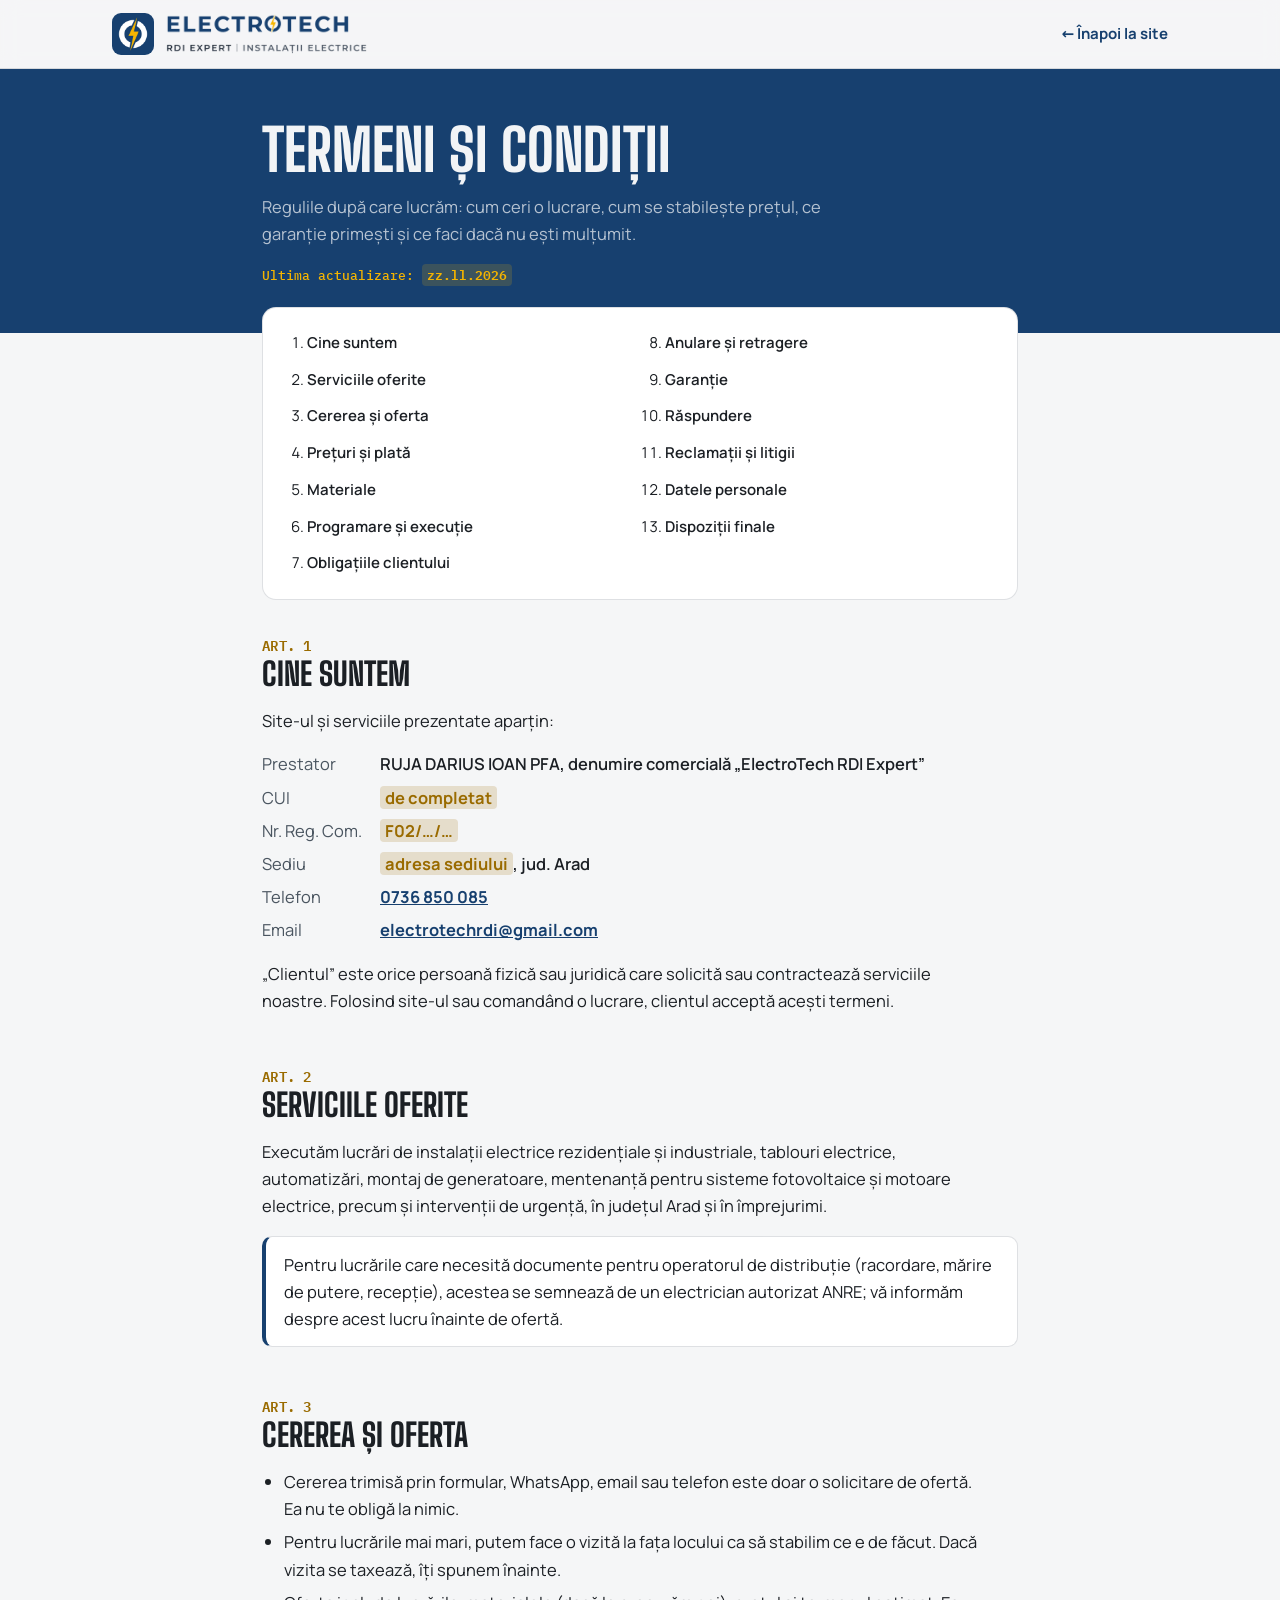
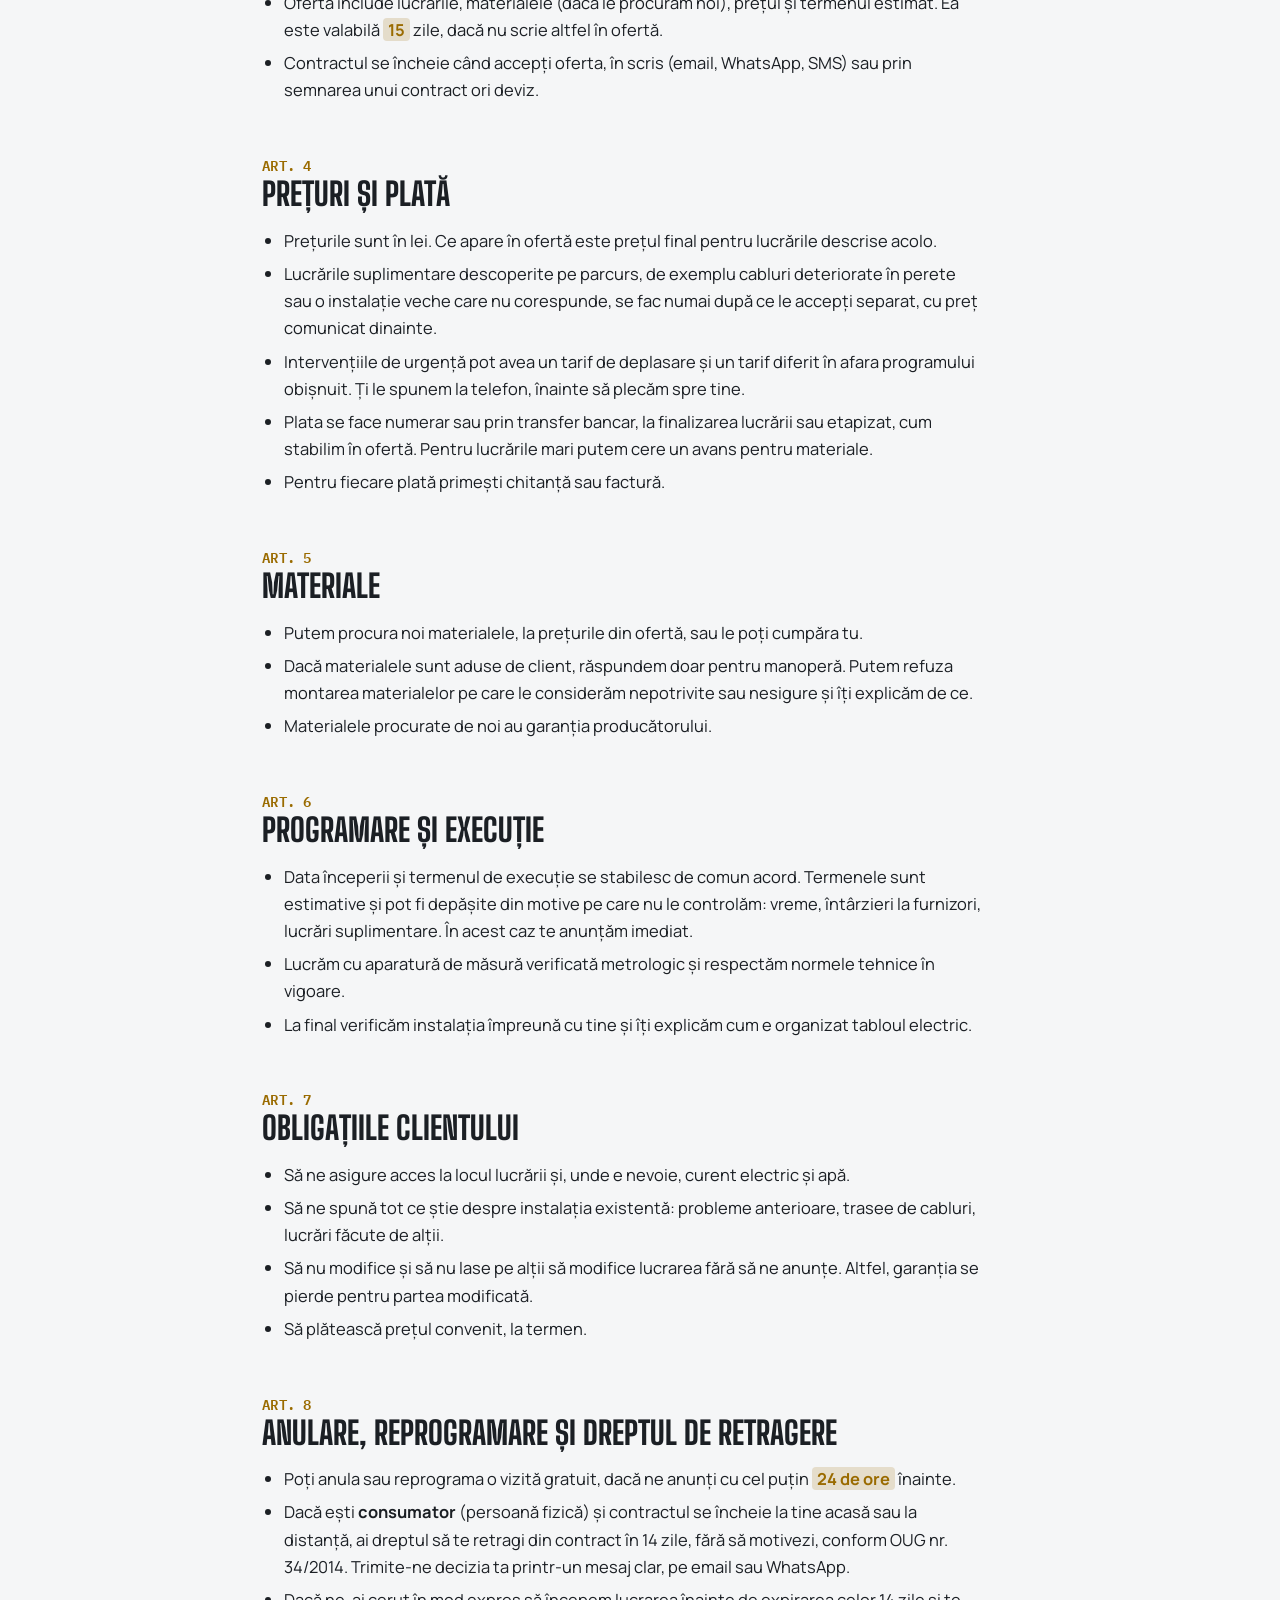
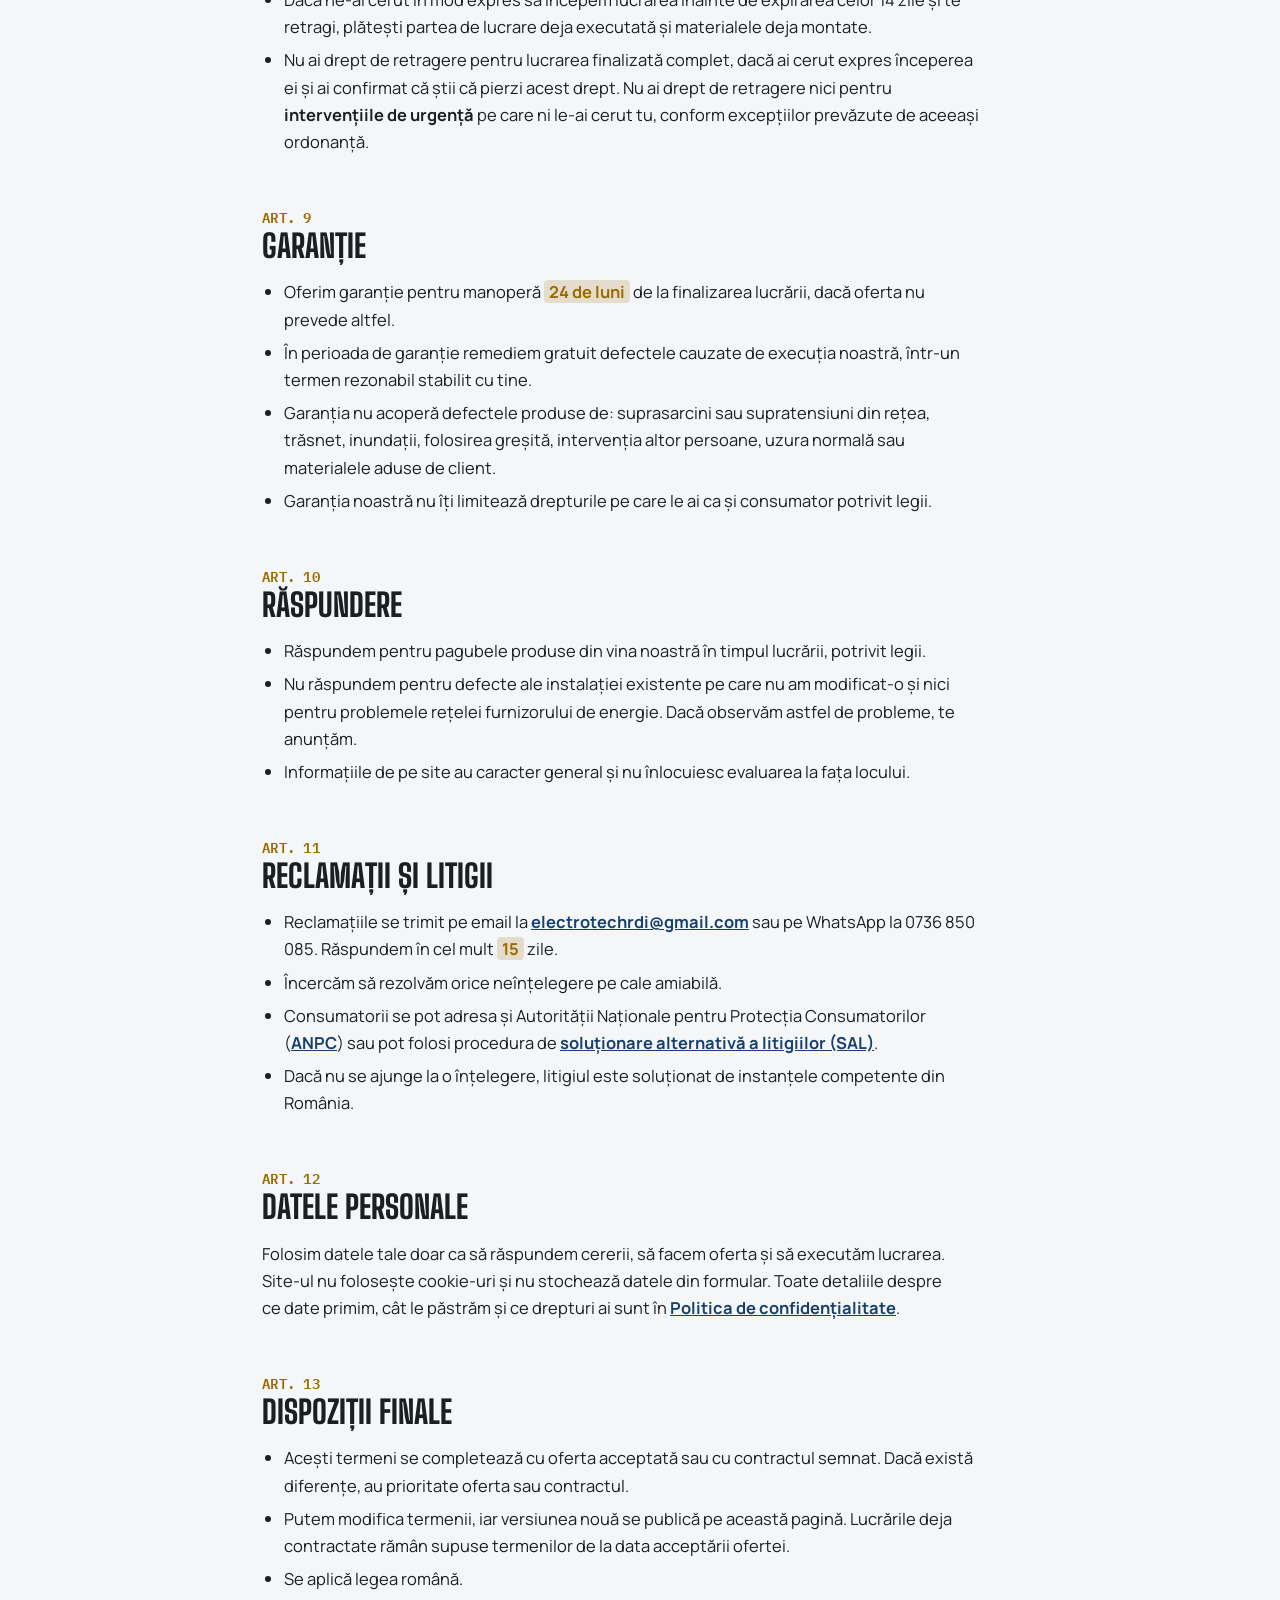
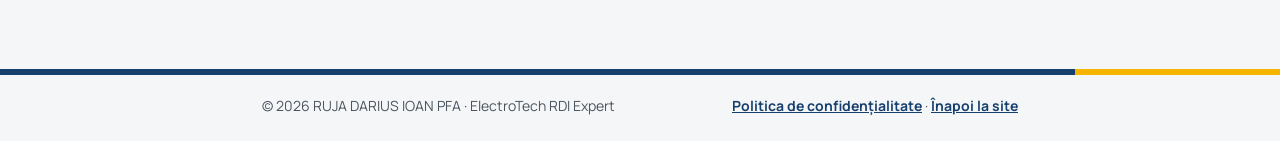
<file: termeni.html>
<!doctype html>
<html lang="ro">
<head>
<meta charset="utf-8">
<meta name="viewport" content="width=device-width, initial-scale=1">
<title>Termeni și condiții · ElectroTech RDI Expert</title>
<meta name="description" content="Termenii și condițiile pentru serviciile ElectroTech RDI Expert (RUJA DARIUS IOAN PFA), județul Arad.">
<meta name="robots" content="index,follow">
<link rel="icon" type="image/png" href="images/favicon.png">
<link rel="apple-touch-icon" href="images/logo-mark.png">
<link rel="stylesheet" href="fonts.css">
<style>
  :root{
    --ink:#1b1f24; --ink-soft:#4a5560; --paper:#f5f6f7; --surface:#ffffff;
    --line:rgba(22,40,58,.14); --accent:#17406f; --accent-ink:#f6faff; --readout:#9a6b00;
    --hero-bg:#17406f; --hero-ink:#f2f4f6; --accent-hi:#f5b400;
    --brand-navy:#17406f;
    --brand-yellow:#f5b400;
  }
  @media (prefers-color-scheme: dark){
    :root:not([data-theme="light"]){
      --ink:#eef1f4; --ink-soft:#a7b1bb; --paper:#111418; --surface:#191d22;
      --line:rgba(238,241,244,.14); --accent:#5b9bce; --accent-ink:#0c1a26; --readout:#f5b400;
    }
  }
  :root[data-theme="dark"]{
    --ink:#eef1f4; --ink-soft:#a7b1bb; --paper:#111418; --surface:#191d22;
    --line:rgba(238,241,244,.14); --accent:#5b9bce; --accent-ink:#0c1a26; --readout:#f5b400;
  }
  *{box-sizing:border-box;min-width:0;}
  html{scroll-padding-top:80px;}
  body{margin:0;background:var(--paper);color:var(--ink);font:16.5px/1.65 "Manrope",system-ui,-apple-system,"Segoe UI",sans-serif;overflow-x:clip;}
  a{color:var(--accent);font-weight:700;}
  .wrap{max-width:820px;margin-inline:auto;padding-inline:20px;}
  @media (min-width:640px){ .wrap{padding-inline:32px;} }

  header.site{position:sticky;top:0;z-index:10;background:color-mix(in srgb, var(--paper) 90%, transparent);backdrop-filter:blur(10px);border-bottom:1px solid var(--line);}
  .nav{display:flex;align-items:center;justify-content:space-between;gap:14px;padding-block:13px;max-width:1120px;}
  .brand{display:flex;align-items:center;gap:10px;font-family:"Big Shoulders Display",sans-serif;font-weight:800;text-transform:uppercase;font-size:18px;color:var(--ink);text-decoration:none;white-space:nowrap;}
  .mark{width:32px;height:32px;flex:none;border-radius:8px;background:var(--accent);color:var(--accent-ink);display:flex;align-items:center;justify-content:center;}
  .back{font-weight:700;font-size:15px;text-decoration:none;white-space:nowrap;}

  .head{background:var(--hero-bg);color:var(--hero-ink);padding-block:52px 46px;}
  h1,h2{font-family:"Big Shoulders Display",sans-serif;font-weight:800;text-transform:uppercase;line-height:1;margin:0;text-wrap:balance;}
  h1{font-size:clamp(38px,7vw,58px);}
  .head p{margin:14px 0 0;color:color-mix(in srgb, var(--hero-ink) 72%, transparent);max-width:60ch;}
  .meta{font-family:"IBM Plex Mono",monospace;font-size:13px;color:var(--accent-hi);margin-top:18px;}

  .toc{background:var(--surface);border:1px solid var(--line);border-radius:14px;padding:20px 22px;margin-top:-26px;position:relative;}
  .toc ol{margin:0;padding-left:22px;columns:2 240px;column-gap:28px;font-size:15px;}
  .toc li{break-inside:avoid;padding-block:3px;}
  .toc a{font-weight:600;text-decoration:none;color:var(--ink);}
  .toc a:hover{color:var(--accent);}

  main{padding-bottom:60px;}
  section{padding-top:38px;}
  h2{font-size:clamp(26px,4vw,32px);margin-bottom:12px;}
  h2 .n{font-family:"IBM Plex Mono",monospace;font-size:14px;color:var(--readout);display:block;margin-bottom:6px;letter-spacing:.02em;}
  p,li{max-width:70ch;}
  ul{padding-left:22px;}
  li{margin-bottom:6px;}
  .box{background:var(--surface);border:1px solid var(--line);border-left:4px solid var(--accent);border-radius:10px;padding:14px 18px;margin:14px 0;}
  .todo{background:color-mix(in srgb, var(--readout) 18%, transparent);color:var(--readout);padding:0 5px;border-radius:4px;font-weight:700;}
  dl{display:grid;grid-template-columns:max-content 1fr;gap:6px 18px;margin:0;}
  dt{color:var(--ink-soft);}
  dd{margin:0;font-weight:600;overflow-wrap:anywhere;}
  @media (max-width:520px){ dl{grid-template-columns:1fr;gap:0;} dd{margin-bottom:8px;} }

  footer{border-top:1px solid var(--line);padding-block:24px;font-size:14px;color:var(--ink-soft);}
  footer .wrap{display:flex;flex-wrap:wrap;gap:8px 20px;justify-content:space-between;}
  /* logo (din cartea de vizită) */
  .logo{display:flex;align-items:center;gap:12px;text-decoration:none;flex:none;}
  .logo-mark{width:42px;height:42px;flex:none;border-radius:9px;display:block;}
  .logo-text{height:40px;width:auto;display:block;}
  .logo-text.dk{display:none;}
  @media (prefers-color-scheme: dark){
    :root:not([data-theme="light"]) .logo-text.lt{display:none;}
    :root:not([data-theme="light"]) .logo-text.dk{display:block;}
  }
  :root[data-theme="dark"] .logo-text.lt{display:none;}
  :root[data-theme="dark"] .logo-text.dk{display:block;}
  .logo.sm .logo-mark{width:32px;height:32px;border-radius:7px;}
  .logo.sm .logo-text{height:30px;}
  @media (max-width:480px){
    .logo{gap:9px;}
    .logo-mark{width:34px;height:34px;border-radius:8px;}
    .logo-text{height:31px;}
  }
  /* paleta cărții de vizită: albastru #17406f + galben #f5b400 */
  .hero .btn-accent{background:var(--brand-yellow);color:#14181d;}
  .hero .btn-accent:hover{box-shadow:0 1px 2px rgba(0,0,0,.2), 0 16px 32px -14px rgba(245,180,0,.6);}
  .hero::before{opacity:.35;}
  footer{position:relative;}
  footer::before{content:"";position:absolute;left:0;right:0;top:-1px;height:6px;background:linear-gradient(90deg,var(--brand-navy) 0 84%,var(--brand-yellow) 84% 100%);}
  .head .todo{color:var(--brand-yellow);background:rgba(245,180,0,.16);}
</style>
</head>
<body>

<header class="site">
  <div class="wrap nav">
    <a class="logo" href="index.html"><img class="logo-mark" src="images/logo-mark.png" alt="" width="42" height="42"><img class="logo-text lt" src="images/logo-text.png" alt="ElectroTech RDI Expert — instalații electrice" width="201" height="40"><img class="logo-text dk" src="images/logo-text-dark.png" alt="" aria-hidden="true" width="201" height="40"></a>
    <a class="back" href="index.html">← Înapoi la site</a>
  </div>
</header>

<div class="head">
  <div class="wrap">
    <h1>Termeni și condiții</h1>
    <p>Regulile după care lucrăm: cum ceri o lucrare, cum se stabilește prețul, ce garanție primești și ce faci dacă nu ești mulțumit.</p>
    <div class="meta">Ultima actualizare: <span class="todo">zz.ll.2026</span></div>
  </div>
</div>

<main class="wrap">
  <nav class="toc" aria-label="Cuprins">
    <ol>
      <li><a href="#prestator">Cine suntem</a></li>
      <li><a href="#servicii">Serviciile oferite</a></li>
      <li><a href="#cerere">Cererea și oferta</a></li>
      <li><a href="#pret">Prețuri și plată</a></li>
      <li><a href="#materiale">Materiale</a></li>
      <li><a href="#executie">Programare și execuție</a></li>
      <li><a href="#client">Obligațiile clientului</a></li>
      <li><a href="#anulare">Anulare și retragere</a></li>
      <li><a href="#garantie">Garanție</a></li>
      <li><a href="#raspundere">Răspundere</a></li>
      <li><a href="#reclamatii">Reclamații și litigii</a></li>
      <li><a href="#date">Datele personale</a></li>
      <li><a href="#final">Dispoziții finale</a></li>
    </ol>
  </nav>

  <section id="prestator">
    <h2><span class="n">Art. 1</span>Cine suntem</h2>
    <p>Site-ul și serviciile prezentate aparțin:</p>
    <dl>
      <dt>Prestator</dt><dd>RUJA DARIUS IOAN PFA, denumire comercială „ElectroTech RDI Expert”</dd>
      <dt>CUI</dt><dd><span class="todo">de completat</span></dd>
      <dt>Nr. Reg. Com.</dt><dd><span class="todo">F02/…/…</span></dd>
      <dt>Sediu</dt><dd><span class="todo">adresa sediului</span>, jud. Arad</dd>
      <dt>Telefon</dt><dd><a href="tel:+40736850085">0736 850 085</a></dd>
      <dt>Email</dt><dd><a href="mailto:electrotechrdi@gmail.com">electrotechrdi@gmail.com</a></dd>
    </dl>
    <p>„Clientul” este orice persoană fizică sau juridică care solicită sau contractează serviciile noastre. Folosind site-ul sau comandând o lucrare, clientul acceptă acești termeni.</p>
  </section>

  <section id="servicii">
    <h2><span class="n">Art. 2</span>Serviciile oferite</h2>
    <p>Executăm lucrări de instalații electrice rezidențiale și industriale, tablouri electrice, automatizări, montaj de generatoare, mentenanță pentru sisteme fotovoltaice și motoare electrice, precum și intervenții de urgență, în județul Arad și în împrejurimi.</p>
    <div class="box">Pentru lucrările care necesită documente pentru operatorul de distribuție (racordare, mărire de putere, recepție), acestea se semnează de un electrician autorizat ANRE; vă informăm despre acest lucru înainte de ofertă.</div>
  </section>

  <section id="cerere">
    <h2><span class="n">Art. 3</span>Cererea și oferta</h2>
    <ul>
      <li>Cererea trimisă prin formular, WhatsApp, email sau telefon este doar o solicitare de ofertă. Ea nu te obligă la nimic.</li>
      <li>Pentru lucrările mai mari, putem face o vizită la fața locului ca să stabilim ce e de făcut. Dacă vizita se taxează, îți spunem înainte.</li>
      <li>Oferta include lucrările, materialele (dacă le procurăm noi), prețul și termenul estimat. Ea este valabilă <span class="todo">15</span> zile, dacă nu scrie altfel în ofertă.</li>
      <li>Contractul se încheie când accepți oferta, în scris (email, WhatsApp, SMS) sau prin semnarea unui contract ori deviz.</li>
    </ul>
  </section>

  <section id="pret">
    <h2><span class="n">Art. 4</span>Prețuri și plată</h2>
    <ul>
      <li>Prețurile sunt în lei. Ce apare în ofertă este prețul final pentru lucrările descrise acolo.</li>
      <li>Lucrările suplimentare descoperite pe parcurs, de exemplu cabluri deteriorate în perete sau o instalație veche care nu corespunde, se fac numai după ce le accepți separat, cu preț comunicat dinainte.</li>
      <li>Intervențiile de urgență pot avea un tarif de deplasare și un tarif diferit în afara programului obișnuit. Ți le spunem la telefon, înainte să plecăm spre tine.</li>
      <li>Plata se face numerar sau prin transfer bancar, la finalizarea lucrării sau etapizat, cum stabilim în ofertă. Pentru lucrările mari putem cere un avans pentru materiale.</li>
      <li>Pentru fiecare plată primești chitanță sau factură.</li>
    </ul>
  </section>

  <section id="materiale">
    <h2><span class="n">Art. 5</span>Materiale</h2>
    <ul>
      <li>Putem procura noi materialele, la prețurile din ofertă, sau le poți cumpăra tu.</li>
      <li>Dacă materialele sunt aduse de client, răspundem doar pentru manoperă. Putem refuza montarea materialelor pe care le considerăm nepotrivite sau nesigure și îți explicăm de ce.</li>
      <li>Materialele procurate de noi au garanția producătorului.</li>
    </ul>
  </section>

  <section id="executie">
    <h2><span class="n">Art. 6</span>Programare și execuție</h2>
    <ul>
      <li>Data începerii și termenul de execuție se stabilesc de comun acord. Termenele sunt estimative și pot fi depășite din motive pe care nu le controlăm: vreme, întârzieri la furnizori, lucrări suplimentare. În acest caz te anunțăm imediat.</li>
      <li>Lucrăm cu aparatură de măsură verificată metrologic și respectăm normele tehnice în vigoare.</li>
      <li>La final verificăm instalația împreună cu tine și îți explicăm cum e organizat tabloul electric.</li>
    </ul>
  </section>

  <section id="client">
    <h2><span class="n">Art. 7</span>Obligațiile clientului</h2>
    <ul>
      <li>Să ne asigure acces la locul lucrării și, unde e nevoie, curent electric și apă.</li>
      <li>Să ne spună tot ce știe despre instalația existentă: probleme anterioare, trasee de cabluri, lucrări făcute de alții.</li>
      <li>Să nu modifice și să nu lase pe alții să modifice lucrarea fără să ne anunțe. Altfel, garanția se pierde pentru partea modificată.</li>
      <li>Să plătească prețul convenit, la termen.</li>
    </ul>
  </section>

  <section id="anulare">
    <h2><span class="n">Art. 8</span>Anulare, reprogramare și dreptul de retragere</h2>
    <ul>
      <li>Poți anula sau reprograma o vizită gratuit, dacă ne anunți cu cel puțin <span class="todo">24 de ore</span> înainte.</li>
      <li>Dacă ești <strong>consumator</strong> (persoană fizică) și contractul se încheie la tine acasă sau la distanță, ai dreptul să te retragi din contract în 14 zile, fără să motivezi, conform OUG nr. 34/2014. Trimite-ne decizia ta printr-un mesaj clar, pe email sau WhatsApp.</li>
      <li>Dacă ne-ai cerut în mod expres să începem lucrarea înainte de expirarea celor 14 zile și te retragi, plătești partea de lucrare deja executată și materialele deja montate.</li>
      <li>Nu ai drept de retragere pentru lucrarea finalizată complet, dacă ai cerut expres începerea ei și ai confirmat că știi că pierzi acest drept. Nu ai drept de retragere nici pentru <strong>intervențiile de urgență</strong> pe care ni le-ai cerut tu, conform excepțiilor prevăzute de aceeași ordonanță.</li>
    </ul>
  </section>

  <section id="garantie">
    <h2><span class="n">Art. 9</span>Garanție</h2>
    <ul>
      <li>Oferim garanție pentru manoperă <span class="todo">24 de luni</span> de la finalizarea lucrării, dacă oferta nu prevede altfel.</li>
      <li>În perioada de garanție remediem gratuit defectele cauzate de execuția noastră, într-un termen rezonabil stabilit cu tine.</li>
      <li>Garanția nu acoperă defectele produse de: suprasarcini sau supratensiuni din rețea, trăsnet, inundații, folosirea greșită, intervenția altor persoane, uzura normală sau materialele aduse de client.</li>
      <li>Garanția noastră nu îți limitează drepturile pe care le ai ca și consumator potrivit legii.</li>
    </ul>
  </section>

  <section id="raspundere">
    <h2><span class="n">Art. 10</span>Răspundere</h2>
    <ul>
      <li>Răspundem pentru pagubele produse din vina noastră în timpul lucrării, potrivit legii.</li>
      <li>Nu răspundem pentru defecte ale instalației existente pe care nu am modificat-o și nici pentru problemele rețelei furnizorului de energie. Dacă observăm astfel de probleme, te anunțăm.</li>
      <li>Informațiile de pe site au caracter general și nu înlocuiesc evaluarea la fața locului.</li>
    </ul>
  </section>

  <section id="reclamatii">
    <h2><span class="n">Art. 11</span>Reclamații și litigii</h2>
    <ul>
      <li>Reclamațiile se trimit pe email la <a href="mailto:electrotechrdi@gmail.com">electrotechrdi@gmail.com</a> sau pe WhatsApp la 0736 850 085. Răspundem în cel mult <span class="todo">15</span> zile.</li>
      <li>Încercăm să rezolvăm orice neînțelegere pe cale amiabilă.</li>
      <li>Consumatorii se pot adresa și Autorității Naționale pentru Protecția Consumatorilor (<a href="https://anpc.ro/" target="_blank" rel="noopener">ANPC</a>) sau pot folosi procedura de <a href="https://reclamatiisal.anpc.ro/" target="_blank" rel="noopener">soluționare alternativă a litigiilor (SAL)</a>.</li>
      <li>Dacă nu se ajunge la o înțelegere, litigiul este soluționat de instanțele competente din România.</li>
    </ul>
  </section>

  <section id="date">
    <h2><span class="n">Art. 12</span>Datele personale</h2>
    <p>Folosim datele tale doar ca să răspundem cererii, să facem oferta și să executăm lucrarea. Site-ul nu folosește cookie-uri și nu stochează datele din formular. Toate detaliile despre ce date primim, cât le păstrăm și ce drepturi ai sunt în <a href="confidentialitate.html">Politica de confidențialitate</a>.</p>
  </section>

  <section id="final">
    <h2><span class="n">Art. 13</span>Dispoziții finale</h2>
    <ul>
      <li>Acești termeni se completează cu oferta acceptată sau cu contractul semnat. Dacă există diferențe, au prioritate oferta sau contractul.</li>
      <li>Putem modifica termenii, iar versiunea nouă se publică pe această pagină. Lucrările deja contractate rămân supuse termenilor de la data acceptării ofertei.</li>
      <li>Se aplică legea română.</li>
    </ul>
  </section>
</main>

<footer>
  <div class="wrap">
    <span>© 2026 RUJA DARIUS IOAN PFA · ElectroTech RDI Expert</span>
    <span><a href="confidentialitate.html">Politica de confidențialitate</a> · <a href="index.html">Înapoi la site</a></span>
  </div>
</footer>

</body>
</html>
</file>
<file: fonts.css>
/* Fonturi găzduite local (SIL Open Font License), fără cereri către Google */
/* big-shoulders-display-latin-ext-600-normal */
@font-face {
  font-family: 'Big Shoulders Display';
  font-style: normal;
  font-display: swap;
  font-weight: 600;
  src: url(fonts/big-shoulders-display-latin-ext-600-normal.woff2) format('woff2');
  unicode-range: U+0100-02BA,U+02BD-02C5,U+02C7-02CC,U+02CE-02D7,U+02DD-02FF,U+0304,U+0308,U+0329,U+1D00-1DBF,U+1E00-1E9F,U+1EF2-1EFF,U+2020,U+20A0-20AB,U+20AD-20C0,U+2113,U+2C60-2C7F,U+A720-A7FF;
}
/* big-shoulders-display-latin-600-normal */
@font-face {
  font-family: 'Big Shoulders Display';
  font-style: normal;
  font-display: swap;
  font-weight: 600;
  src: url(fonts/big-shoulders-display-latin-600-normal.woff2) format('woff2');
  unicode-range: U+0000-00FF,U+0131,U+0152-0153,U+02BB-02BC,U+02C6,U+02DA,U+02DC,U+0304,U+0308,U+0329,U+2000-206F,U+20AC,U+2122,U+2191,U+2193,U+2212,U+2215,U+FEFF,U+FFFD;
}
/* big-shoulders-display-latin-ext-700-normal */
@font-face {
  font-family: 'Big Shoulders Display';
  font-style: normal;
  font-display: swap;
  font-weight: 700;
  src: url(fonts/big-shoulders-display-latin-ext-700-normal.woff2) format('woff2');
  unicode-range: U+0100-02BA,U+02BD-02C5,U+02C7-02CC,U+02CE-02D7,U+02DD-02FF,U+0304,U+0308,U+0329,U+1D00-1DBF,U+1E00-1E9F,U+1EF2-1EFF,U+2020,U+20A0-20AB,U+20AD-20C0,U+2113,U+2C60-2C7F,U+A720-A7FF;
}
/* big-shoulders-display-latin-700-normal */
@font-face {
  font-family: 'Big Shoulders Display';
  font-style: normal;
  font-display: swap;
  font-weight: 700;
  src: url(fonts/big-shoulders-display-latin-700-normal.woff2) format('woff2');
  unicode-range: U+0000-00FF,U+0131,U+0152-0153,U+02BB-02BC,U+02C6,U+02DA,U+02DC,U+0304,U+0308,U+0329,U+2000-206F,U+20AC,U+2122,U+2191,U+2193,U+2212,U+2215,U+FEFF,U+FFFD;
}
/* big-shoulders-display-latin-ext-800-normal */
@font-face {
  font-family: 'Big Shoulders Display';
  font-style: normal;
  font-display: swap;
  font-weight: 800;
  src: url(fonts/big-shoulders-display-latin-ext-800-normal.woff2) format('woff2');
  unicode-range: U+0100-02BA,U+02BD-02C5,U+02C7-02CC,U+02CE-02D7,U+02DD-02FF,U+0304,U+0308,U+0329,U+1D00-1DBF,U+1E00-1E9F,U+1EF2-1EFF,U+2020,U+20A0-20AB,U+20AD-20C0,U+2113,U+2C60-2C7F,U+A720-A7FF;
}
/* big-shoulders-display-latin-800-normal */
@font-face {
  font-family: 'Big Shoulders Display';
  font-style: normal;
  font-display: swap;
  font-weight: 800;
  src: url(fonts/big-shoulders-display-latin-800-normal.woff2) format('woff2');
  unicode-range: U+0000-00FF,U+0131,U+0152-0153,U+02BB-02BC,U+02C6,U+02DA,U+02DC,U+0304,U+0308,U+0329,U+2000-206F,U+20AC,U+2122,U+2191,U+2193,U+2212,U+2215,U+FEFF,U+FFFD;
}
/* manrope-latin-ext-400-normal */
@font-face {
  font-family: 'Manrope';
  font-style: normal;
  font-display: swap;
  font-weight: 400;
  src: url(fonts/manrope-latin-ext-400-normal.woff2) format('woff2');
  unicode-range: U+0100-02BA,U+02BD-02C5,U+02C7-02CC,U+02CE-02D7,U+02DD-02FF,U+0304,U+0308,U+0329,U+1D00-1DBF,U+1E00-1E9F,U+1EF2-1EFF,U+2020,U+20A0-20AB,U+20AD-20C0,U+2113,U+2C60-2C7F,U+A720-A7FF;
}
/* manrope-latin-400-normal */
@font-face {
  font-family: 'Manrope';
  font-style: normal;
  font-display: swap;
  font-weight: 400;
  src: url(fonts/manrope-latin-400-normal.woff2) format('woff2');
  unicode-range: U+0000-00FF,U+0131,U+0152-0153,U+02BB-02BC,U+02C6,U+02DA,U+02DC,U+0304,U+0308,U+0329,U+2000-206F,U+20AC,U+2122,U+2191,U+2193,U+2212,U+2215,U+FEFF,U+FFFD;
}
/* manrope-latin-ext-500-normal */
@font-face {
  font-family: 'Manrope';
  font-style: normal;
  font-display: swap;
  font-weight: 500;
  src: url(fonts/manrope-latin-ext-500-normal.woff2) format('woff2');
  unicode-range: U+0100-02BA,U+02BD-02C5,U+02C7-02CC,U+02CE-02D7,U+02DD-02FF,U+0304,U+0308,U+0329,U+1D00-1DBF,U+1E00-1E9F,U+1EF2-1EFF,U+2020,U+20A0-20AB,U+20AD-20C0,U+2113,U+2C60-2C7F,U+A720-A7FF;
}
/* manrope-latin-500-normal */
@font-face {
  font-family: 'Manrope';
  font-style: normal;
  font-display: swap;
  font-weight: 500;
  src: url(fonts/manrope-latin-500-normal.woff2) format('woff2');
  unicode-range: U+0000-00FF,U+0131,U+0152-0153,U+02BB-02BC,U+02C6,U+02DA,U+02DC,U+0304,U+0308,U+0329,U+2000-206F,U+20AC,U+2122,U+2191,U+2193,U+2212,U+2215,U+FEFF,U+FFFD;
}
/* manrope-latin-ext-600-normal */
@font-face {
  font-family: 'Manrope';
  font-style: normal;
  font-display: swap;
  font-weight: 600;
  src: url(fonts/manrope-latin-ext-600-normal.woff2) format('woff2');
  unicode-range: U+0100-02BA,U+02BD-02C5,U+02C7-02CC,U+02CE-02D7,U+02DD-02FF,U+0304,U+0308,U+0329,U+1D00-1DBF,U+1E00-1E9F,U+1EF2-1EFF,U+2020,U+20A0-20AB,U+20AD-20C0,U+2113,U+2C60-2C7F,U+A720-A7FF;
}
/* manrope-latin-600-normal */
@font-face {
  font-family: 'Manrope';
  font-style: normal;
  font-display: swap;
  font-weight: 600;
  src: url(fonts/manrope-latin-600-normal.woff2) format('woff2');
  unicode-range: U+0000-00FF,U+0131,U+0152-0153,U+02BB-02BC,U+02C6,U+02DA,U+02DC,U+0304,U+0308,U+0329,U+2000-206F,U+20AC,U+2122,U+2191,U+2193,U+2212,U+2215,U+FEFF,U+FFFD;
}
/* manrope-latin-ext-700-normal */
@font-face {
  font-family: 'Manrope';
  font-style: normal;
  font-display: swap;
  font-weight: 700;
  src: url(fonts/manrope-latin-ext-700-normal.woff2) format('woff2');
  unicode-range: U+0100-02BA,U+02BD-02C5,U+02C7-02CC,U+02CE-02D7,U+02DD-02FF,U+0304,U+0308,U+0329,U+1D00-1DBF,U+1E00-1E9F,U+1EF2-1EFF,U+2020,U+20A0-20AB,U+20AD-20C0,U+2113,U+2C60-2C7F,U+A720-A7FF;
}
/* manrope-latin-700-normal */
@font-face {
  font-family: 'Manrope';
  font-style: normal;
  font-display: swap;
  font-weight: 700;
  src: url(fonts/manrope-latin-700-normal.woff2) format('woff2');
  unicode-range: U+0000-00FF,U+0131,U+0152-0153,U+02BB-02BC,U+02C6,U+02DA,U+02DC,U+0304,U+0308,U+0329,U+2000-206F,U+20AC,U+2122,U+2191,U+2193,U+2212,U+2215,U+FEFF,U+FFFD;
}
/* manrope-latin-ext-800-normal */
@font-face {
  font-family: 'Manrope';
  font-style: normal;
  font-display: swap;
  font-weight: 800;
  src: url(fonts/manrope-latin-ext-800-normal.woff2) format('woff2');
  unicode-range: U+0100-02BA,U+02BD-02C5,U+02C7-02CC,U+02CE-02D7,U+02DD-02FF,U+0304,U+0308,U+0329,U+1D00-1DBF,U+1E00-1E9F,U+1EF2-1EFF,U+2020,U+20A0-20AB,U+20AD-20C0,U+2113,U+2C60-2C7F,U+A720-A7FF;
}
/* manrope-latin-800-normal */
@font-face {
  font-family: 'Manrope';
  font-style: normal;
  font-display: swap;
  font-weight: 800;
  src: url(fonts/manrope-latin-800-normal.woff2) format('woff2');
  unicode-range: U+0000-00FF,U+0131,U+0152-0153,U+02BB-02BC,U+02C6,U+02DA,U+02DC,U+0304,U+0308,U+0329,U+2000-206F,U+20AC,U+2122,U+2191,U+2193,U+2212,U+2215,U+FEFF,U+FFFD;
}
/* ibm-plex-mono-latin-ext-500-normal */
@font-face {
  font-family: 'IBM Plex Mono';
  font-style: normal;
  font-display: swap;
  font-weight: 500;
  src: url(fonts/ibm-plex-mono-latin-ext-500-normal.woff2) format('woff2');
  unicode-range: U+0100-02BA,U+02BD-02C5,U+02C7-02CC,U+02CE-02D7,U+02DD-02FF,U+0304,U+0308,U+0329,U+1D00-1DBF,U+1E00-1E9F,U+1EF2-1EFF,U+2020,U+20A0-20AB,U+20AD-20C0,U+2113,U+2C60-2C7F,U+A720-A7FF;
}
/* ibm-plex-mono-latin-500-normal */
@font-face {
  font-family: 'IBM Plex Mono';
  font-style: normal;
  font-display: swap;
  font-weight: 500;
  src: url(fonts/ibm-plex-mono-latin-500-normal.woff2) format('woff2');
  unicode-range: U+0000-00FF,U+0131,U+0152-0153,U+02BB-02BC,U+02C6,U+02DA,U+02DC,U+0304,U+0308,U+0329,U+2000-206F,U+20AC,U+2122,U+2191,U+2193,U+2212,U+2215,U+FEFF,U+FFFD;
}
/* ibm-plex-mono-latin-ext-600-normal */
@font-face {
  font-family: 'IBM Plex Mono';
  font-style: normal;
  font-display: swap;
  font-weight: 600;
  src: url(fonts/ibm-plex-mono-latin-ext-600-normal.woff2) format('woff2');
  unicode-range: U+0100-02BA,U+02BD-02C5,U+02C7-02CC,U+02CE-02D7,U+02DD-02FF,U+0304,U+0308,U+0329,U+1D00-1DBF,U+1E00-1E9F,U+1EF2-1EFF,U+2020,U+20A0-20AB,U+20AD-20C0,U+2113,U+2C60-2C7F,U+A720-A7FF;
}
/* ibm-plex-mono-latin-600-normal */
@font-face {
  font-family: 'IBM Plex Mono';
  font-style: normal;
  font-display: swap;
  font-weight: 600;
  src: url(fonts/ibm-plex-mono-latin-600-normal.woff2) format('woff2');
  unicode-range: U+0000-00FF,U+0131,U+0152-0153,U+02BB-02BC,U+02C6,U+02DA,U+02DC,U+0304,U+0308,U+0329,U+2000-206F,U+20AC,U+2122,U+2191,U+2193,U+2212,U+2215,U+FEFF,U+FFFD;
}
</file>
